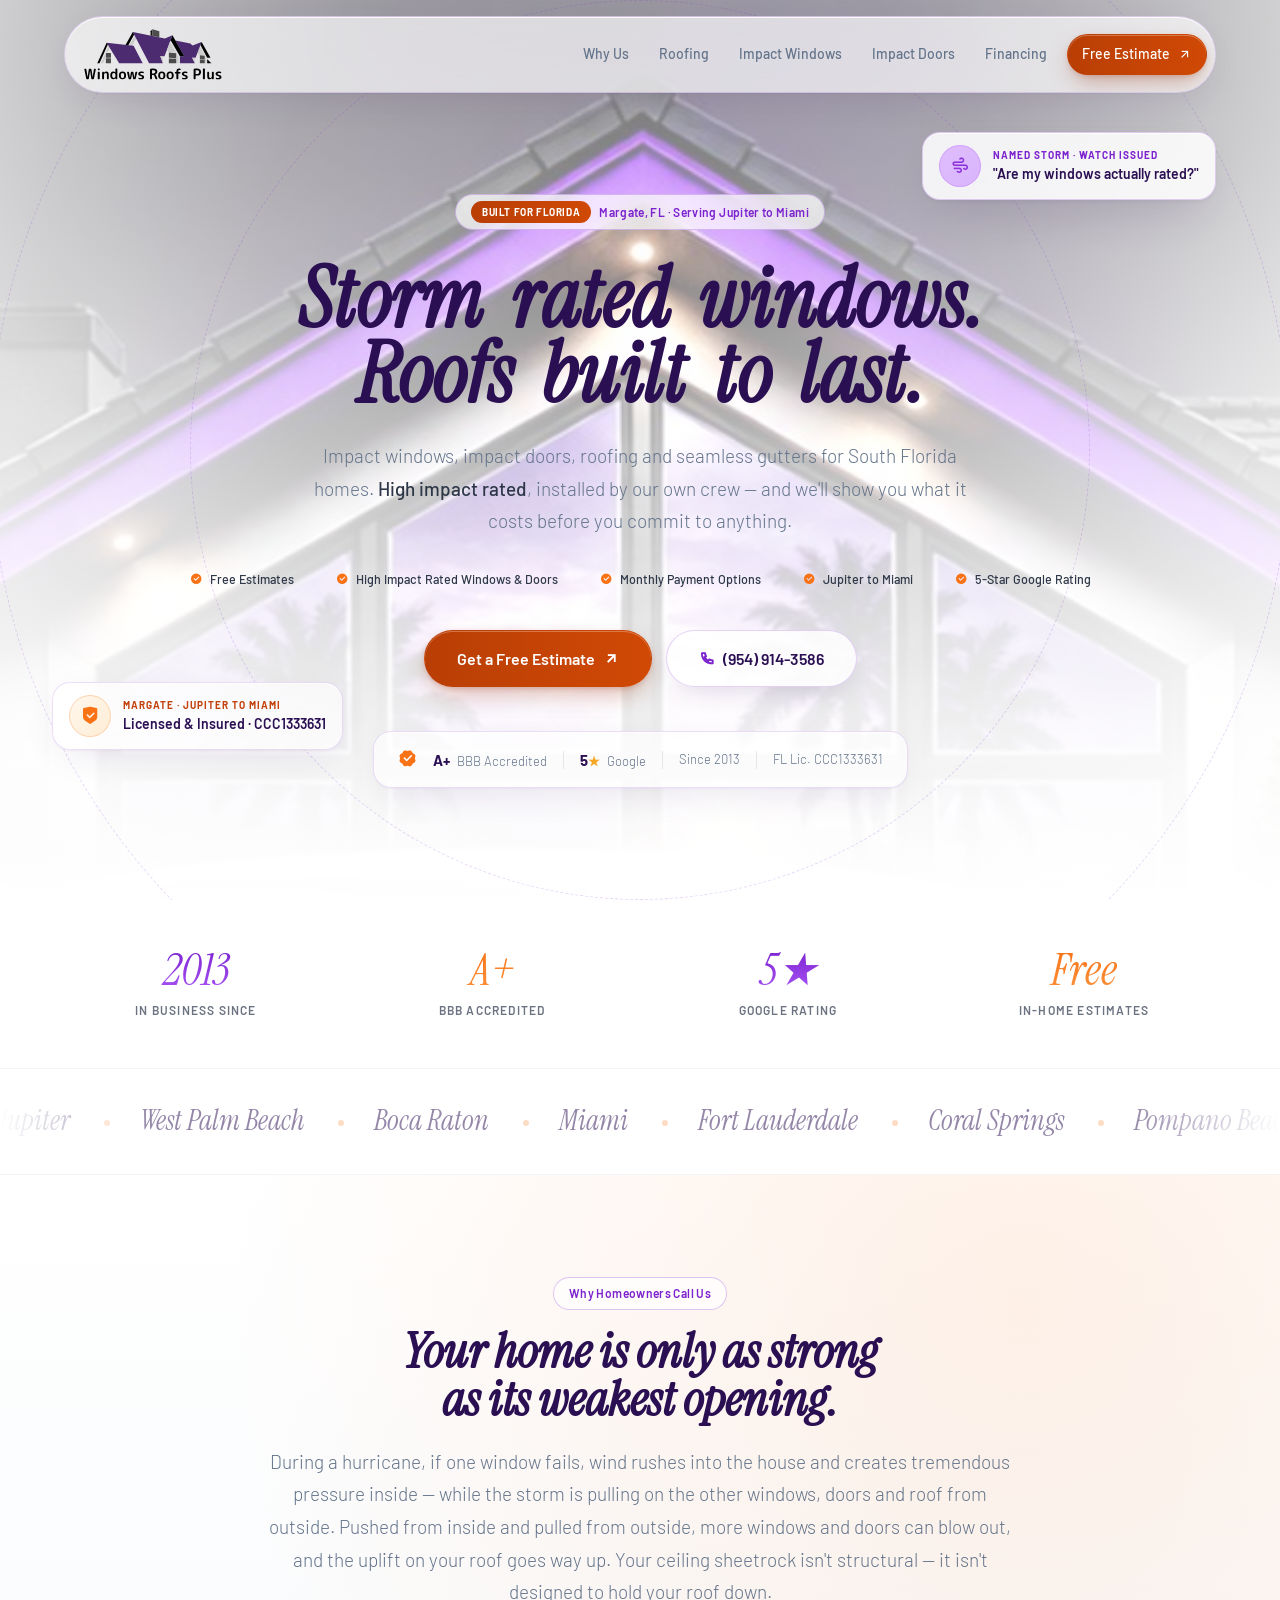
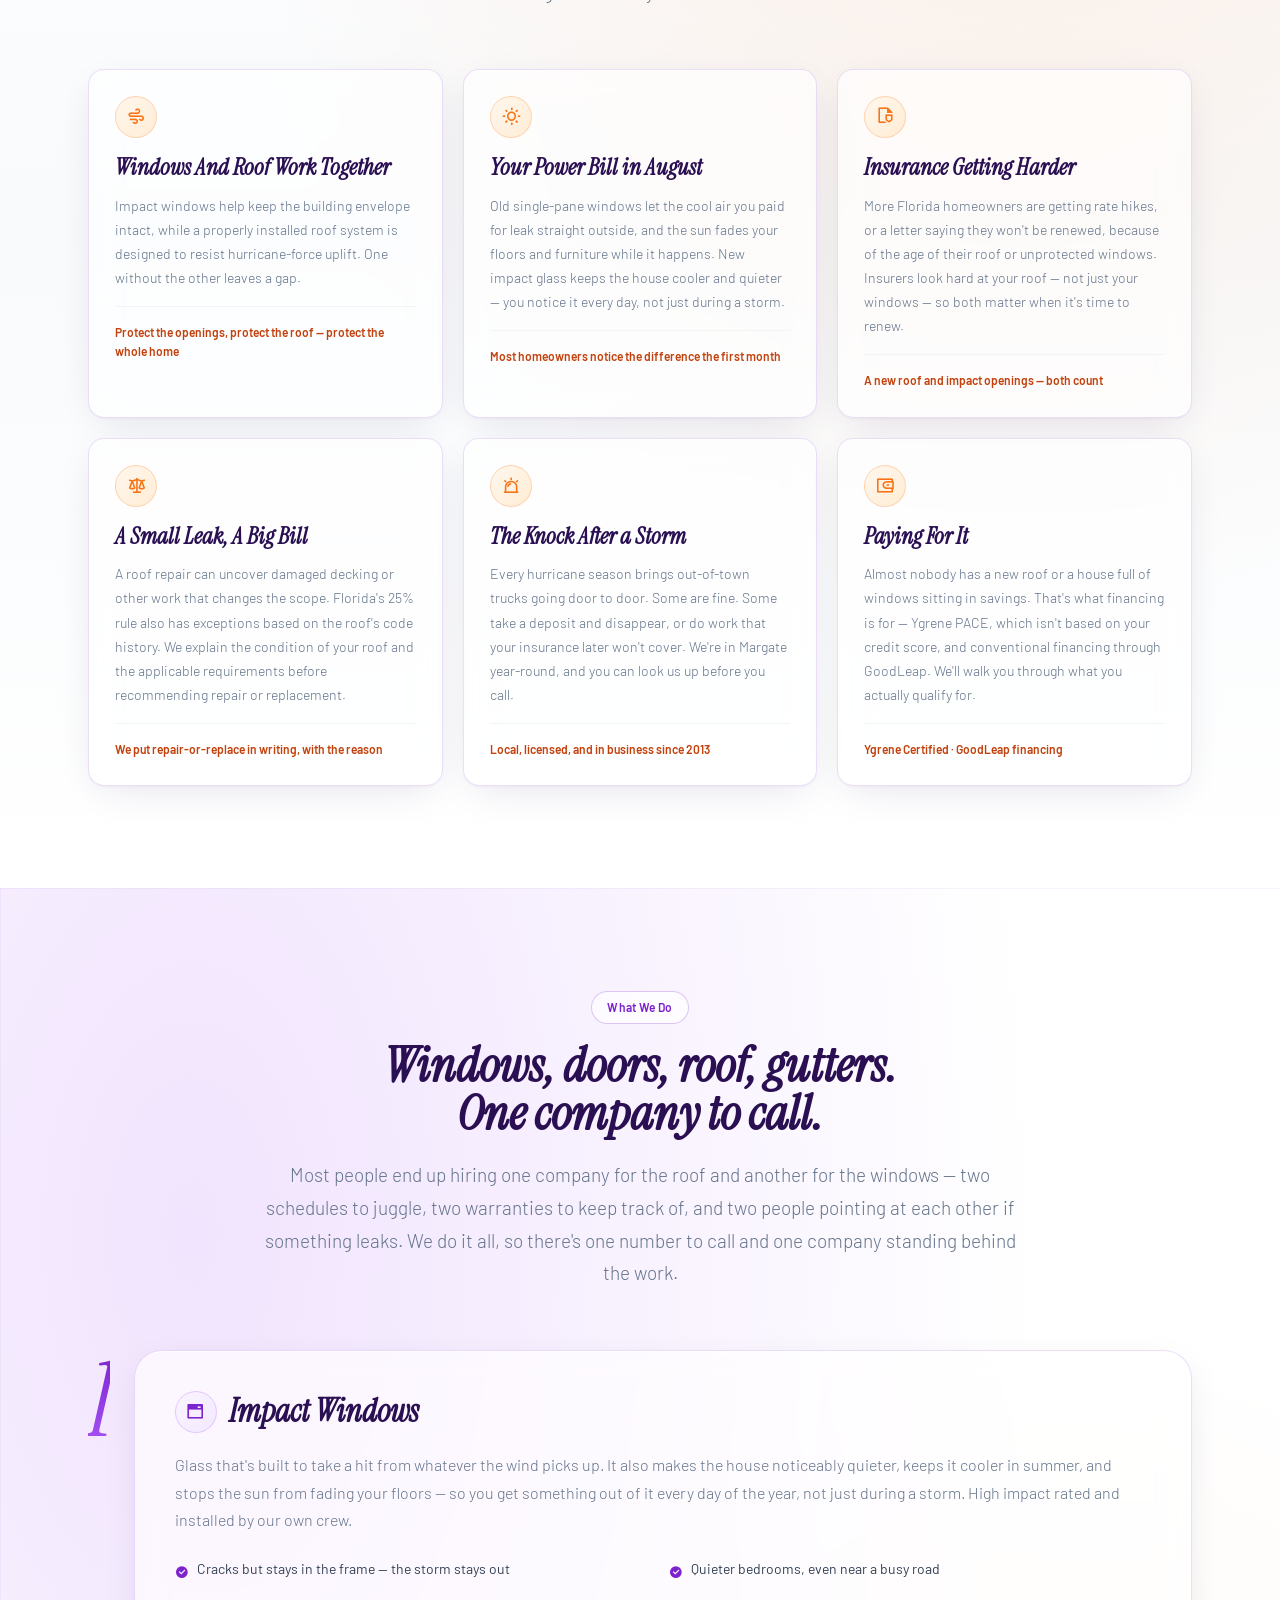
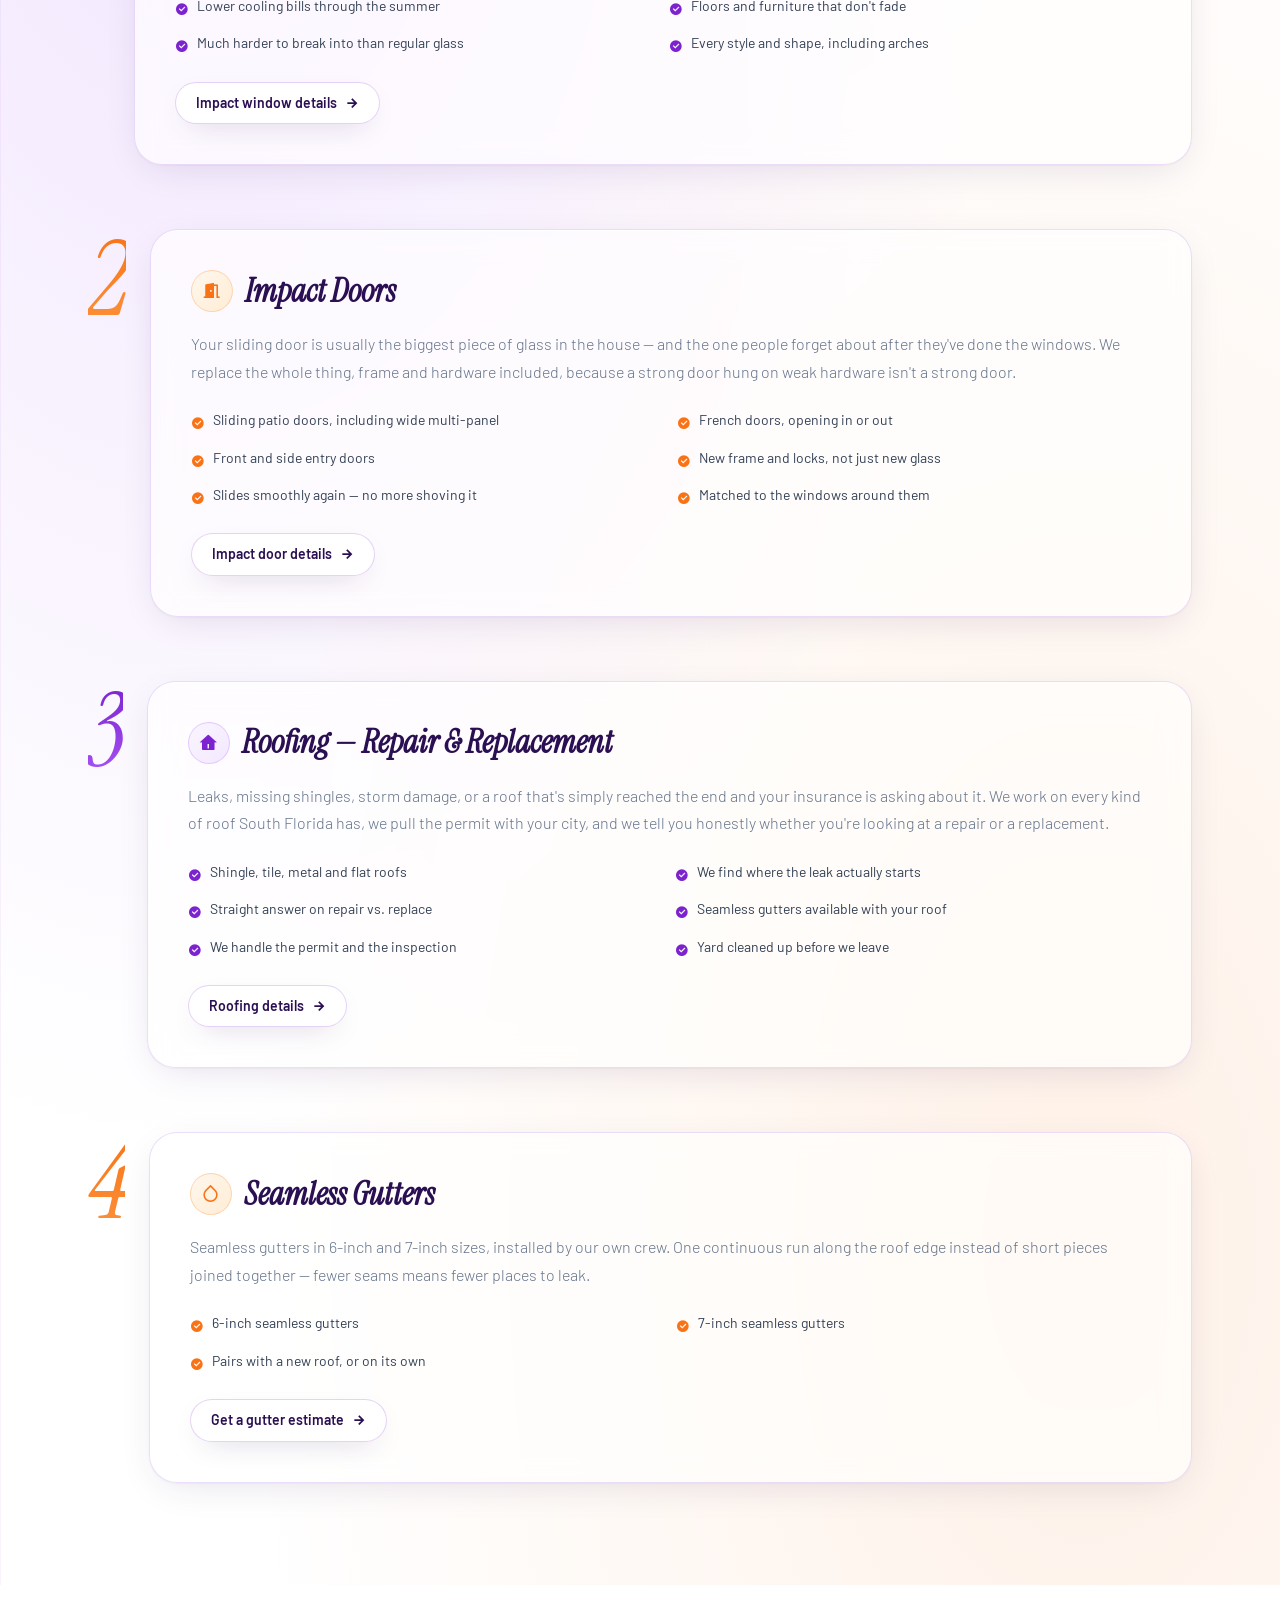
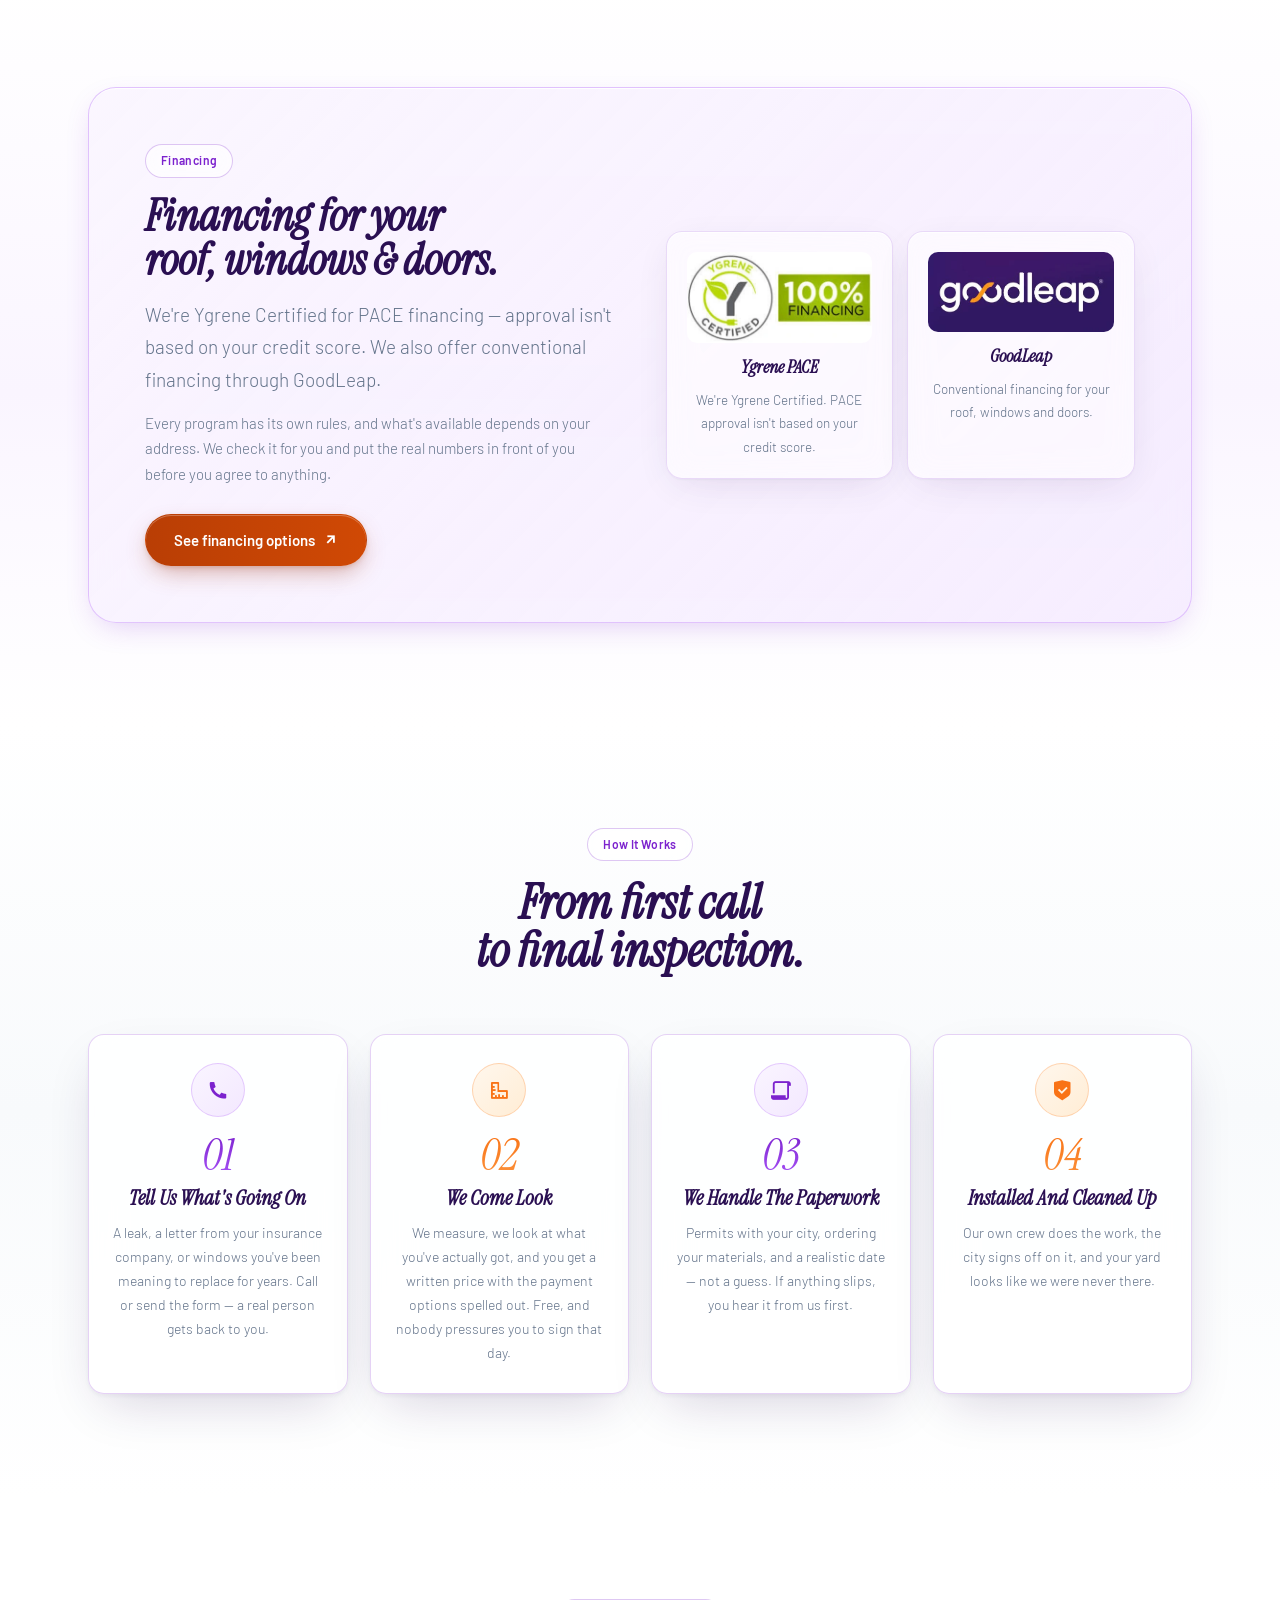
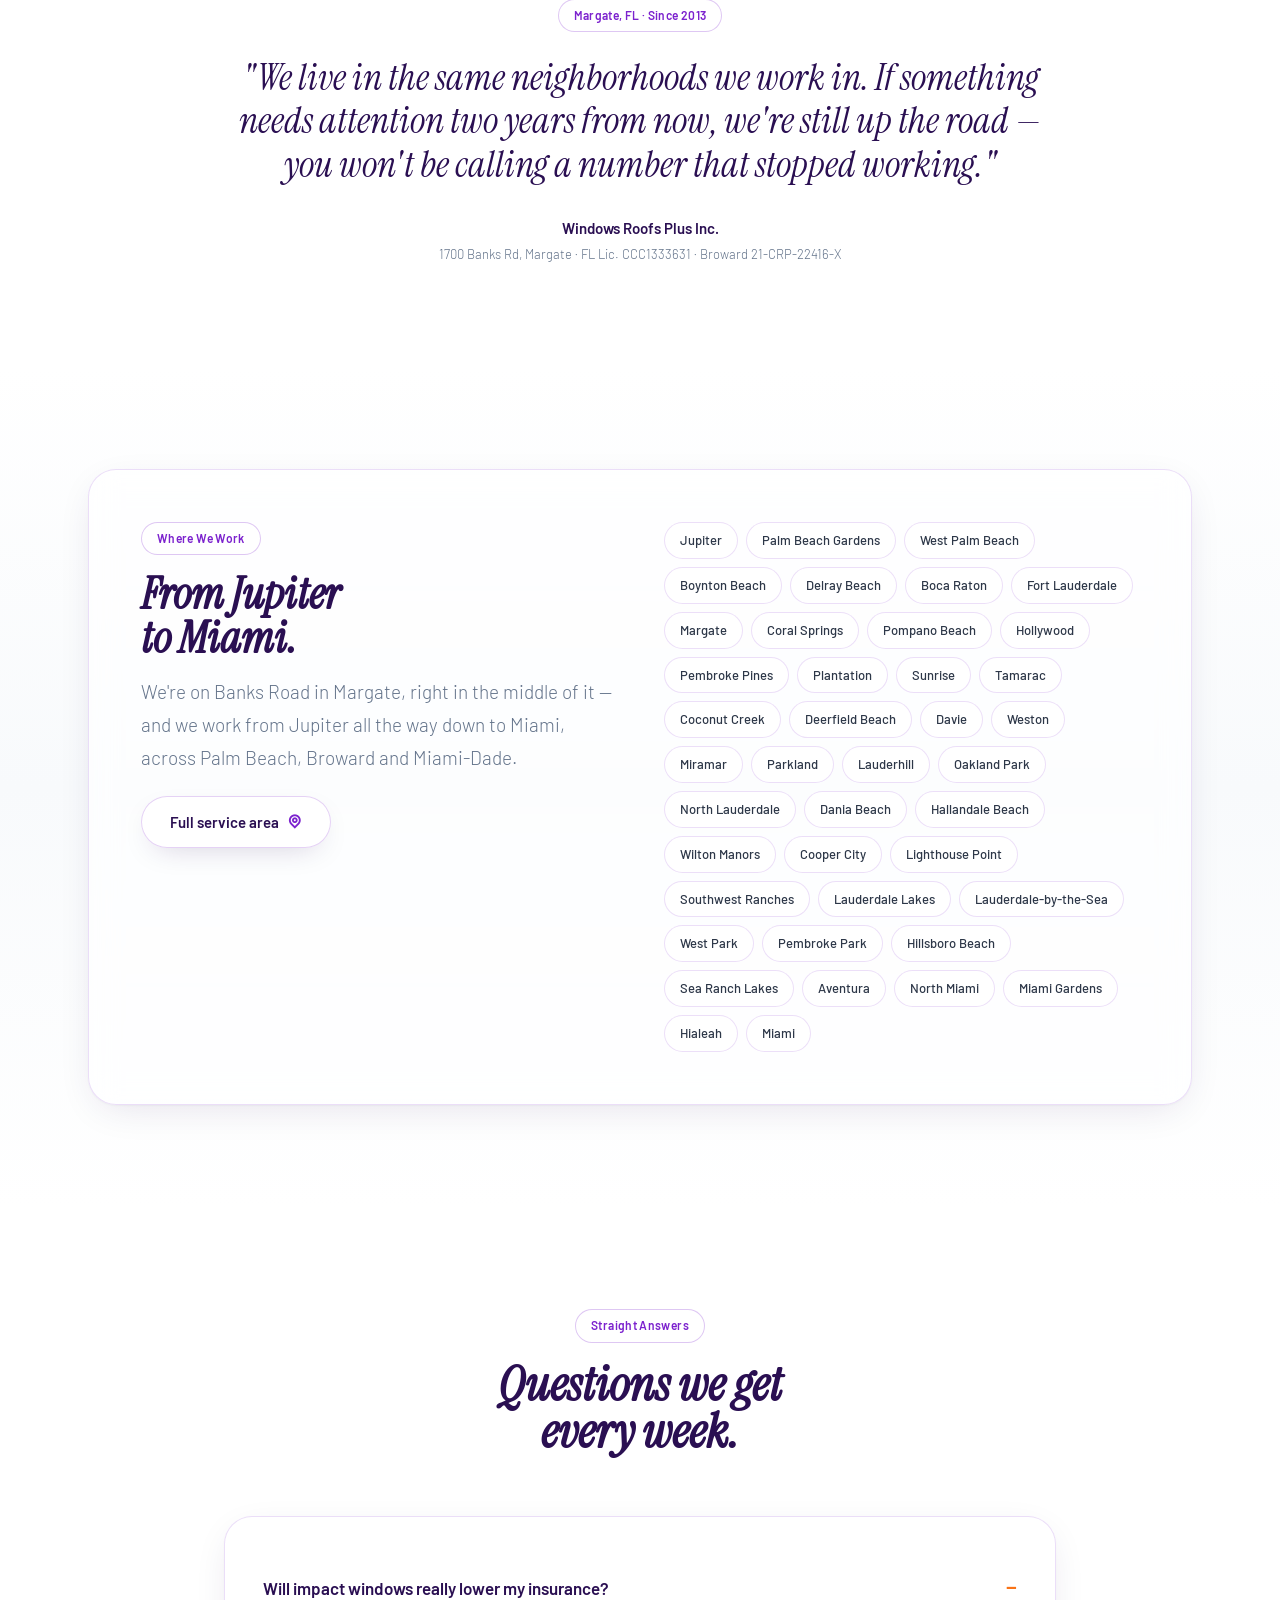
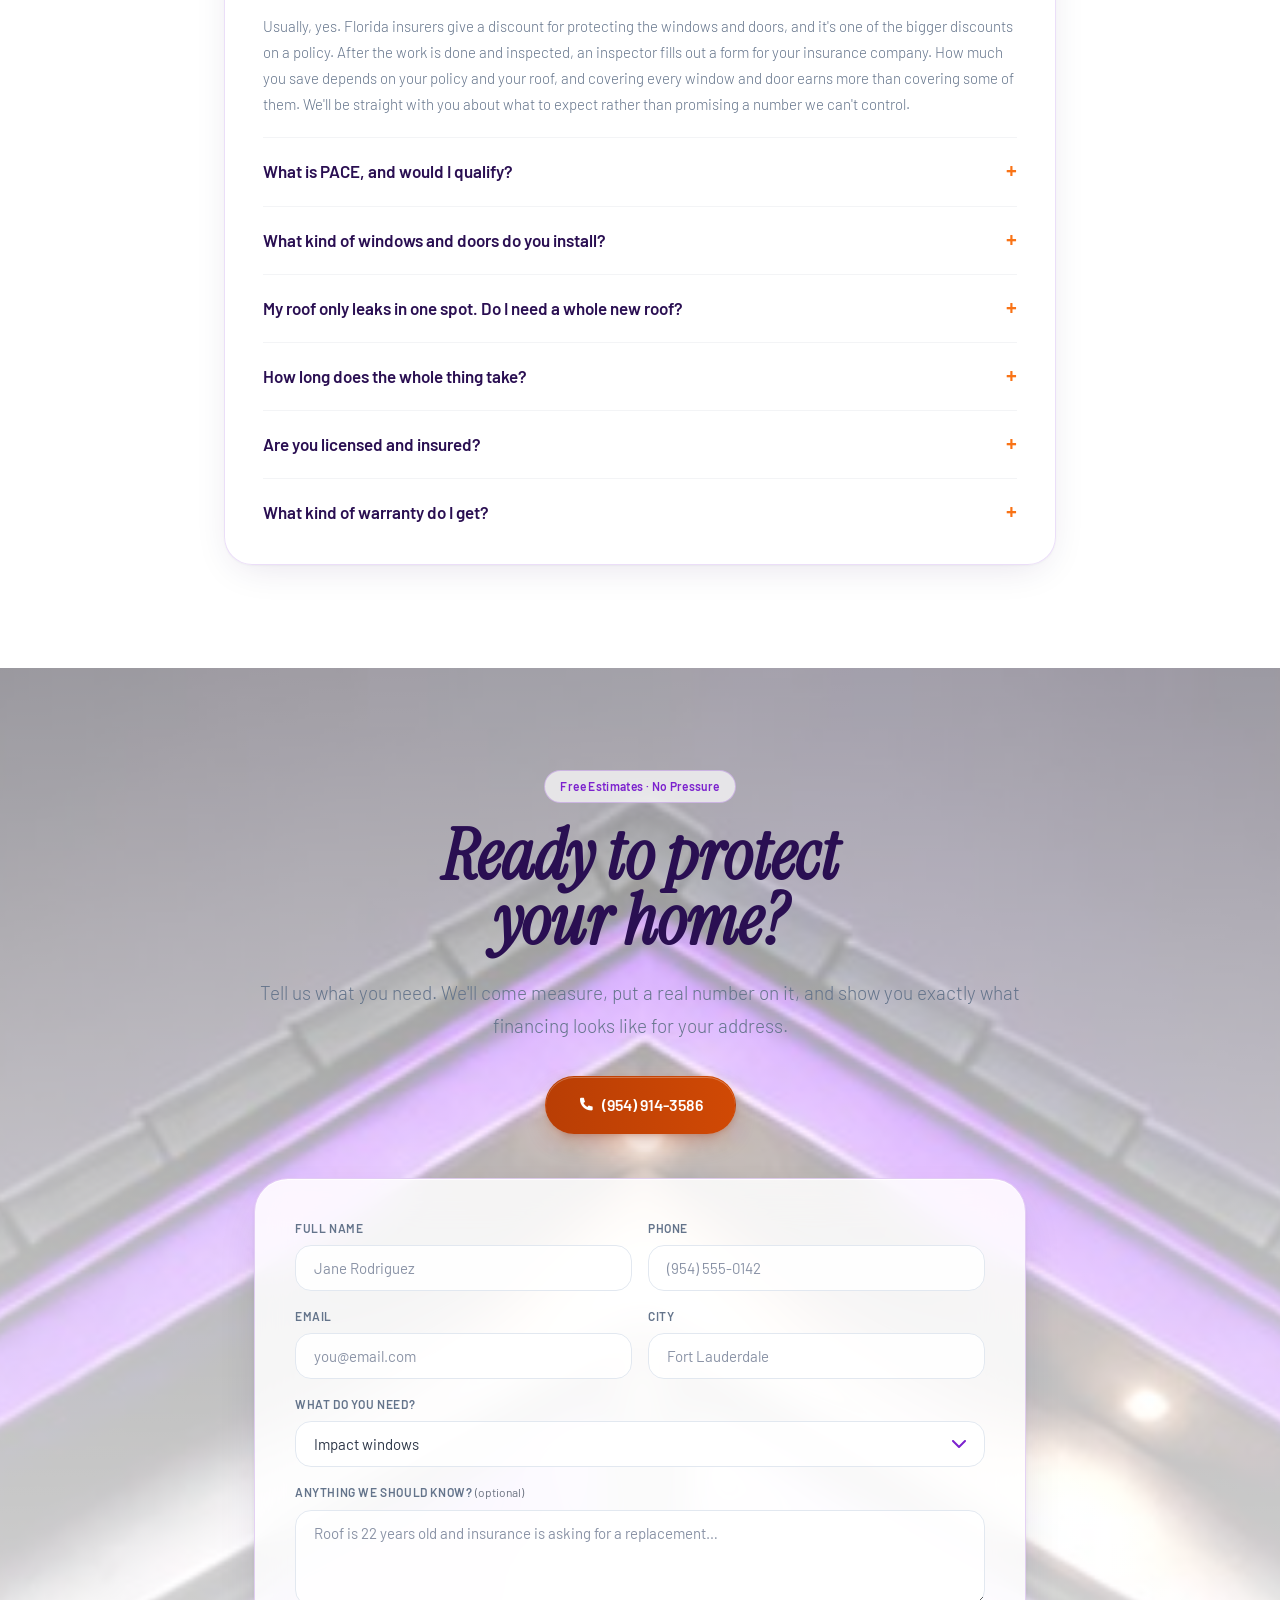
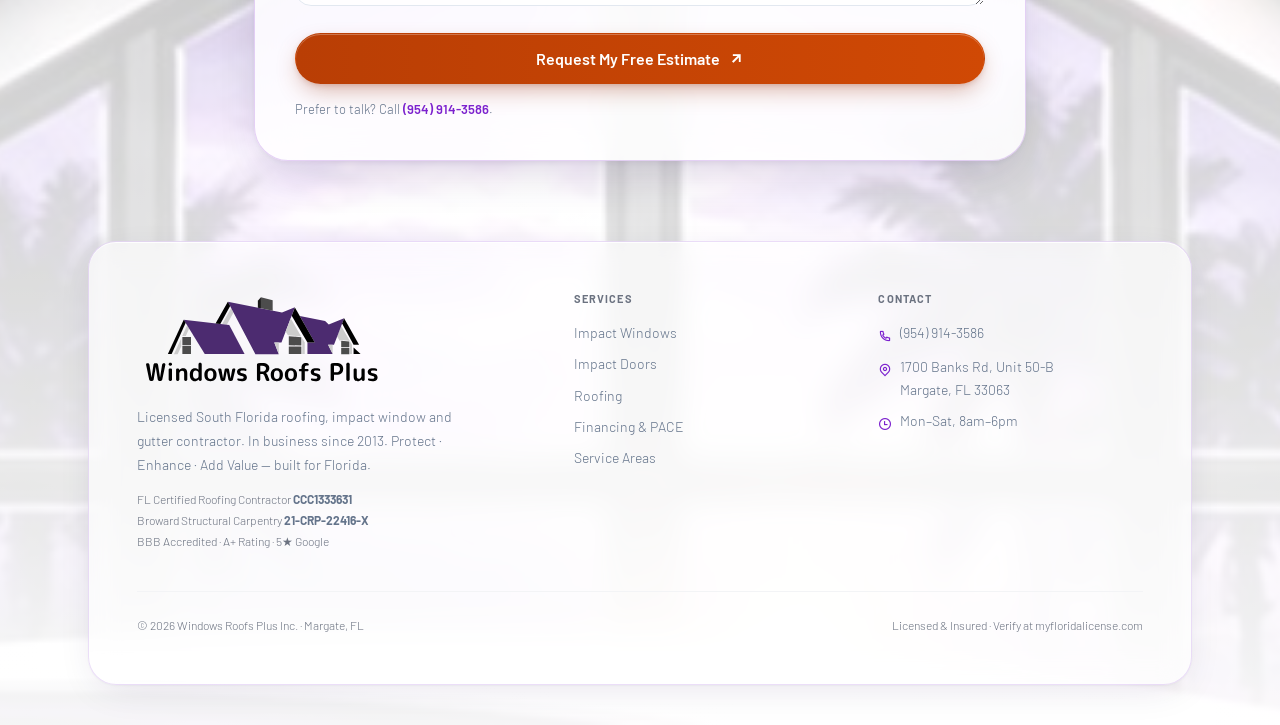
<file: index.html>
<!doctype html>
<html lang="en">
<head>
<meta charset="utf-8">
<meta name="viewport" content="width=device-width,initial-scale=1">
<title>Impact Windows, Doors &amp; Roofing | Margate &amp; Broward FL</title>
<meta name="description" content="Licensed Margate, FL contractor for hurricane impact windows, impact doors, roofing and seamless gutters from Jupiter to Miami. High impact rated windows and doors. Free estimates: (954) 914-3586.">
<meta name="robots" content="index,follow,max-image-preview:large,max-snippet:-1">
<link rel="canonical" href="https://windowsroofsplus.com/">
<meta name="geo.region" content="US-FL">
<meta name="geo.placename" content="Margate, Broward County, Florida">
<meta name="keywords" content="impact windows Broward County, impact doors Fort Lauderdale, roofing contractor Margate FL, hurricane windows South Florida, tile roof replacement Broward, PACE financing roof Florida">

<meta property="og:type" content="website">
<meta property="og:title" content="Windows Roofs Plus Inc. | Roofing · Impact Windows · Impact Doors">
<meta property="og:description" content="Built for Florida. Hurricane-rated impact windows and doors plus full-service roofing from Jupiter to Miami. Free estimates, financing available.">
<meta property="og:url" content="https://windowsroofsplus.com/">
<meta property="og:image" content="https://windowsroofsplus.com/assets/brand/wrp-social-share.jpg">
<meta property="og:image:width" content="1200">
<meta property="og:image:height" content="630">
<meta name="twitter:card" content="summary_large_image">
<meta name="twitter:image" content="https://windowsroofsplus.com/assets/brand/wrp-social-share.jpg">

<link rel="icon" href="/assets/brand/wrp-icon.png" type="image/png">
<link rel="apple-touch-icon" href="/assets/brand/apple-touch-icon.png">

<link rel="preload" href="/assets/fonts/InstrumentSerif-italic-latin.woff2" as="font" type="font/woff2" crossorigin>
<link rel="preload" href="/assets/fonts/Barlow-400-latin.woff2" as="font" type="font/woff2" crossorigin>
<link rel="stylesheet" href="/assets/fonts/fonts.css">
<link rel="stylesheet" href="/assets/fonts/remixicon-subset.css">
<link rel="stylesheet" href="/_ds/fdme-design-system-78336979-7a54-41e8-b9f6-e66e8cb27e16/colors_and_type.css">
<link rel="stylesheet" href="/_ds/fdme-design-system-78336979-7a54-41e8-b9f6-e66e8cb27e16/shared/fdme.css">
<link rel="stylesheet" href="/assets/css/wrp.css">

<script type="application/ld+json">
{"@context":"https://schema.org","@type":["RoofingContractor","HomeAndConstructionBusiness"],
"name":"Windows Roofs Plus Inc.","alternateName":"WRP",
"url":"https://windowsroofsplus.com","telephone":"+19549143586",
"image":"https://windowsroofsplus.com/assets/brand/wrp-social-share.jpg",
"logo":"https://windowsroofsplus.com/assets/brand/wrp-logo-polished.svg",
"slogan":"Protect · Enhance · Add Value — Built for Florida",
"address":{"@type":"PostalAddress","streetAddress":"1700 Banks Rd, Unit 50-B","addressLocality":"Margate","addressRegion":"FL","postalCode":"33063","addressCountry":"US"},
"geo":{"@type":"GeoCoordinates","latitude":"26.2445","longitude":"-80.2064"},
"priceRange":"$$",
"areaServed":[{"@type":"AdministrativeArea","name":"Broward County, Florida"},{"@type":"AdministrativeArea","name":"Miami-Dade County, Florida"},{"@type":"AdministrativeArea","name":"Palm Beach County, Florida"}],
"hasCredential":["Florida Certified Roofing Contractor CCC1333631","Broward County Structural Carpentry Specialty Contractor 21-CRP-22416-X"],"foundingDate":"2013",
"makesOffer":[
 {"@type":"Offer","itemOffered":{"@type":"Service","name":"Roof Replacement &amp; Repair"}},
 {"@type":"Offer","itemOffered":{"@type":"Service","name":"Impact Window Installation"}},
 {"@type":"Offer","itemOffered":{"@type":"Service","name":"Impact Door Installation"}}],
"openingHoursSpecification":{"@type":"OpeningHoursSpecification","dayOfWeek":["Monday","Tuesday","Wednesday","Thursday","Friday","Saturday"],"opens":"08:00","closes":"18:00"}}
</script>
<script type="application/ld+json">
{"@context": "https://schema.org", "@type": "FAQPage", "mainEntity": [{"@type": "Question", "name": "Will impact windows really lower my insurance?", "acceptedAnswer": {"@type": "Answer", "text": "Usually, yes. Florida insurers give a discount for protecting the windows and doors, and it's one of the bigger discounts on a policy. After the work is done and inspected, an inspector fills out a form for your insurance company. How much you save depends on your policy and your roof, and covering every window and door earns more than covering some of them. We'll be straight with you about what to expect rather than promising a number we can't control."}}, {"@type": "Question", "name": "What is PACE, and would I qualify?", "acceptedAnswer": {"@type": "Answer", "text": "PACE is a program that pays for a roof, windows or doors, and you pay it back through your property tax bill instead of a regular loan. We're Ygrene Certified, and PACE approval isn't based on your credit score. It isn't offered everywhere and each program has its own rules, so we check your address first and walk you through it."}}, {"@type": "Question", "name": "What kind of windows and doors do you install?", "acceptedAnswer": {"@type": "Answer", "text": "High impact rated windows and doors, in every style and shape your house has. We work with more than one manufacturer, so we can pick the right product for your house and your budget instead of forcing one brand on every job."}}, {"@type": "Question", "name": "My roof only leaks in one spot. Do I need a whole new roof?", "acceptedAnswer": {"@type": "Answer", "text": "Maybe not. The right scope depends on the damage, the roof's condition and its code history. Florida's 25% rule has an exception for roofing systems or sections that comply with the 2007 Florida Building Code or a later edition. We check which requirements apply to your roof before recommending repairs or replacement. We'll show you what we find, put repair-or-replace in writing with the reason, and let you decide before anything is torn off."}}, {"@type": "Question", "name": "How long does the whole thing take?", "acceptedAnswer": {"@type": "Answer", "text": "The waiting is mostly on the window and door order, not at your house. Once everything is measured, permitted and built, most homes are done in one to three days depending on how many windows there are and whether there's stucco work around them. We give you a real date up front and tell you right away if it moves."}}, {"@type": "Question", "name": "Are you licensed and insured?", "acceptedAnswer": {"@type": "Answer", "text": "Yes — and you shouldn't take our word for it. Windows Roofs Plus Inc. holds Florida Certified Roofing Contractor license CCC1333631 and Broward County Structural Carpentry Specialty Contractor license 21-CRP-22416-X, carries liability and workers' comp, and is BBB Accredited with an A+ rating. You can look the license up yourself at myfloridalicense.com, and you should do that with any contractor who knocks on your door."}}, {"@type": "Question", "name": "What kind of warranty do I get?", "acceptedAnswer": {"@type": "Answer", "text": "The windows, doors and roofing materials all come with the manufacturer's warranty. Our own workmanship warranty is written into your contract in plain language — ask us for it, read it, and ask anyone else you're getting a quote from for theirs too. If a contractor won't put a warranty in writing, that tells you something."}}]}
</script>
</head>
<body>
<a class="skip-link" href="#main">Skip to content</a>

<!-- ─── NAVBAR ─────────────────────────────────────────────────── -->
<div class="nav-wrap">
  <nav class="nav glass">
    <a href="/" class="nav-logo" aria-label="Windows Roofs Plus Inc. home">
      <img src="/assets/brand/wrp-logo-polished.svg" alt="Windows Roofs Plus Inc. — Roofing, Impact Windows, Impact Doors" width="828" height="328">
    </a>
    <div class="nav-links">
      <a href="#pain">Why Us</a>
      <a href="/services/roofing.html">Roofing</a>
      <a href="/services/impact-windows.html">Impact Windows</a>
      <a href="/services/impact-doors.html">Impact Doors</a>
      <a href="/financing.html">Financing</a>
      <a href="#estimate" class="fdme-cta btn btn-sm" style="margin-left:4px">Free Estimate <i class="ri-arrow-right-up-line"></i></a>
    </div>
    <button class="nav-toggle" id="navToggle" aria-label="Open menu" aria-expanded="false"><i class="ri-menu-line"></i></button>
  </nav>
  <div class="mobile-menu glass-strong" id="mobileMenu">
    <a href="/services/roofing.html">Roofing</a>
    <a href="/services/impact-windows.html">Impact Windows</a>
    <a href="/services/impact-doors.html">Impact Doors</a>
    <a href="/financing.html">Financing</a>
    <a href="/service-areas.html">Service Areas</a>
    <a href="tel:+19549143586" style="color:var(--violet-500)"><i class="ri-phone-fill"></i> (954) 914-3586</a>
  </div>
</div>

<!-- ─── HERO ──────────────────────────────────────────────────── -->
<section class="hero" id="home">
  <div class="hero-media video-light-tint">
    <img class="ken-burns" src="/assets/brand/hero-bg.jpg" alt="" width="2000" height="438" fetchpriority="high">
  </div>

  <div class="orbit-wrap">
    <div class="orbit float-y" style="width:900px;height:900px"></div>
    <div class="orbit" style="width:1300px;height:1300px"></div>
    <div class="orbit" style="width:1700px;height:1700px"></div>
  </div>

  <div class="hero-float hero-float-a glass-strong blur-in" style="animation-delay:1.4s">
    <div style="position:relative">
      <div class="icon-pill"><i class="ri-windy-line"></i></div>
      <span class="pulse-ring" style="position:absolute;inset:0;border-radius:9999px;background:rgba(168,85,247,.35)"></span>
    </div>
    <div>
      <div class="float-label" style="color:var(--violet-500)">Named storm · Watch issued</div>
      <div class="float-text">"Are my windows actually rated?"</div>
    </div>
  </div>

  <div class="hero-float hero-float-b glass blur-in" style="animation-delay:1.6s">
    <div class="icon-pill-orange"><i class="ri-shield-check-fill"></i></div>
    <div>
      <div class="float-label" style="color:var(--orange-600)">Margate · Jupiter to Miami</div>
      <div class="float-text">Licensed &amp; Insured · CCC1333631</div>
    </div>
  </div>

  <div class="container hero-inner">
    <div class="eyebrow blur-in" style="animation-delay:.1s">
      <span style="background:linear-gradient(90deg,var(--cta-from),var(--cta-to));color:#fff;border-radius:9999px;padding:3px 11px;font-size:10px;font-weight:700;letter-spacing:.06em">BUILT FOR FLORIDA</span>
      Margate, FL · Serving Jupiter to Miami
    </div>

    <h1 class="h-display" style="font-size:clamp(3rem,6.5vw,5.5rem);line-height:.9;margin-top:32px">
      <span class="blur-word" style="animation-delay:.2s">Storm&nbsp;</span>
      <span class="blur-word" style="animation-delay:.35s">rated&nbsp;</span>
      <span class="blur-word" style="animation-delay:.5s">windows.</span><br>
      <span class="blur-word" style="animation-delay:.7s">Roofs&nbsp;</span>
      <span class="blur-word" style="animation-delay:.85s">built&nbsp;</span>
      <span class="blur-word" style="animation-delay:1.0s">to&nbsp;</span>
      <span class="blur-word" style="animation-delay:1.15s">last.</span>
    </h1>

    <p class="lead blur-in" style="animation-delay:1.3s;max-width:660px;margin:28px auto 0">
      Impact windows, impact doors, roofing and seamless gutters for South Florida homes. <strong>High impact rated</strong>,
      installed by our own crew — and we'll show you what it costs before you commit to anything.
    </p>

    <div class="hero-badges blur-in" style="animation-delay:1.45s">
      <span class="badge"><i class="ri-checkbox-circle-fill"></i>Free Estimates</span>
      <span class="badge"><i class="ri-checkbox-circle-fill"></i>High Impact Rated Windows &amp; Doors</span>
      <span class="badge"><i class="ri-checkbox-circle-fill"></i>Monthly Payment Options</span>
      <span class="badge"><i class="ri-checkbox-circle-fill"></i>Jupiter to Miami</span>
      <span class="badge"><i class="ri-checkbox-circle-fill"></i>5-Star Google Rating</span>
    </div>

    <div class="hero-cta blur-in" style="animation-delay:1.6s">
      <a href="#estimate" class="fdme-cta btn btn-lg">Get a Free Estimate <i class="ri-arrow-right-up-line"></i></a>
      <a href="tel:+19549143586" class="btn btn-ghost btn-lg"><i class="ri-phone-line" style="color:var(--violet-500)"></i>(954) 914-3586</a>
    </div>

    <div class="blur-in" style="animation-delay:1.8s">
      <div class="trust-strip glass">
        <div class="stars"><i class="ri-verified-badge-fill" style="font-size:19px"></i></div>
        <div>
          <span style="font-weight:700;color:var(--plum-900);font-size:15px">A+</span>
          <span style="color:var(--fg-3);font-size:13px;font-weight:300;margin-left:4px">BBB Accredited</span>
        </div>
        <div class="trust-div"></div>
        <div>
          <span style="font-weight:700;color:var(--plum-900);font-size:15px">5<span style="color:#F5A623;font-size:13px">★</span></span>
          <span style="color:var(--fg-3);font-size:13px;font-weight:300;margin-left:4px">Google</span>
        </div>
        <div class="trust-div"></div>
        <span class="trust-src" style="font-size:13px;font-weight:300;color:var(--fg-3)">Since 2013</span>
        <div class="trust-div"></div>
        <span class="trust-src" style="font-size:13px;font-weight:300;color:var(--fg-3)">FL Lic. CCC1333631</span>
      </div>
    </div>
  </div>
</section>

<!-- ─── TRUST BAR ─────────────────────────────────────────────── -->
<main id="main">
<section class="trust-bar">
  <div class="stats">
    <div class="stat reveal">
      <div class="h-display stat-value num">2013</div>
      <div class="stat-label">In Business Since</div>
    </div>
    <div class="stat reveal">
      <div class="h-display stat-value-orange num">A+</div>
      <div class="stat-label">BBB Accredited</div>
    </div>
    <div class="stat reveal">
      <div class="h-display stat-value num">5★</div>
      <div class="stat-label">Google Rating</div>
    </div>
    <div class="stat reveal">
      <div class="h-display stat-value-orange num">Free</div>
      <div class="stat-label">In-Home Estimates</div>
    </div>
  </div>
</section>


<!-- ─── SERVICE-AREA MARQUEE ──────────────────────────────────── -->
<section class="marquee-band" aria-hidden="true">
  <div class="marquee-wrap">
    <div class="marquee-track"><span>Jupiter</span><span>West Palm Beach</span><span>Boca Raton</span><span>Miami</span><span>Fort Lauderdale</span><span>Coral Springs</span><span>Pompano Beach</span><span>Hollywood</span><span>Pembroke Pines</span><span>Plantation</span><span>Sunrise</span><span>Tamarac</span><span>Coconut Creek</span><span>Deerfield Beach</span><span>Davie</span><span>Weston</span><span>Miramar</span><span>Parkland</span><span>Margate</span><span>Jupiter</span><span>West Palm Beach</span><span>Boca Raton</span><span>Miami</span><span>Fort Lauderdale</span><span>Coral Springs</span><span>Pompano Beach</span><span>Hollywood</span><span>Pembroke Pines</span><span>Plantation</span><span>Sunrise</span><span>Tamarac</span><span>Coconut Creek</span><span>Deerfield Beach</span><span>Davie</span><span>Weston</span><span>Miramar</span><span>Parkland</span><span>Margate</span></div>
  </div>
</section>

<!-- ─── PAIN ──────────────────────────────────────────────────── -->
<section class="sec sec-alt" id="pain">
  <div class="glow-b"></div>
  <div class="container" style="position:relative;z-index:10">
    <div class="sec-head">
      <div class="eyebrow reveal" style="color:var(--orange-600);border-color:rgba(249,115,22,.3)">Why Homeowners Call Us</div>
      <h2 class="h-display reveal">Your home is only as strong<br>as its weakest opening.</h2>
      <p class="lead reveal" style="margin-top:22px">
        During a hurricane, if one window fails, wind rushes into the house and creates tremendous pressure inside — while the storm is pulling on the other windows, doors and roof from outside. Pushed from inside and pulled from outside, more windows and doors can blow out, and the uplift on your roof goes way up. Your ceiling sheetrock isn't structural — it isn't designed to hold your roof down.
      </p>
    </div>

    <div class="grid-3">
      <div class="glass card pain-card hover-lift reveal">
        <div class="icon-pill-orange"><i class="ri-windy-line"></i></div>
        <h4 class="h-display">Windows And Roof Work Together</h4>
        <p>Impact windows help keep the building envelope intact, while a properly installed roof system is designed to resist hurricane-force uplift. One without the other leaves a gap.</p>
        <div class="pain-note">Protect the openings, protect the roof — protect the whole home</div>
      </div>
      <div class="glass card pain-card hover-lift reveal">
        <div class="icon-pill-orange"><i class="ri-sun-line"></i></div>
        <h4 class="h-display">Your Power Bill in August</h4>
        <p>Old single-pane windows let the cool air you paid for leak straight outside, and the sun fades your floors and furniture while it happens. New impact glass keeps the house cooler and quieter — you notice it every day, not just during a storm.</p>
        <div class="pain-note">Most homeowners notice the difference the first month</div>
      </div>
      <div class="glass card pain-card hover-lift reveal">
        <div class="icon-pill-orange"><i class="ri-file-shield-2-line"></i></div>
        <h4 class="h-display">Insurance Getting Harder</h4>
        <p>More Florida homeowners are getting rate hikes, or a letter saying they won't be renewed, because of the age of their roof or unprotected windows. Insurers look hard at your roof — not just your windows — so both matter when it's time to renew.</p>
        <div class="pain-note">A new roof and impact openings — both count</div>
      </div>
      <div class="glass card pain-card hover-lift reveal">
        <div class="icon-pill-orange"><i class="ri-scales-3-line"></i></div>
        <h4 class="h-display">A Small Leak, A Big Bill</h4>
        <p>A roof repair can uncover damaged decking or other work that changes the scope. Florida's 25% rule also has exceptions based on the roof's code history. We explain the condition of your roof and the applicable requirements before recommending repair or replacement.</p>
        <div class="pain-note">We put repair-or-replace in writing, with the reason</div>
      </div>
      <div class="glass card pain-card hover-lift reveal">
        <div class="icon-pill-orange"><i class="ri-alarm-warning-line"></i></div>
        <h4 class="h-display">The Knock After a Storm</h4>
        <p>Every hurricane season brings out-of-town trucks going door to door. Some are fine. Some take a deposit and disappear, or do work that your insurance later won't cover. We're in Margate year-round, and you can look us up before you call.</p>
        <div class="pain-note">Local, licensed, and in business since 2013</div>
      </div>
      <div class="glass card pain-card hover-lift reveal">
        <div class="icon-pill-orange"><i class="ri-wallet-3-line"></i></div>
        <h4 class="h-display">Paying For It</h4>
        <p>Almost nobody has a new roof or a house full of windows sitting in savings. That's what financing is for — Ygrene PACE, which isn't based on your credit score, and conventional financing through GoodLeap. We'll walk you through what you actually qualify for.</p>
        <div class="pain-note">Ygrene Certified · GoodLeap financing</div>
      </div>
    </div>
  </div>
</section>

<!-- ─── SERVICES ──────────────────────────────────────────────── -->
<section class="sec grid-bg" id="services" style="background:#fff">
  <div class="glow-a"></div>
  <div class="container" style="position:relative;z-index:10">
    <div class="sec-head">
      <div class="eyebrow reveal">What We Do</div>
      <h2 class="h-display reveal">Windows, doors, roof, gutters.<br>One company to call.</h2>
      <p class="lead reveal" style="margin-top:22px">Most people end up hiring one company for the roof and another for the windows — two schedules to juggle, two warranties to keep track of, and two people pointing at each other if something leaks. We do it all, so there's one number to call and one company standing behind the work.</p>
    </div>

    <div class="svc reveal">
      <div class="svc-num stat-value">1</div>
      <div class="glass round-2xl svc-body">
        <div style="display:flex;align-items:center;gap:12px;margin-bottom:18px;flex-wrap:wrap">
          <div class="icon-pill"><i class="ri-window-2-fill"></i></div>
          <h3 class="h-display">Impact Windows</h3>
        </div>
        <p style="font-size:16px">Glass that's built to take a hit from whatever the wind picks up. It also makes the house noticeably quieter, keeps it cooler in summer, and stops the sun from fading your floors — so you get something out of it every day of the year, not just during a storm. High impact rated and installed by our own crew.</p>
        <ul class="check-list">
          <li><i class="ri-checkbox-circle-fill"></i>Cracks but stays in the frame — the storm stays out</li>
          <li><i class="ri-checkbox-circle-fill"></i>Quieter bedrooms, even near a busy road</li>
          <li><i class="ri-checkbox-circle-fill"></i>Lower cooling bills through the summer</li>
          <li><i class="ri-checkbox-circle-fill"></i>Floors and furniture that don't fade</li>
          <li><i class="ri-checkbox-circle-fill"></i>Much harder to break into than regular glass</li>
          <li><i class="ri-checkbox-circle-fill"></i>Every style and shape, including arches</li>
        </ul>
        <a href="/services/impact-windows.html" class="btn btn-ghost btn-sm" style="margin-top:24px">Impact window details <i class="ri-arrow-right-line"></i></a>
      </div>
    </div>

    <div class="svc reveal">
      <div class="svc-num stat-value-orange">2</div>
      <div class="glass round-2xl svc-body">
        <div style="display:flex;align-items:center;gap:12px;margin-bottom:18px;flex-wrap:wrap">
          <div class="icon-pill-orange"><i class="ri-door-open-fill"></i></div>
          <h3 class="h-display">Impact Doors</h3>
        </div>
        <p style="font-size:16px">Your sliding door is usually the biggest piece of glass in the house — and the one people forget about after they've done the windows. We replace the whole thing, frame and hardware included, because a strong door hung on weak hardware isn't a strong door.</p>
        <ul class="check-list orange">
          <li><i class="ri-checkbox-circle-fill"></i>Sliding patio doors, including wide multi-panel</li>
          <li><i class="ri-checkbox-circle-fill"></i>French doors, opening in or out</li>
          <li><i class="ri-checkbox-circle-fill"></i>Front and side entry doors</li>
          <li><i class="ri-checkbox-circle-fill"></i>New frame and locks, not just new glass</li>
          <li><i class="ri-checkbox-circle-fill"></i>Slides smoothly again — no more shoving it</li>
          <li><i class="ri-checkbox-circle-fill"></i>Matched to the windows around them</li>
        </ul>
        <a href="/services/impact-doors.html" class="btn btn-ghost btn-sm" style="margin-top:24px">Impact door details <i class="ri-arrow-right-line"></i></a>
      </div>
    </div>

    <div class="svc reveal">
      <div class="svc-num stat-value">3</div>
      <div class="glass round-2xl svc-body">
        <div style="display:flex;align-items:center;gap:12px;margin-bottom:18px;flex-wrap:wrap">
          <div class="icon-pill"><i class="ri-home-4-fill"></i></div>
          <h3 class="h-display">Roofing — Repair &amp; Replacement</h3>
        </div>
        <p style="font-size:16px">Leaks, missing shingles, storm damage, or a roof that's simply reached the end and your insurance is asking about it. We work on every kind of roof South Florida has, we pull the permit with your city, and we tell you honestly whether you're looking at a repair or a replacement.</p>
        <ul class="check-list">
          <li><i class="ri-checkbox-circle-fill"></i>Shingle, tile, metal and flat roofs</li>
          <li><i class="ri-checkbox-circle-fill"></i>We find where the leak actually starts</li>
          <li><i class="ri-checkbox-circle-fill"></i>Straight answer on repair vs. replace</li>
          <li><i class="ri-checkbox-circle-fill"></i>Seamless gutters available with your roof</li>
          <li><i class="ri-checkbox-circle-fill"></i>We handle the permit and the inspection</li>
          <li><i class="ri-checkbox-circle-fill"></i>Yard cleaned up before we leave</li>
        </ul>
        <a href="/services/roofing.html" class="btn btn-ghost btn-sm" style="margin-top:24px">Roofing details <i class="ri-arrow-right-line"></i></a>
      </div>
    </div>

    <div class="svc reveal">
      <div class="svc-num stat-value-orange">4</div>
      <div class="glass round-2xl svc-body">
        <div style="display:flex;align-items:center;gap:12px;margin-bottom:18px;flex-wrap:wrap">
          <div class="icon-pill-orange"><i class="ri-drop-line"></i></div>
          <h3 class="h-display">Seamless Gutters</h3>
        </div>
        <p style="font-size:16px">Seamless gutters in 6-inch and 7-inch sizes, installed by our own crew. One continuous run along the roof edge instead of short pieces joined together — fewer seams means fewer places to leak.</p>
        <ul class="check-list orange">
          <li><i class="ri-checkbox-circle-fill"></i>6-inch seamless gutters</li>
          <li><i class="ri-checkbox-circle-fill"></i>7-inch seamless gutters</li>
          <li><i class="ri-checkbox-circle-fill"></i>Pairs with a new roof, or on its own</li>
        </ul>
        <a href="#estimate" class="btn btn-ghost btn-sm" style="margin-top:24px">Get a gutter estimate <i class="ri-arrow-right-line"></i></a>
      </div>
    </div>
  </div>
</section>

<!-- ─── FINANCING ─────────────────────────────────────────────── -->
<section class="sec" id="financing" style="background:linear-gradient(180deg,#fff 0%,#FAF5FF 55%,#fff 100%)">
  <div class="container">
    <div class="glass-violet round-2xl reveal" style="padding:clamp(28px,4.5vw,56px)">
      <div class="grid-2" style="align-items:center;gap:clamp(28px,4vw,52px)">
        <div>
          <div class="eyebrow">Financing</div>
          <h2 class="h-display" style="font-size:clamp(2rem,3.4vw,3rem);line-height:1;margin:18px 0 16px">Financing for your<br>roof, windows &amp; doors.</h2>
          <p class="lead">We're Ygrene Certified for PACE financing — approval isn't based on your credit score. We also offer conventional financing through GoodLeap.</p>
          <p style="margin-top:14px;font-size:15px">Every program has its own rules, and what's available depends on your address. We check it for you and put the real numbers in front of you before you agree to anything.</p>
          <a href="/financing.html" class="fdme-cta btn" style="margin-top:26px">See financing options <i class="ri-arrow-right-up-line"></i></a>
        </div>
        <div class="grid-2" style="gap:14px">
          <div class="glass card" style="padding:20px;text-align:center"><img src="/assets/brand/partner-ygrene.webp" alt="Ygrene Certified — 100% Financing" width="386" height="188" loading="lazy" style="width:100%;max-width:220px;margin:0 auto 10px;border-radius:10px"><h4 class="h-display" style="font-size:1.15rem;margin:8px 0 6px">Ygrene PACE</h4><p style="font-size:13.5px">We're Ygrene Certified. PACE approval isn't based on your credit score.</p></div>
          <div class="glass card" style="padding:20px;text-align:center"><img src="/assets/brand/partner-goodleap.webp" alt="GoodLeap" width="515" height="220" loading="lazy" style="width:100%;max-width:220px;margin:0 auto 10px;border-radius:10px"><h4 class="h-display" style="font-size:1.15rem;margin:8px 0 6px">GoodLeap</h4><p style="font-size:13.5px">Conventional financing for your roof, windows and doors.</p></div>
        </div>
      </div>
    </div>
  </div>
</section>

<!-- ─── PROCESS ───────────────────────────────────────────────── -->
<section class="sec sec-alt" id="process">
  <div class="container">
    <div class="sec-head">
      <div class="eyebrow reveal">How It Works</div>
      <h2 class="h-display reveal">From first call<br>to final inspection.</h2>
    </div>
    <div class="grid-4">
      <div class="glass-strong step hover-lift reveal">
        <div class="step-ico" style="background:linear-gradient(135deg,#FAF5FF,#F3E8FF);border:1px solid rgba(168,85,247,.25)"><i class="ri-phone-fill" style="color:var(--violet-500)"></i></div>
        <div class="h-display stat-value step-n">01</div>
        <h4 class="h-display">Tell Us What's Going On</h4>
        <p>A leak, a letter from your insurance company, or windows you've been meaning to replace for years. Call or send the form — a real person gets back to you.</p>
      </div>
      <div class="glass-strong step hover-lift reveal">
        <div class="step-ico" style="background:linear-gradient(135deg,#FFF7ED,#FFEDD5);border:1px solid rgba(249,115,22,.25)"><i class="ri-ruler-2-line" style="color:var(--orange-500)"></i></div>
        <div class="h-display stat-value-orange step-n">02</div>
        <h4 class="h-display">We Come Look</h4>
        <p>We measure, we look at what you've actually got, and you get a written price with the payment options spelled out. Free, and nobody pressures you to sign that day.</p>
      </div>
      <div class="glass-strong step hover-lift reveal">
        <div class="step-ico" style="background:linear-gradient(135deg,#FAF5FF,#F3E8FF);border:1px solid rgba(168,85,247,.25)"><i class="ri-file-paper-2-line" style="color:var(--violet-500)"></i></div>
        <div class="h-display stat-value step-n">03</div>
        <h4 class="h-display">We Handle The Paperwork</h4>
        <p>Permits with your city, ordering your materials, and a realistic date — not a guess. If anything slips, you hear it from us first.</p>
      </div>
      <div class="glass-strong step hover-lift reveal">
        <div class="step-ico" style="background:linear-gradient(135deg,#FFF7ED,#FFEDD5);border:1px solid rgba(249,115,22,.25)"><i class="ri-shield-check-fill" style="color:var(--orange-500)"></i></div>
        <div class="h-display stat-value-orange step-n">04</div>
        <h4 class="h-display">Installed And Cleaned Up</h4>
        <p>Our own crew does the work, the city signs off on it, and your yard looks like we were never there.</p>
      </div>
    </div>
  </div>
</section>

<!-- ─── STATEMENT ─────────────────────────────────────────────── -->
<section class="sec" style="background:#fff">
  <div class="container" style="max-width:860px;text-align:center">
    <div class="eyebrow reveal">Margate, FL · Since 2013</div>
    <blockquote class="h-display quote reveal" style="margin-top:24px">
      "We live in the same neighborhoods we work in. If something needs attention two years
      from now, we're still up the road — you won't be calling a number that stopped working."
    </blockquote>
    <div class="reveal" style="margin-top:30px">
      <div style="font-weight:600;color:var(--plum-900);font-size:15px">Windows Roofs Plus Inc.</div>
      <div style="font-weight:300;color:var(--fg-3);font-size:13px;margin-top:4px">1700 Banks Rd, Margate · FL Lic. CCC1333631 · Broward 21-CRP-22416-X</div>
    </div>
  </div>
</section>

<!-- ─── SERVICE AREAS ─────────────────────────────────────────── -->
<section class="sec sec-alt" id="areas">
  <div class="container">
    <div class="glass round-2xl reveal" style="padding:clamp(28px,4.5vw,52px)">
      <div class="grid-2" style="gap:clamp(26px,4vw,48px);align-items:start">
        <div>
          <div class="eyebrow">Where We Work</div>
          <h2 class="h-display" style="font-size:clamp(2rem,3.4vw,3rem);line-height:1;margin:18px 0 16px">From Jupiter<br>to Miami.</h2>
          <p class="lead">We're on Banks Road in Margate, right in the middle of it — and we work from Jupiter all the way down to Miami, across Palm Beach, Broward and Miami-Dade.</p>
          <a href="/service-areas.html" class="btn btn-ghost" style="margin-top:22px">Full service area <i class="ri-map-pin-line" style="color:var(--violet-500)"></i></a>
        </div>
        <div class="chips">
          <span class="chip">Jupiter</span><span class="chip">Palm Beach Gardens</span><span class="chip">West Palm Beach</span>
          <span class="chip">Boynton Beach</span><span class="chip">Delray Beach</span><span class="chip">Boca Raton</span>
          <span class="chip">Fort Lauderdale</span><span class="chip">Margate</span><span class="chip">Coral Springs</span>
          <span class="chip">Pompano Beach</span><span class="chip">Hollywood</span><span class="chip">Pembroke Pines</span>
          <span class="chip">Plantation</span><span class="chip">Sunrise</span><span class="chip">Tamarac</span>
          <span class="chip">Coconut Creek</span><span class="chip">Deerfield Beach</span><span class="chip">Davie</span>
          <span class="chip">Weston</span><span class="chip">Miramar</span><span class="chip">Parkland</span>
          <span class="chip">Lauderhill</span><span class="chip">Oakland Park</span><span class="chip">North Lauderdale</span>
          <span class="chip">Dania Beach</span><span class="chip">Hallandale Beach</span><span class="chip">Wilton Manors</span>
          <span class="chip">Cooper City</span><span class="chip">Lighthouse Point</span><span class="chip">Southwest Ranches</span>
          <span class="chip">Lauderdale Lakes</span><span class="chip">Lauderdale-by-the-Sea</span><span class="chip">West Park</span>
          <span class="chip">Pembroke Park</span><span class="chip">Hillsboro Beach</span><span class="chip">Sea Ranch Lakes</span>
          <span class="chip">Aventura</span><span class="chip">North Miami</span><span class="chip">Miami Gardens</span>
          <span class="chip">Hialeah</span><span class="chip">Miami</span>
        </div>
      </div>
    </div>
  </div>
</section>

<!-- ─── FAQ ───────────────────────────────────────────────────── -->
<section class="sec" id="faq" style="background:#fff">
  <div class="container" style="max-width:880px">
    <div class="sec-head">
      <div class="eyebrow reveal">Straight Answers</div>
      <h2 class="h-display reveal">Questions we get<br>every week.</h2>
    </div>
    <div class="faq glass round-2xl reveal" style="padding:clamp(22px,3vw,38px)">
      <details open>
        <summary>Will impact windows really lower my insurance?</summary>
        <p>Usually, yes. Florida insurers give a discount for protecting the windows and doors, and it's one of the bigger discounts on a policy. After the work is done and inspected, an inspector fills out a form for your insurance company. How much you save depends on your policy and your roof, and covering every window and door earns more than covering some of them. We'll be straight with you about what to expect rather than promising a number we can't control.</p>
      </details>
      <details>
        <summary>What is PACE, and would I qualify?</summary>
        <p>PACE is a program that pays for a roof, windows or doors, and you pay it back through your property tax bill instead of a regular loan. We're Ygrene Certified, and PACE approval isn't based on your credit score. It isn't offered everywhere and each program has its own rules, so we check your address first and walk you through it.</p>
      </details>
      <details>
        <summary>What kind of windows and doors do you install?</summary>
        <p>High impact rated windows and doors, in every style and shape your house has. We work with more than one manufacturer, so we can pick the right product for your house and your budget instead of forcing one brand on every job.</p>
      </details>
      <details>
        <summary>My roof only leaks in one spot. Do I need a whole new roof?</summary>
        <p>Maybe not. The right scope depends on the damage, the roof's condition and its code history. Florida's 25% rule has an exception for roofing systems or sections that comply with the 2007 Florida Building Code or a later edition. We check which requirements apply to your roof before recommending repairs or replacement. We'll show you what we find, put repair-or-replace in writing with the reason, and let you decide before anything is torn off.</p>
      </details>
      <details>
        <summary>How long does the whole thing take?</summary>
        <p>The waiting is mostly on the window and door order, not at your house. Once everything is measured, permitted and built, most homes are done in one to three days depending on how many windows there are and whether there's stucco work around them. We give you a real date up front and tell you right away if it moves.</p>
      </details>
      <details>
        <summary>Are you licensed and insured?</summary>
        <p>Yes — and you shouldn't take our word for it. Windows Roofs Plus Inc. holds Florida Certified Roofing Contractor license CCC1333631 and Broward County Structural Carpentry Specialty Contractor license 21-CRP-22416-X, carries liability and workers' comp, and is BBB Accredited with an A+ rating. You can look the license up yourself at myfloridalicense.com, and you should do that with any contractor who knocks on your door.</p>
      </details>
      <details>
        <summary>What kind of warranty do I get?</summary>
        <p>The windows, doors and roofing materials all come with the manufacturer's warranty. Our own workmanship warranty is written into your contract in plain language — ask us for it, read it, and ask anyone else you're getting a quote from for theirs too. If a contractor won't put a warranty in writing, that tells you something.</p>
      </details>
    </div>
  </div>
</section>

<!-- ─── CTA / CONTACT + FOOTER ────────────────────────────────── -->
<section id="estimate" style="position:relative;overflow:hidden">
  <div class="hero-media video-light-tint-soft" style="position:absolute">
    <img class="ken-burns" src="/assets/brand/hero-bg.jpg" alt="" width="2000" height="438" loading="lazy">
  </div>

  <div class="container" style="position:relative;z-index:10;max-width:820px;padding-top:clamp(64px,8vw,110px);padding-bottom:48px;text-align:center">
    <div class="eyebrow reveal">Free Estimates · No Pressure</div>
    <h2 class="h-display reveal" style="font-size:clamp(2.5rem,5.5vw,4.5rem);line-height:.92;margin-top:20px">
      Ready to protect<br>your home?
    </h2>
    <p class="lead reveal" style="margin-top:24px">
      Tell us what you need. We'll come measure, put a real number on it, and show you exactly what financing looks like for your address.
    </p>
    <div class="hero-cta reveal">
      <a href="tel:+19549143586" class="fdme-cta btn btn-lg"><i class="ri-phone-fill"></i>(954) 914-3586</a>
    </div>

    <form class="glass-strong round-2xl reveal" id="estimateForm" style="margin-top:44px;padding:clamp(24px,4vw,40px);text-align:left" novalidate>
      <div class="form-grid">
        <label class="fld">Full name<input name="name" required autocomplete="name" placeholder="Jane Rodriguez"></label>
        <label class="fld">Phone<input name="phone" type="tel" required autocomplete="tel" placeholder="(954) 555-0142"></label>
        <label class="fld">Email<input name="email" type="email" autocomplete="email" placeholder="you@email.com"></label>
        <label class="fld">City<input name="city" autocomplete="address-level2" placeholder="Fort Lauderdale"></label>
        <label class="fld span-2">What do you need?
          <select name="service" required>
            <option value="Impact windows">Impact windows</option>
            <option value="Impact doors">Impact doors</option>
            <option value="Impact windows + doors">Impact windows + doors</option>
            <option value="Roof replacement">Roof replacement</option>
            <option value="Roof repair / leak">Roof repair / leak</option>
            <option value="Roof + impact package">Roof + impact package</option>
            <option value="Commercial project">Commercial project</option>
            <option value="Not sure yet">Not sure yet — need advice</option>
          </select>
        </label>
        <label class="fld span-2">Anything we should know? <span style="text-transform:none;letter-spacing:0;font-weight:400;color:var(--fg-4)">(optional)</span>
          <textarea name="details" rows="3" placeholder="Roof is 22 years old and insurance is asking for a replacement…"></textarea>
        </label>
      </div>
      <input type="hidden" name="page_url">
      <input type="text" name="_gotcha" tabindex="-1" autocomplete="off" style="position:absolute;left:-9999px" aria-hidden="true">
      <button type="submit" class="fdme-cta btn btn-lg" style="width:100%;margin-top:22px">Request My Free Estimate <i class="ri-arrow-right-up-line"></i></button>
      <p class="form-note" id="formStatus" role="status" aria-live="polite">Prefer to talk? Call <a href="tel:+19549143586" style="color:var(--violet-500);font-weight:600">(954) 914-3586</a>.</p>
    </form>
  </div>

  <footer class="footer">
    <div class="glass round-2xl footer-inner">
      <div class="footer-grid">
        <div>
          <div class="footer-logo"><img src="/assets/brand/wrp-logo-polished.svg" alt="Windows Roofs Plus Inc." width="828" height="328" loading="lazy"></div>
          <p style="font-size:14px;max-width:320px">Licensed South Florida roofing, impact window and gutter contractor. In business since 2013. Protect · Enhance · Add Value — built for Florida.</p>
          <p style="font-size:12px;color:var(--fg-4);margin-top:12px">FL Certified Roofing Contractor <strong style="color:var(--fg-3)">CCC1333631</strong><br>Broward Structural Carpentry <strong style="color:var(--fg-3)">21-CRP-22416-X</strong><br>BBB Accredited · A+ Rating · 5★ Google</p>
        </div>
        <div>
          <h4>Services</h4>
          <ul>
            <li><a href="/services/impact-windows.html">Impact Windows</a></li>
            <li><a href="/services/impact-doors.html">Impact Doors</a></li>
            <li><a href="/services/roofing.html">Roofing</a></li>
            <li><a href="/financing.html">Financing &amp; PACE</a></li>
            <li><a href="/service-areas.html">Service Areas</a></li>
          </ul>
        </div>
        <div>
          <h4>Contact</h4>
          <ul>
            <li><i class="ri-phone-line"></i><a href="tel:+19549143586">(954) 914-3586</a></li>
            <li><i class="ri-map-pin-line"></i>1700 Banks Rd, Unit 50-B<br>Margate, FL 33063</li>
            <li><i class="ri-time-line"></i>Mon–Sat, 8am–6pm</li>
          </ul>
        </div>
      </div>
      <div class="footer-bottom">
        <span>© <span id="yr">2026</span> Windows Roofs Plus Inc. · Margate, FL</span>
        <span>Licensed &amp; Insured · Verify at myfloridalicense.com</span>
      </div>
    </div>
  </footer>
</section>

</main>

<a href="tel:+19549143586" class="fdme-cta btn float-call"><i class="ri-phone-fill"></i> Call Now · (954) 914-3586</a>

<script src="/assets/js/wrp.js" defer></script>
</body>
</html>
</file>
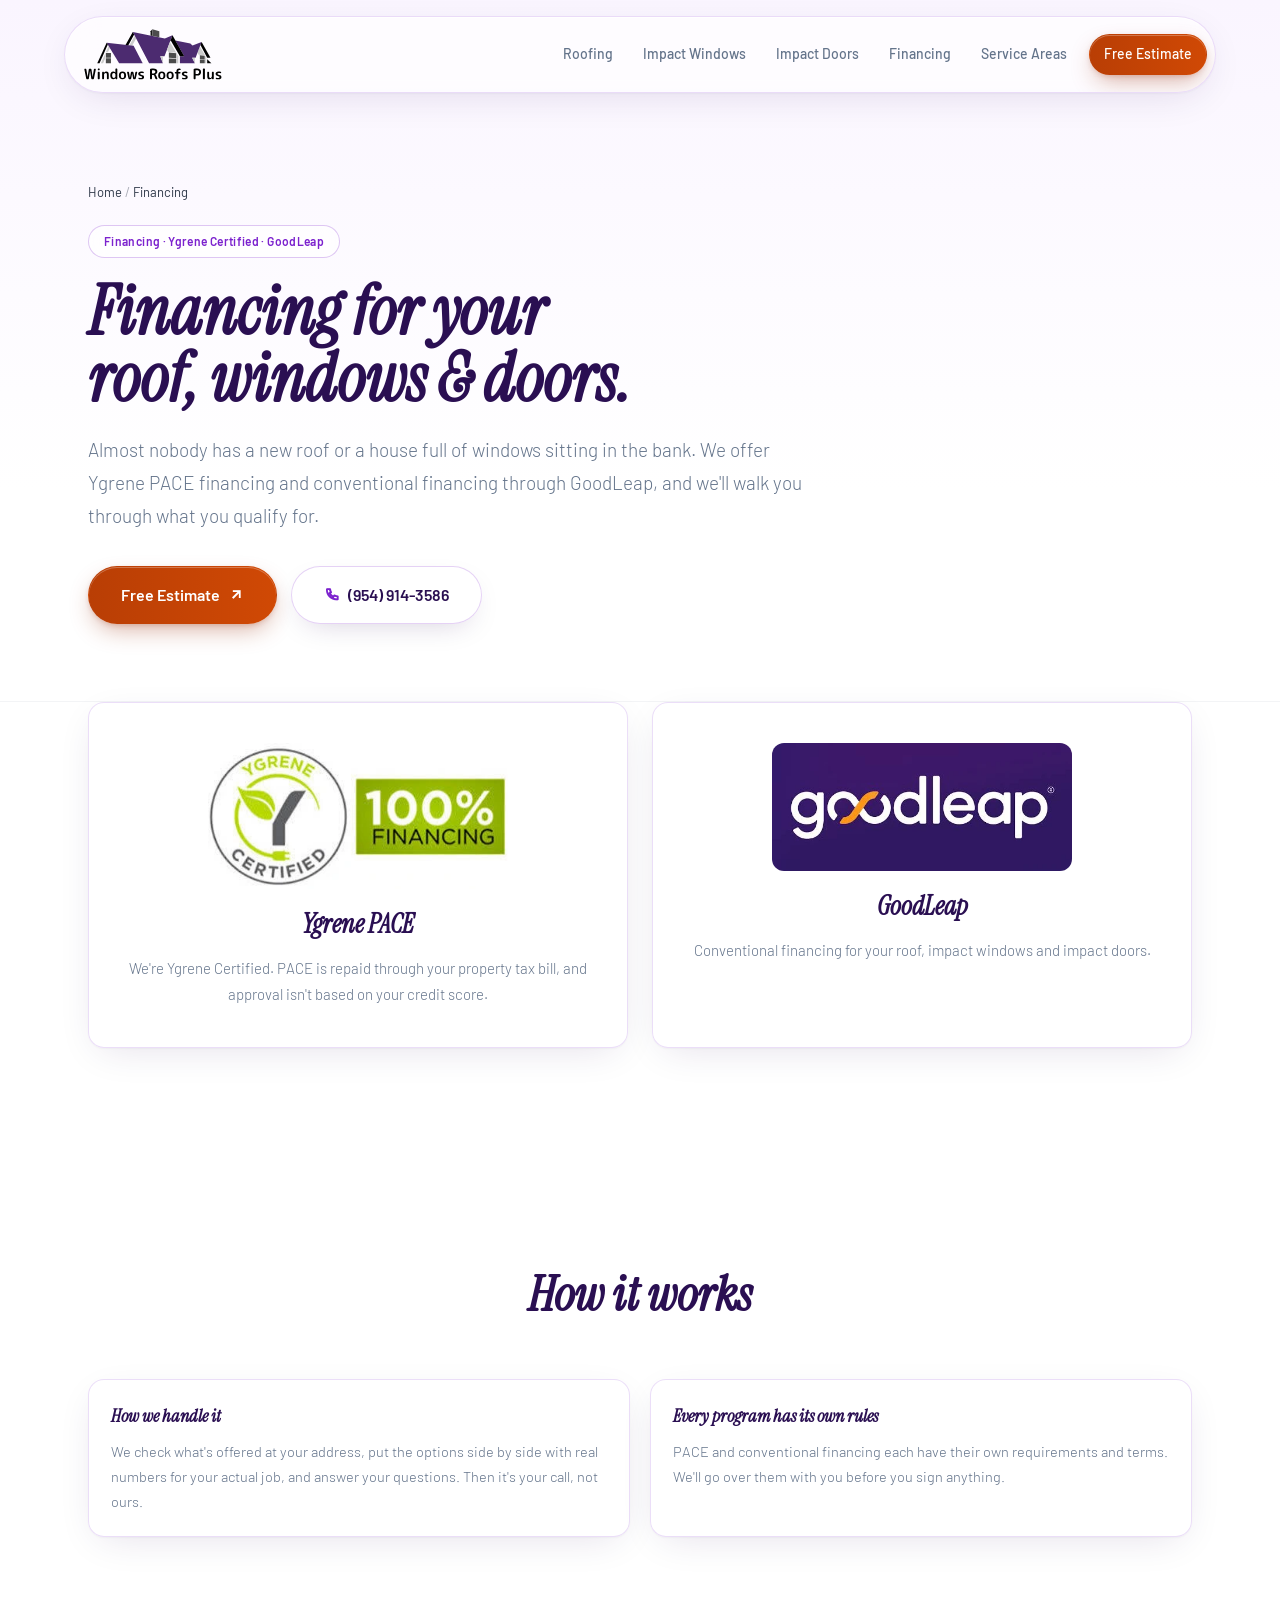
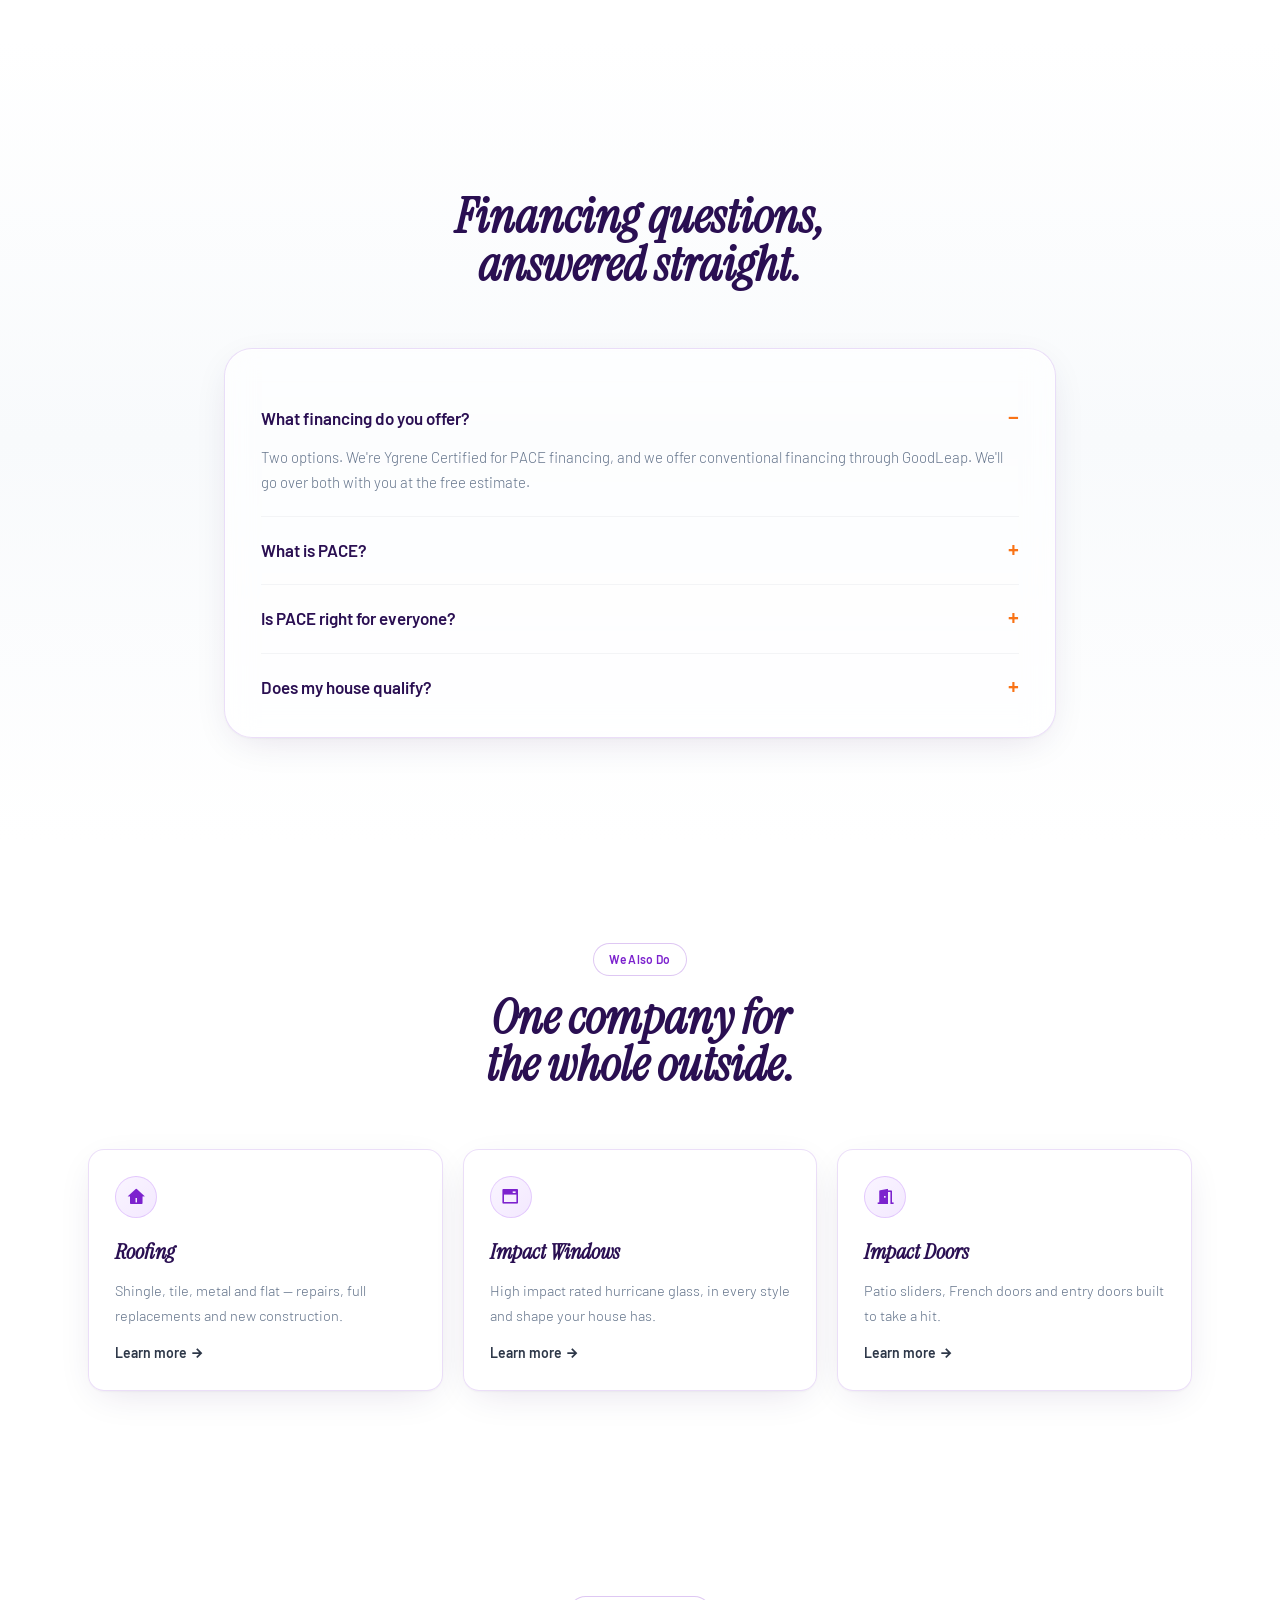
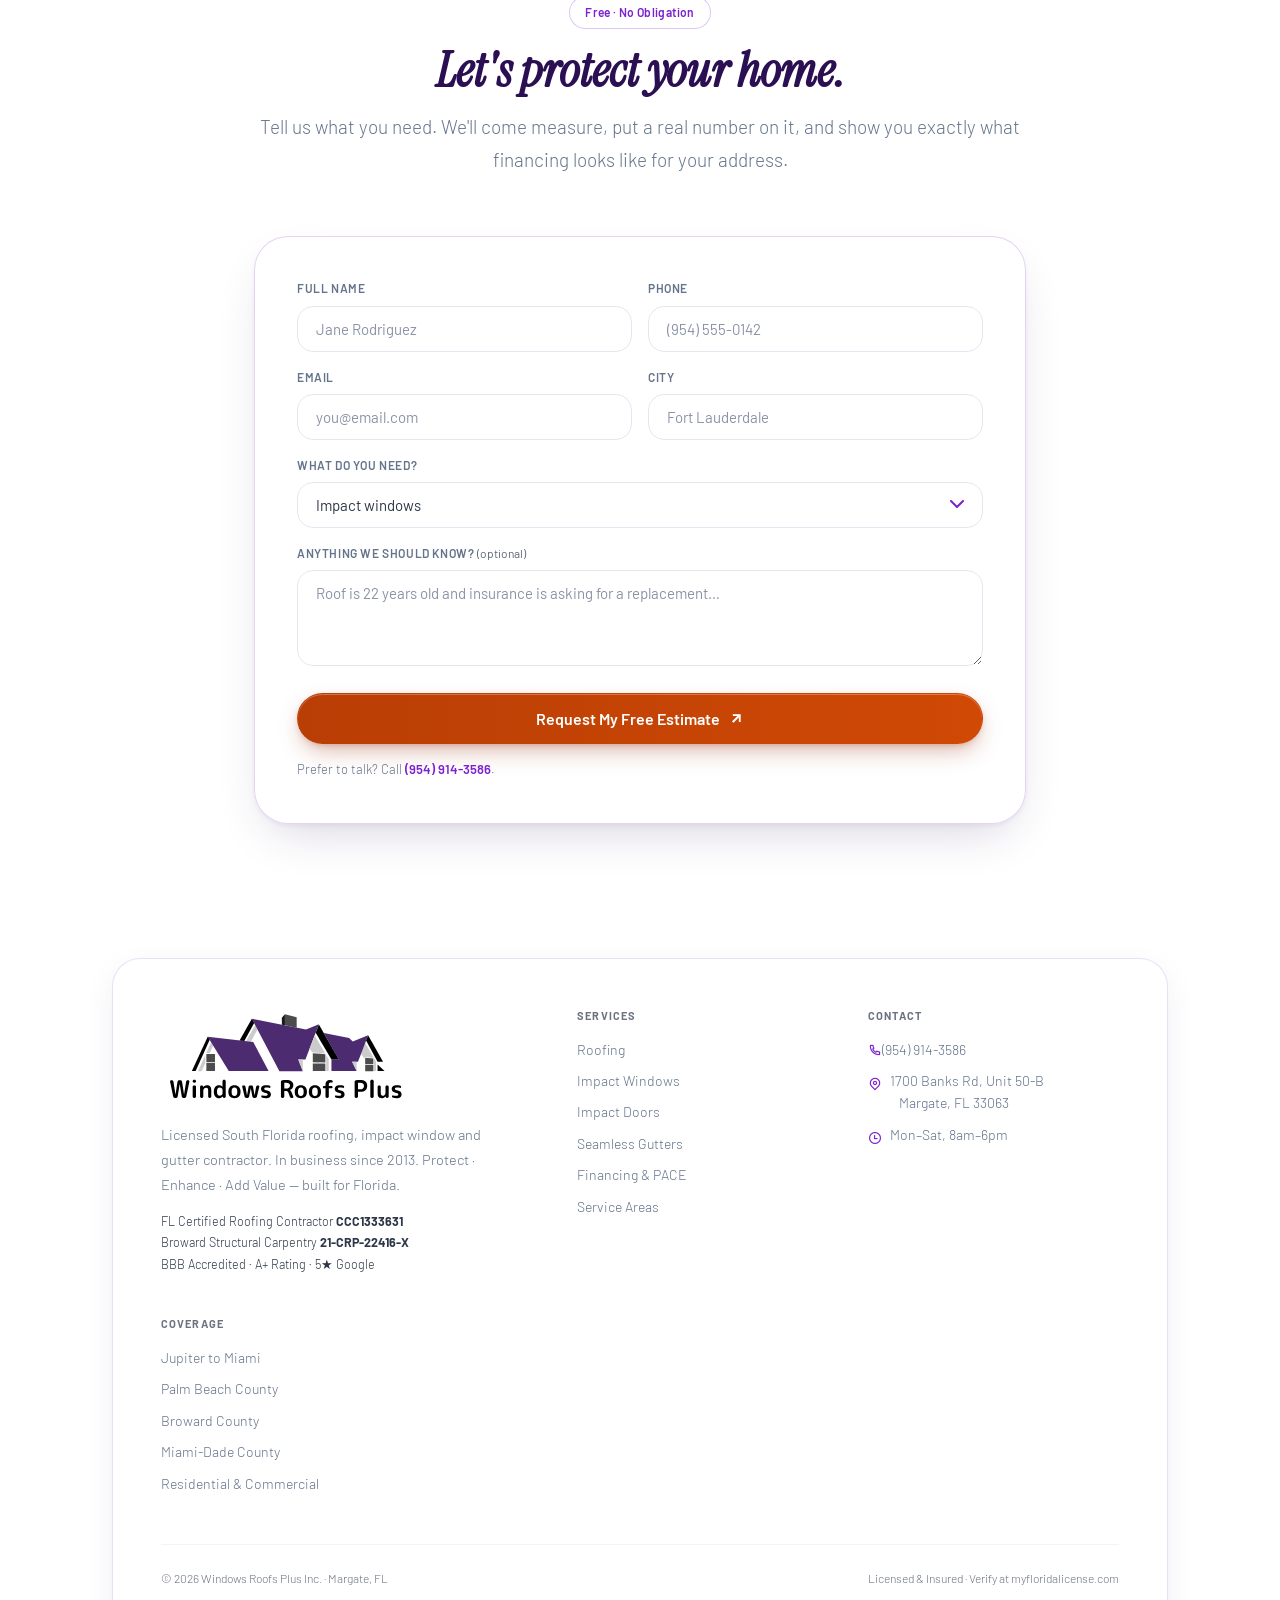
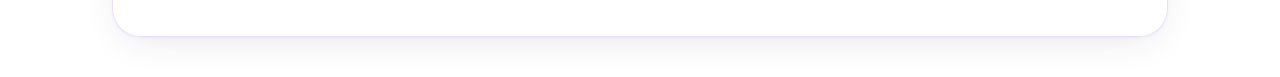
<file: financing.html>
<!doctype html>
<html lang="en">
<head>
<meta charset="utf-8">
<meta name="viewport" content="width=device-width,initial-scale=1">
<title>Roof &amp; Impact Window Financing FL | Ygrene PACE &amp; GoodLeap</title>
<meta name="description" content="Financing for a new roof, impact windows or doors in South Florida — Ygrene Certified PACE, not based on credit score, and conventional financing through GoodLeap. Call (954) 914-3586.">
<meta name="robots" content="index,follow,max-image-preview:large,max-snippet:-1">
<link rel="canonical" href="https://windowsroofsplus.com/financing.html">
<meta name="geo.region" content="US-FL">
<meta name="geo.placename" content="Margate, Broward County, Florida">
<meta name="keywords" content="PACE financing Florida roof, Ygrene PACE roofing, GoodLeap roof financing, impact window financing South Florida, PACE roofing Broward County">
<meta property="og:type" content="website">
<meta property="og:title" content="Financing For Your Roof, Windows Or Doors | Windows Roofs Plus Inc.">
<meta property="og:description" content="Financing for a new roof, impact windows or doors in South Florida — Ygrene Certified PACE, not based on credit score, and conventional financing through GoodLeap. Call (954) 914-3586.">
<meta property="og:url" content="https://windowsroofsplus.com/financing.html">
<meta property="og:image" content="https://windowsroofsplus.com/assets/brand/wrp-social-share.jpg">
<meta property="og:image:width" content="1200">
<meta property="og:image:height" content="630">
<meta name="twitter:card" content="summary_large_image">
<meta name="twitter:image" content="https://windowsroofsplus.com/assets/brand/wrp-social-share.jpg">
<link rel="icon" href="/assets/brand/wrp-icon.png" type="image/png">
<link rel="apple-touch-icon" href="/assets/brand/apple-touch-icon.png">
<link rel="preload" href="/assets/fonts/InstrumentSerif-italic-latin.woff2" as="font" type="font/woff2" crossorigin>
<link rel="preload" href="/assets/fonts/Barlow-400-latin.woff2" as="font" type="font/woff2" crossorigin>
<link rel="stylesheet" href="/assets/fonts/fonts.css">
<link rel="stylesheet" href="/assets/fonts/remixicon-subset.css">
<link rel="stylesheet" href="/_ds/fdme-design-system-78336979-7a54-41e8-b9f6-e66e8cb27e16/colors_and_type.css">
<link rel="stylesheet" href="/_ds/fdme-design-system-78336979-7a54-41e8-b9f6-e66e8cb27e16/shared/fdme.css">
<link rel="stylesheet" href="/assets/css/wrp.css">
<script type="application/ld+json">{"@context":"https://schema.org","@type":["RoofingContractor","HomeAndConstructionBusiness"],"name":"Windows Roofs Plus Inc.","alternateName":"WRP","url":"https://windowsroofsplus.com/financing.html","telephone":"+19549143586","logo":"https://windowsroofsplus.com/assets/brand/wrp-logo-polished.svg","address":{"@type":"PostalAddress","streetAddress":"1700 Banks Rd, Unit 50-B","addressLocality":"Margate","addressRegion":"FL","postalCode":"33063","addressCountry":"US"},"priceRange":"$$","hasCredential":["Florida Certified Roofing Contractor CCC1333631","Broward County Structural Carpentry Specialty Contractor 21-CRP-22416-X"],"foundingDate":"2013","areaServed":[{"@type":"AdministrativeArea","name":"Broward County, Florida"},{"@type":"AdministrativeArea","name":"Miami-Dade County, Florida"},{"@type":"AdministrativeArea","name":"Palm Beach County, Florida"}]}</script>
<script type="application/ld+json">{"@context":"https://schema.org","@type":"FAQPage","mainEntity":[{"@type":"Question","name":"What financing do you offer?","acceptedAnswer":{"@type":"Answer","text":"Two options. We're Ygrene Certified for PACE financing, and we offer conventional financing through GoodLeap. We'll go over both with you at the free estimate."}},{"@type":"Question","name":"What is PACE?","acceptedAnswer":{"@type":"Answer","text":"PACE is a program that pays for improvements like a roof, impact windows or impact doors, and you pay it back through your property tax bill instead of a regular loan. PACE approval isn't based on your credit score."}},{"@type":"Question","name":"Is PACE right for everyone?","acceptedAnswer":{"@type":"Answer","text":"No. PACE attaches to the property and shows up on your tax bill, and every program has its own rules. We'll put the options side by side for your actual job so you can decide with the real numbers in front of you."}},{"@type":"Question","name":"Does my house qualify?","acceptedAnswer":{"@type":"Answer","text":"PACE isn't offered in every city, so it comes down to your exact address. We check it for you when we come out to do the free estimate, before you've committed to anything."}}]}</script>
</head>
<body>
<a class="skip-link" href="#main">Skip to content</a>

<div class="nav-wrap">
  <nav class="nav glass">
    <a href="/" class="nav-logo" aria-label="Windows Roofs Plus Inc. home">
      <img src="/assets/brand/wrp-logo-polished.svg" alt="Windows Roofs Plus Inc. — Roofing, Impact Windows, Impact Doors" width="828" height="328">
    </a>
    <div class="nav-links">
      <a href="/services/roofing.html">Roofing</a>
      <a href="/services/impact-windows.html">Impact Windows</a>
      <a href="/services/impact-doors.html">Impact Doors</a>
      <a href="/financing.html">Financing</a>
      <a href="/service-areas.html">Service Areas</a>
      <a href="#estimate" class="fdme-cta btn btn-sm" style="margin-left:6px">Free Estimate</a>
    </div>
    <button class="nav-toggle" id="navToggle" aria-label="Open menu" aria-expanded="false"><i class="ri-menu-line"></i></button>
  </nav>
  <div class="mobile-menu glass-strong" id="mobileMenu">
    <a href="/services/roofing.html">Roofing</a>
    <a href="/services/impact-windows.html">Impact Windows</a>
    <a href="/services/impact-doors.html">Impact Doors</a>
    <a href="/financing.html">Financing</a>
    <a href="/service-areas.html">Service Areas</a>
    <a href="tel:+19549143586" style="color:var(--violet-500)"><i class="ri-phone-fill"></i> (954) 914-3586</a>
  </div>
</div>

<header class="page-hero">
  <div class="container">
    <nav aria-label="Breadcrumb" style="font-size:13px;margin-bottom:22px"><a href="/" style="color:var(--muted)">Home</a> <span style='opacity:.4'>/</span> <span style="color:var(--ink-2)">Financing</span></nav>
    <span class="eyebrow blur-in">Financing · Ygrene Certified · GoodLeap</span>
    <h1 class="h-display blur-in" style="animation-delay:.12s;margin-top:20px">
      Financing for your<br><span class="violet-text">roof, windows &amp; doors.</span>
    </h1>
    <p class="lead blur-in" style="animation-delay:.26s;max-width:720px;margin-top:22px">Almost nobody has a new roof or a house full of windows sitting in the bank. We offer Ygrene PACE financing and conventional financing through GoodLeap, and we'll walk you through what you qualify for.</p>
    <div class="hero-cta blur-in" style="animation-delay:.38s">
      <a href="#estimate" class="fdme-cta btn btn-lg">Free Estimate <i class="ri-arrow-right-up-line"></i></a>
      <a href="tel:+19549143586" class="btn btn-ghost btn-lg"><i class="ri-phone-line" style="color:var(--violet-500)"></i>(954) 914-3586</a>
    </div>
  </div>
</header>
<main id="main">

<section class="sec" style="padding-top:0"><div class="container">
  <div class="grid-2" style="gap:24px">
    <div class="glass card reveal" style="padding:clamp(24px,3.5vw,40px);text-align:center">
      <img src="/assets/brand/partner-ygrene.webp" alt="Ygrene Certified — 100% Financing" width="386" height="188" loading="lazy" style="width:100%;max-width:300px;margin:0 auto 16px;border-radius:12px">
      <h3 class="h-display" style="font-size:1.6rem;margin-bottom:10px"><span class="chrome">Ygrene PACE</span></h3>
      <p style="font-size:15px">We're Ygrene Certified. PACE is repaid through your property tax bill, and approval isn't based on your credit score.</p>
    </div>
    <div class="glass card reveal" style="padding:clamp(24px,3.5vw,40px);text-align:center">
      <img src="/assets/brand/partner-goodleap.webp" alt="GoodLeap" width="515" height="220" loading="lazy" style="width:100%;max-width:300px;margin:0 auto 16px;border-radius:12px">
      <h3 class="h-display" style="font-size:1.6rem;margin-bottom:10px"><span class="chrome">GoodLeap</span></h3>
      <p style="font-size:15px">Conventional financing for your roof, impact windows and impact doors.</p>
    </div>
  </div>
</div></section>

<section class="sec"><div class="container">
    <div class="sec-head"><h2 class="h-display reveal"><span class="chrome">How it works</span></h2></div>
    <div class="grid-2"><div class="glass card reveal" style="padding:22px"><h4 class="h-display" style="font-size:1.15rem;margin-bottom:8px"><span class="chrome">How we handle it</span></h4><p style="font-size:14.5px">We check what's offered at your address, put the options side by side with real numbers for your actual job, and answer your questions. Then it's your call, not ours.</p></div><div class="glass card reveal" style="padding:22px"><h4 class="h-display" style="font-size:1.15rem;margin-bottom:8px"><span class="chrome">Every program has its own rules</span></h4><p style="font-size:14.5px">PACE and conventional financing each have their own requirements and terms. We'll go over them with you before you sign anything.</p></div></div></div></section>


<section class="sec sec-alt" id="faq">
  <div class="container" style="max-width:880px">
    <div class="sec-head">
      <span class="eyebrow reveal">Straight Answers</span>
      <h2 class="h-display reveal"><span class="chrome">Financing questions,<br>answered straight.</span></h2>
    </div>
    <div class="faq glass round-2xl reveal" style="padding:clamp(20px,3vw,36px)"><details open><summary>What financing do you offer?</summary><p>Two options. We're Ygrene Certified for PACE financing, and we offer conventional financing through GoodLeap. We'll go over both with you at the free estimate.</p></details><details><summary>What is PACE?</summary><p>PACE is a program that pays for improvements like a roof, impact windows or impact doors, and you pay it back through your property tax bill instead of a regular loan. PACE approval isn't based on your credit score.</p></details><details><summary>Is PACE right for everyone?</summary><p>No. PACE attaches to the property and shows up on your tax bill, and every program has its own rules. We'll put the options side by side for your actual job so you can decide with the real numbers in front of you.</p></details><details><summary>Does my house qualify?</summary><p>PACE isn't offered in every city, so it comes down to your exact address. We check it for you when we come out to do the free estimate, before you've committed to anything.</p></details></div>
  </div>
</section>

<section class="sec"><div class="container">
      <div class="sec-head"><span class="eyebrow reveal">We Also Do</span>
      <h2 class="h-display reveal"><span class="chrome">One company for<br>the whole outside.</span></h2></div>
      <div class="grid-3"><a href="/services/roofing.html" class="glass card hover-lift reveal" style="display:block">
        <div class="icon-pill"><i class="ri-home-4-fill"></i></div>
        <h3 class="h-display" style="margin:16px 0 8px;font-size:1.4rem"><span class="chrome">Roofing</span></h3>
        <p style="font-size:14.5px">Shingle, tile, metal and flat — repairs, full replacements and new construction.</p>
        <span style="color:var(--violet);font-weight:600;font-size:14px;display:inline-block;margin-top:14px">Learn more <i class="ri-arrow-right-line"></i></span>
      </a><a href="/services/impact-windows.html" class="glass card hover-lift reveal" style="display:block">
        <div class="icon-pill"><i class="ri-window-2-fill"></i></div>
        <h3 class="h-display" style="margin:16px 0 8px;font-size:1.4rem"><span class="chrome">Impact Windows</span></h3>
        <p style="font-size:14.5px">High impact rated hurricane glass, in every style and shape your house has.</p>
        <span style="color:var(--violet);font-weight:600;font-size:14px;display:inline-block;margin-top:14px">Learn more <i class="ri-arrow-right-line"></i></span>
      </a><a href="/services/impact-doors.html" class="glass card hover-lift reveal" style="display:block">
        <div class="icon-pill"><i class="ri-door-open-fill"></i></div>
        <h3 class="h-display" style="margin:16px 0 8px;font-size:1.4rem"><span class="chrome">Impact Doors</span></h3>
        <p style="font-size:14.5px">Patio sliders, French doors and entry doors built to take a hit.</p>
        <span style="color:var(--violet);font-weight:600;font-size:14px;display:inline-block;margin-top:14px">Learn more <i class="ri-arrow-right-line"></i></span>
      </a></div></div></section>

<section class="sec" id="estimate">
  <div class="container" style="max-width:820px">
    <div class="sec-head">
      <span class="eyebrow reveal">Free · No Obligation</span>
      <h2 class="h-display reveal"><span class="chrome">Let's protect</span> <span class="violet-text">your home.</span></h2>
      <p class="lead reveal">Tell us what you need. We'll come measure, put a real number on it, and show you exactly what financing looks like for your address.</p>
    </div>
    <form class="glass-strong round-2xl reveal" id="estimateForm" style="padding:clamp(24px,4vw,42px)" novalidate>
      <div class="form-grid">
        <label class="fld">Full name<input name="name" required autocomplete="name" placeholder="Jane Rodriguez"></label>
        <label class="fld">Phone<input name="phone" type="tel" required autocomplete="tel" placeholder="(954) 555-0142"></label>
        <label class="fld">Email<input name="email" type="email" autocomplete="email" placeholder="you@email.com"></label>
        <label class="fld">City<input name="city" autocomplete="address-level2" placeholder="Fort Lauderdale"></label>
        <label class="fld span-2">What do you need?
          <select name="service" required>
            <option value="Impact windows">Impact windows</option>
            <option value="Impact doors">Impact doors</option>
            <option value="Impact windows + doors">Impact windows + doors</option>
            <option value="Roof replacement">Roof replacement</option>
            <option value="Roof repair / leak">Roof repair / leak</option>
            <option value="Roof + impact package">Roof + impact package</option>
            <option value="Commercial project">Commercial project</option>
            <option value="Not sure yet">Not sure yet — need advice</option>
          </select>
        </label>
        <label class="fld span-2">Anything we should know? <span style="text-transform:none;letter-spacing:0;font-weight:400;color:#5F657A">(optional)</span>
          <textarea name="details" rows="3" placeholder="Roof is 22 years old and insurance is asking for a replacement…"></textarea>
        </label>
      </div>
      <input type="hidden" name="page_url">
      <input type="text" name="_gotcha" tabindex="-1" autocomplete="off" style="position:absolute;left:-9999px" aria-hidden="true">
      <button type="submit" class="fdme-cta btn btn-lg" style="width:100%;margin-top:22px">Request My Free Estimate <i class="ri-arrow-right-up-line"></i></button>
      <p class="form-note" id="formStatus" role="status" aria-live="polite">Prefer to talk? Call <a href="tel:+19549143586" style="color:var(--violet-500);font-weight:600">(954) 914-3586</a>.</p>
    </form>
  </div>
</section>


<footer class="footer">
  <div class="container">
    <div class="glass round-2xl footer-inner">
      <div class="footer-grid">
        <div>
          <div class="footer-logo"><img src="/assets/brand/wrp-logo-polished.svg" alt="Windows Roofs Plus Inc." width="828" height="328"></div>
          <p style="font-size:14.5px;font-weight:300;max-width:320px">Licensed South Florida roofing, impact window and gutter contractor. In business since 2013. Protect · Enhance · Add Value — built for Florida.</p>
          <p style="font-size:12.5px;color:var(--muted);margin-top:14px">FL Certified Roofing Contractor <strong style="color:var(--ink-2)">CCC1333631</strong><br>Broward Structural Carpentry <strong style="color:var(--ink-2)">21-CRP-22416-X</strong><br>BBB Accredited · A+ Rating · 5★ Google</p>
        </div>
        <div>
          <h4>Services</h4>
          <ul>
            <li><a href="/services/roofing.html">Roofing</a></li>
            <li><a href="/services/impact-windows.html">Impact Windows</a></li>
            <li><a href="/services/impact-doors.html">Impact Doors</a></li>
            <li><a href="/#services">Seamless Gutters</a></li>
            <li><a href="/financing.html">Financing &amp; PACE</a></li>
            <li><a href="/service-areas.html">Service Areas</a></li>
          </ul>
        </div>
        <div>
          <h4>Contact</h4>
          <ul>
            <li><a href="tel:+19549143586"><i class="ri-phone-line"></i>(954) 914-3586</a></li>
            <li><i class="ri-map-pin-line"></i> 1700 Banks Rd, Unit 50-B<br>&nbsp;&nbsp;&nbsp;Margate, FL 33063</li>
            <li><i class="ri-time-line"></i> Mon–Sat, 8am–6pm</li>
          </ul>
        </div>
        <div>
          <h4>Coverage</h4>
          <ul><li>Jupiter to Miami</li><li>Palm Beach County</li><li>Broward County</li><li>Miami-Dade County</li><li>Residential &amp; Commercial</li></ul>
        </div>
      </div>
      <div class="footer-bottom">
        <span>© <span id="yr">2026</span> Windows Roofs Plus Inc. · Margate, FL</span>
        <span>Licensed &amp; Insured · Verify at myfloridalicense.com</span>
      </div>
    </div>
  </div>
</footer>
</main>
<a href="tel:+19549143586" class="fdme-cta btn float-call"><i class="ri-phone-fill"></i> Call (954) 914-3586</a>
<script src="/assets/js/wrp.js" defer></script>
</body>
</html>
</file>
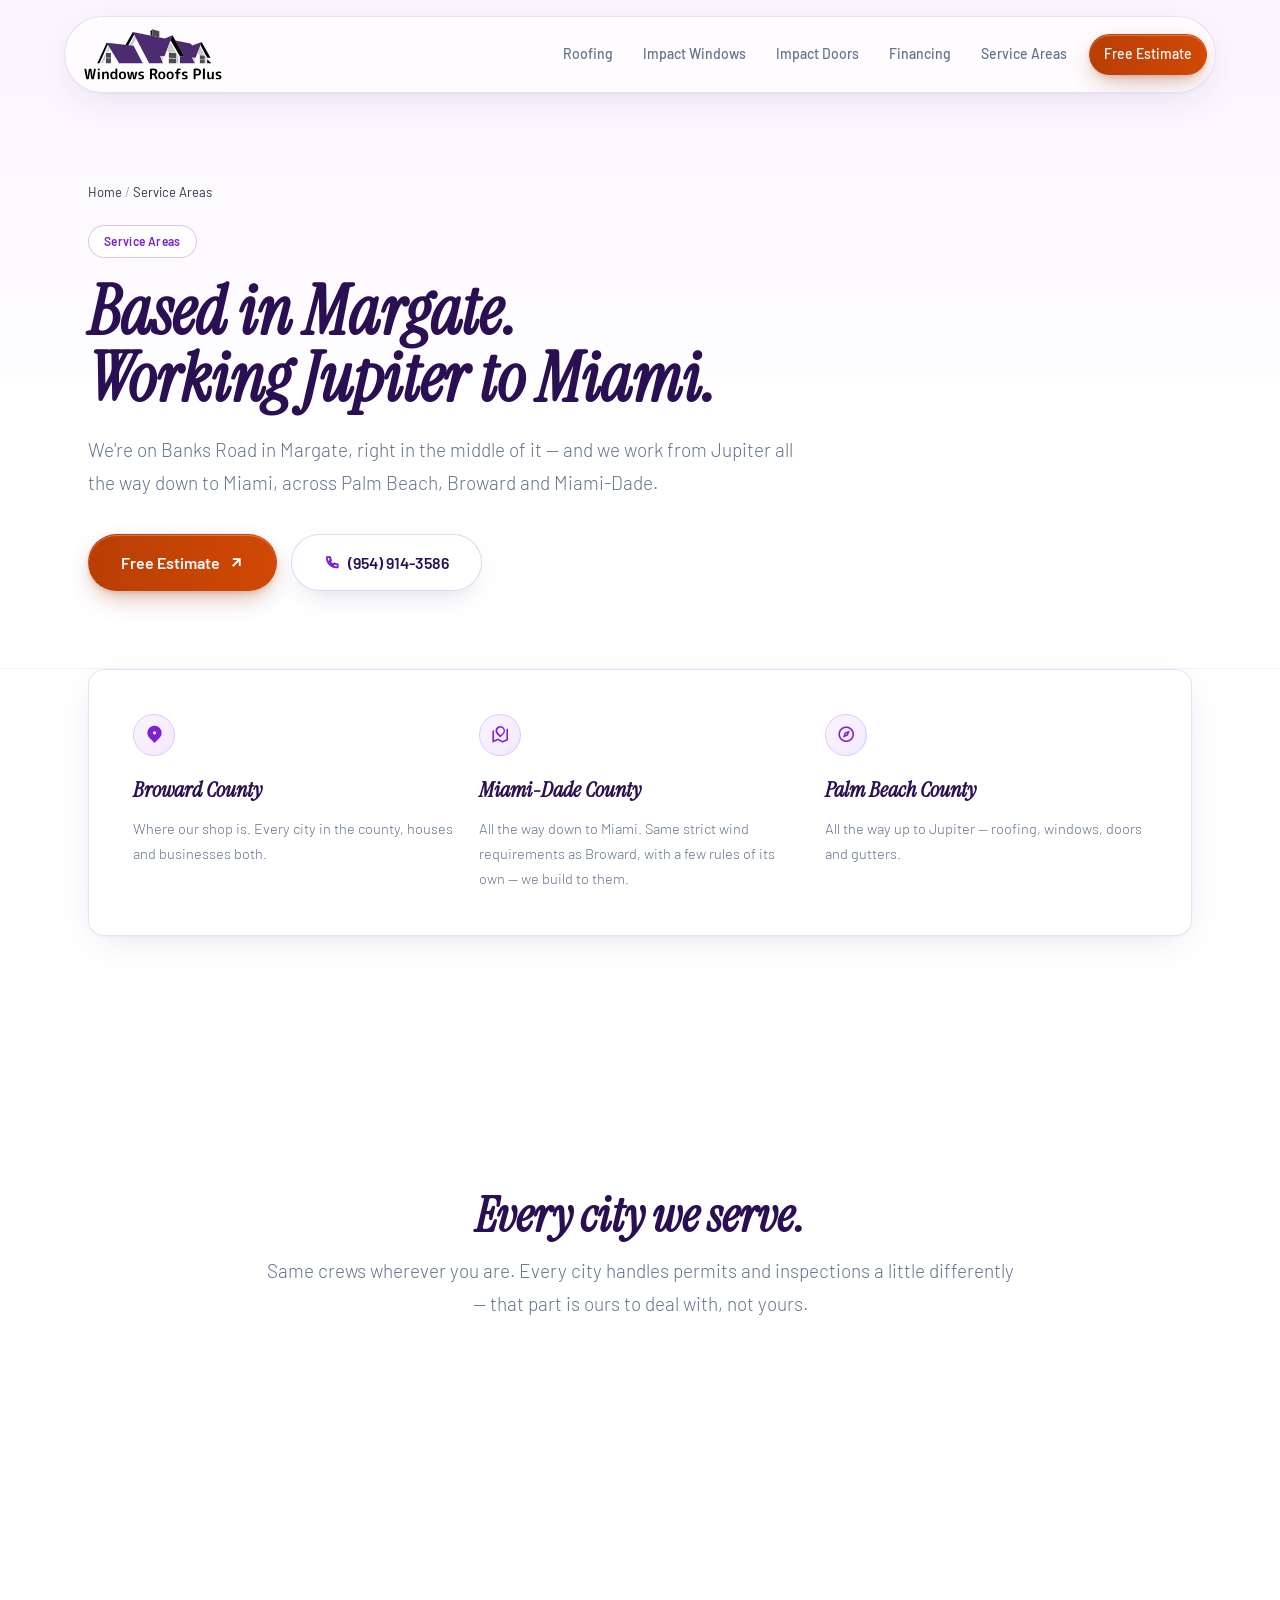
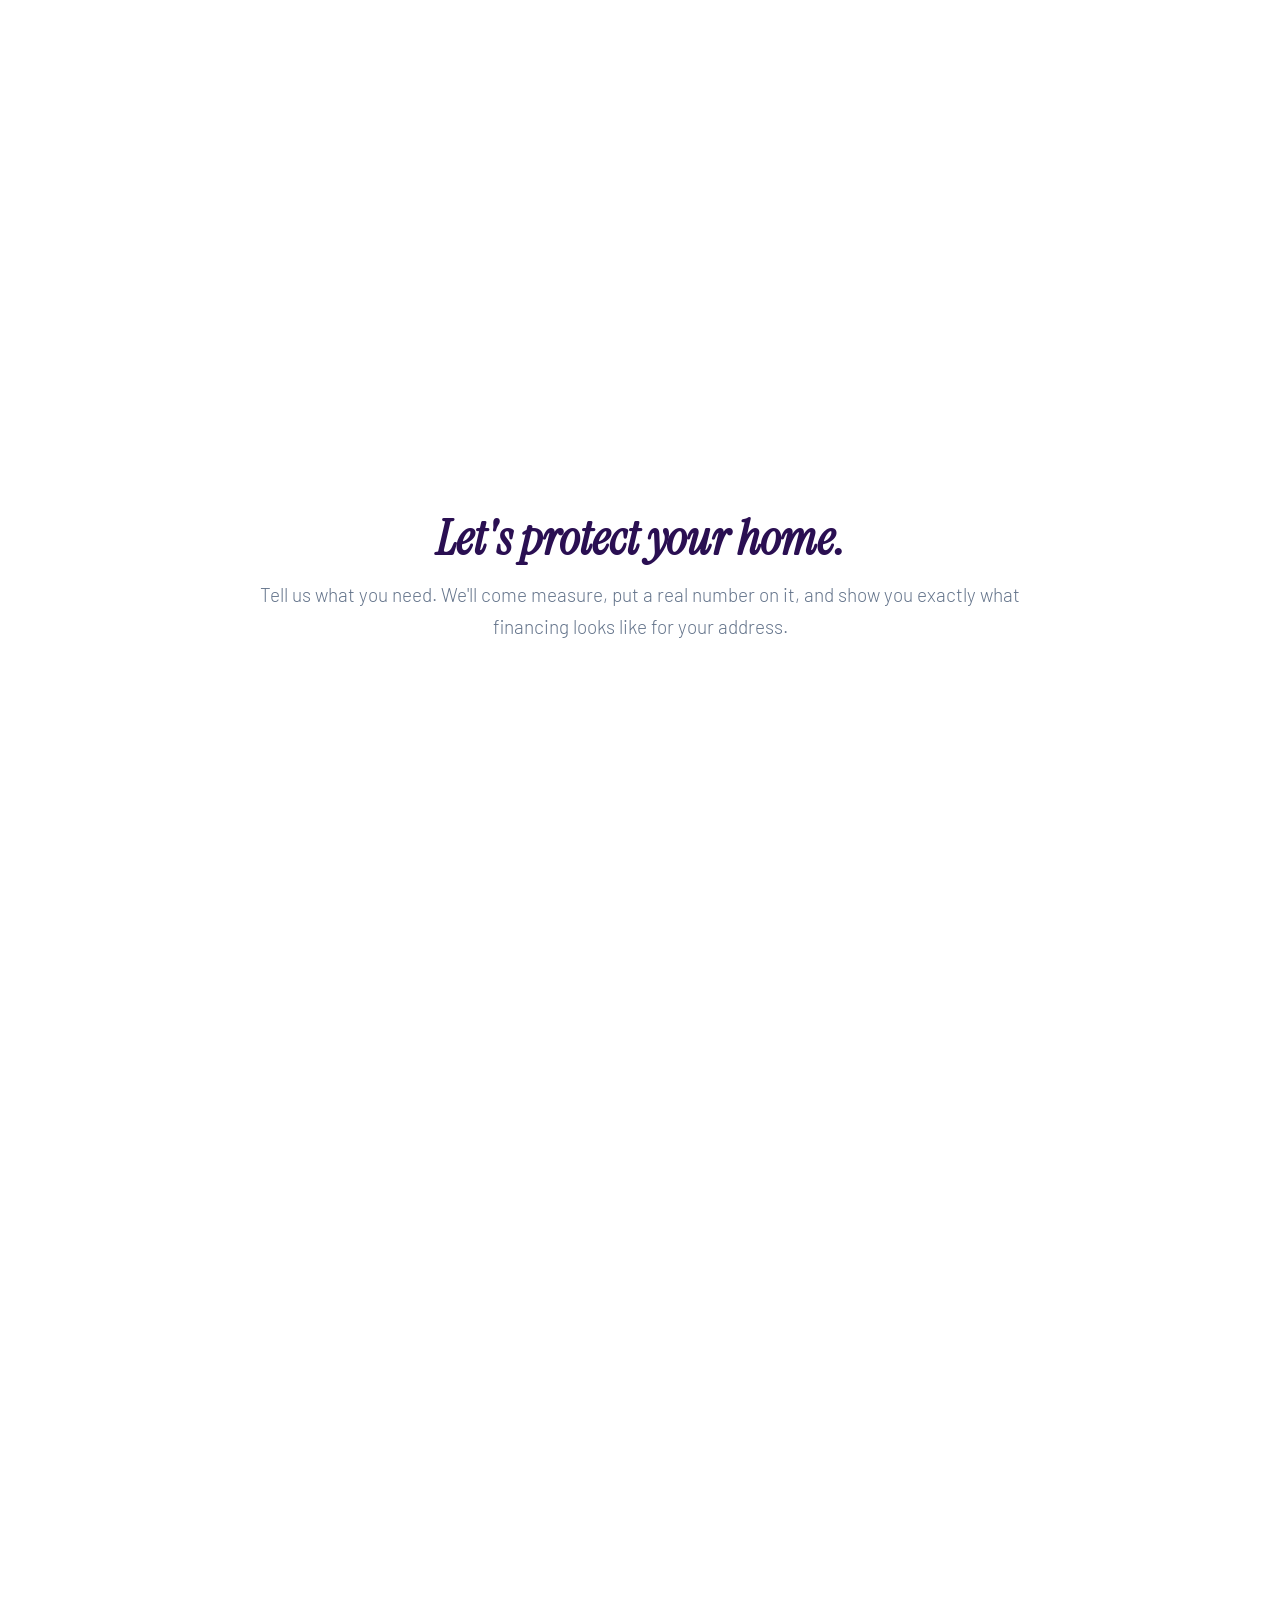
<file: service-areas.html>
<!doctype html>
<html lang="en">
<head>
<meta charset="utf-8">
<meta name="viewport" content="width=device-width,initial-scale=1">
<title>Service Areas | Jupiter to Miami — Palm Beach, Broward &amp; Miami-Dade</title>
<meta name="description" content="Windows Roofs Plus works from Jupiter to Miami — Palm Beach, Broward and Miami-Dade, including Fort Lauderdale, Coral Springs, Pompano Beach, Hollywood and more. (954) 914-3586.">
<meta name="robots" content="index,follow,max-image-preview:large,max-snippet:-1">
<link rel="canonical" href="https://windowsroofsplus.com/service-areas.html">
<meta name="geo.region" content="US-FL">
<meta name="geo.placename" content="Margate, Broward County, Florida">
<meta name="keywords" content="roofing contractor Broward County service area, impact windows Fort Lauderdale, impact windows Coral Springs, roofer Pompano Beach, impact doors Hollywood FL">
<meta property="og:type" content="website">
<meta property="og:title" content="Service Areas | Jupiter to Miami — Palm Beach, Broward &amp; Miami-Dade">
<meta property="og:description" content="Windows Roofs Plus works from Jupiter to Miami — Palm Beach, Broward and Miami-Dade, including Fort Lauderdale, Coral Springs, Pompano Beach, Hollywood and more. (954) 914-3586.">
<meta property="og:url" content="https://windowsroofsplus.com/service-areas.html">
<meta property="og:image" content="https://windowsroofsplus.com/assets/brand/wrp-social-share.jpg">
<meta property="og:image:width" content="1200">
<meta property="og:image:height" content="630">
<meta name="twitter:card" content="summary_large_image">
<meta name="twitter:image" content="https://windowsroofsplus.com/assets/brand/wrp-social-share.jpg">
<link rel="icon" href="/assets/brand/wrp-icon.png" type="image/png">
<link rel="apple-touch-icon" href="/assets/brand/apple-touch-icon.png">
<link rel="preload" href="/assets/fonts/InstrumentSerif-italic-latin.woff2" as="font" type="font/woff2" crossorigin>
<link rel="preload" href="/assets/fonts/Barlow-400-latin.woff2" as="font" type="font/woff2" crossorigin>
<link rel="stylesheet" href="/assets/fonts/fonts.css">
<link rel="stylesheet" href="/assets/fonts/remixicon-subset.css">
<link rel="stylesheet" href="/_ds/fdme-design-system-78336979-7a54-41e8-b9f6-e66e8cb27e16/colors_and_type.css">
<link rel="stylesheet" href="/_ds/fdme-design-system-78336979-7a54-41e8-b9f6-e66e8cb27e16/shared/fdme.css">
<link rel="stylesheet" href="/assets/css/wrp.css">
<script type="application/ld+json">{"@context":"https://schema.org","@type":["RoofingContractor","HomeAndConstructionBusiness"],"name":"Windows Roofs Plus Inc.","alternateName":"WRP","url":"https://windowsroofsplus.com/service-areas.html","telephone":"+19549143586","logo":"https://windowsroofsplus.com/assets/brand/wrp-logo-polished.svg","address":{"@type":"PostalAddress","streetAddress":"1700 Banks Rd, Unit 50-B","addressLocality":"Margate","addressRegion":"FL","postalCode":"33063","addressCountry":"US"},"priceRange":"$$","hasCredential":["Florida Certified Roofing Contractor CCC1333631","Broward County Structural Carpentry Specialty Contractor 21-CRP-22416-X"],"foundingDate":"2013","areaServed":[{"@type":"City","name":"Fort Lauderdale, FL"},{"@type":"City","name":"Margate, FL"},{"@type":"City","name":"Coral Springs, FL"},{"@type":"City","name":"Pompano Beach, FL"},{"@type":"City","name":"Hollywood, FL"},{"@type":"City","name":"Pembroke Pines, FL"},{"@type":"City","name":"Plantation, FL"},{"@type":"City","name":"Sunrise, FL"},{"@type":"City","name":"Tamarac, FL"},{"@type":"City","name":"Coconut Creek, FL"},{"@type":"City","name":"Deerfield Beach, FL"},{"@type":"City","name":"Davie, FL"},{"@type":"City","name":"Weston, FL"},{"@type":"City","name":"Miramar, FL"},{"@type":"City","name":"Parkland, FL"},{"@type":"City","name":"Lauderhill, FL"},{"@type":"City","name":"Oakland Park, FL"},{"@type":"City","name":"North Lauderdale, FL"},{"@type":"City","name":"Dania Beach, FL"},{"@type":"City","name":"Hallandale Beach, FL"},{"@type":"City","name":"Wilton Manors, FL"},{"@type":"City","name":"Cooper City, FL"},{"@type":"City","name":"Lighthouse Point, FL"},{"@type":"City","name":"Southwest Ranches, FL"},{"@type":"City","name":"Lauderdale Lakes, FL"},{"@type":"City","name":"Lauderdale-by-the-Sea, FL"},{"@type":"City","name":"West Park, FL"},{"@type":"City","name":"Pembroke Park, FL"},{"@type":"City","name":"Hillsboro Beach, FL"},{"@type":"City","name":"Sea Ranch Lakes, FL"}]}</script>
</head>
<body>
<a class="skip-link" href="#main">Skip to content</a>

<div class="nav-wrap">
  <nav class="nav glass">
    <a href="/" class="nav-logo" aria-label="Windows Roofs Plus Inc. home">
      <img src="/assets/brand/wrp-logo-polished.svg" alt="Windows Roofs Plus Inc. — Roofing, Impact Windows, Impact Doors" width="828" height="328">
    </a>
    <div class="nav-links">
      <a href="/services/roofing.html">Roofing</a>
      <a href="/services/impact-windows.html">Impact Windows</a>
      <a href="/services/impact-doors.html">Impact Doors</a>
      <a href="/financing.html">Financing</a>
      <a href="/service-areas.html">Service Areas</a>
      <a href="#estimate" class="fdme-cta btn btn-sm" style="margin-left:6px">Free Estimate</a>
    </div>
    <button class="nav-toggle" id="navToggle" aria-label="Open menu" aria-expanded="false"><i class="ri-menu-line"></i></button>
  </nav>
  <div class="mobile-menu glass-strong" id="mobileMenu">
    <a href="/services/roofing.html">Roofing</a>
    <a href="/services/impact-windows.html">Impact Windows</a>
    <a href="/services/impact-doors.html">Impact Doors</a>
    <a href="/financing.html">Financing</a>
    <a href="/service-areas.html">Service Areas</a>
    <a href="tel:+19549143586" style="color:var(--violet-500)"><i class="ri-phone-fill"></i> (954) 914-3586</a>
  </div>
</div>

<header class="page-hero">
  <div class="container">
    <nav aria-label="Breadcrumb" style="font-size:13px;margin-bottom:22px"><a href="/" style="color:var(--muted)">Home</a> <span style='opacity:.4'>/</span> <span style="color:var(--ink-2)">Service Areas</span></nav>
    <span class="eyebrow blur-in">Service Areas</span>
    <h1 class="h-display blur-in" style="animation-delay:.12s;margin-top:20px">
      Based in Margate.<br><span class="violet-text">Working Jupiter to Miami.</span>
    </h1>
    <p class="lead blur-in" style="animation-delay:.26s;max-width:720px;margin-top:22px">We're on Banks Road in Margate, right in the middle of it — and we work from Jupiter all the way down to Miami, across Palm Beach, Broward and Miami-Dade.</p>
    <div class="hero-cta blur-in" style="animation-delay:.38s">
      <a href="#estimate" class="fdme-cta btn btn-lg">Free Estimate <i class="ri-arrow-right-up-line"></i></a>
      <a href="tel:+19549143586" class="btn btn-ghost btn-lg"><i class="ri-phone-line" style="color:var(--violet-500)"></i>(954) 914-3586</a>
    </div>
  </div>
</header>
<main id="main">

<section class="sec" style="padding-top:0"><div class="container">
  <div class="glass reveal" style="padding:clamp(24px,4vw,44px)">
    <div class="grid-3" style="gap:24px">
      <div><div class="icon-pill"><i class="ri-map-pin-2-fill"></i></div>
        <h3 class="h-display" style="margin:16px 0 8px;font-size:1.4rem"><span class="chrome">Broward County</span></h3>
        <p style="font-size:14.5px">Where our shop is. Every city in the county, houses and businesses both.</p></div>
      <div><div class="icon-pill chrome-pill"><i class="ri-road-map-line"></i></div>
        <h3 class="h-display" style="margin:16px 0 8px;font-size:1.4rem"><span class="chrome">Miami-Dade County</span></h3>
        <p style="font-size:14.5px">All the way down to Miami. Same strict wind requirements as Broward, with a few rules of its own — we build to them.</p></div>
      <div><div class="icon-pill"><i class="ri-compass-3-line"></i></div>
        <h3 class="h-display" style="margin:16px 0 8px;font-size:1.4rem"><span class="chrome">Palm Beach County</span></h3>
        <p style="font-size:14.5px">All the way up to Jupiter — roofing, windows, doors and gutters.</p></div>
    </div>
  </div>
</div></section>

<section class="sec"><div class="container">
  <div class="sec-head">
    <span class="eyebrow reveal">Broward Municipalities</span>
    <h2 class="h-display reveal"><span class="chrome">Every city we serve.</span></h2>
    <p class="lead reveal">Same crews wherever you are. Every city handles permits and inspections a little differently — that part is ours to deal with, not yours.</p>
  </div>
  <div class="grid-4"><div class="glass card reveal" style="padding:20px">
        <h3 class="h-display" style="font-size:1.25rem;margin-bottom:12px"><span class="chrome">Fort Lauderdale, FL</span></h3>
        <ul style="display:flex;flex-direction:column;gap:7px">
          <li><a href="/services/roofing.html" style="font-size:14px;color:var(--ink-2)"><i class="ri-arrow-right-s-line" style="color:var(--violet-2)"></i> Roofing</a></li>
          <li><a href="/services/impact-windows.html" style="font-size:14px;color:var(--ink-2)"><i class="ri-arrow-right-s-line" style="color:var(--violet-2)"></i> Impact Windows</a></li>
          <li><a href="/services/impact-doors.html" style="font-size:14px;color:var(--ink-2)"><i class="ri-arrow-right-s-line" style="color:var(--violet-2)"></i> Impact Doors</a></li>
        </ul>
      </div><div class="glass card reveal" style="padding:20px">
        <h3 class="h-display" style="font-size:1.25rem;margin-bottom:12px"><span class="chrome">Margate, FL</span></h3>
        <ul style="display:flex;flex-direction:column;gap:7px">
          <li><a href="/services/roofing.html" style="font-size:14px;color:var(--ink-2)"><i class="ri-arrow-right-s-line" style="color:var(--violet-2)"></i> Roofing</a></li>
          <li><a href="/services/impact-windows.html" style="font-size:14px;color:var(--ink-2)"><i class="ri-arrow-right-s-line" style="color:var(--violet-2)"></i> Impact Windows</a></li>
          <li><a href="/services/impact-doors.html" style="font-size:14px;color:var(--ink-2)"><i class="ri-arrow-right-s-line" style="color:var(--violet-2)"></i> Impact Doors</a></li>
        </ul>
      </div><div class="glass card reveal" style="padding:20px">
        <h3 class="h-display" style="font-size:1.25rem;margin-bottom:12px"><span class="chrome">Coral Springs, FL</span></h3>
        <ul style="display:flex;flex-direction:column;gap:7px">
          <li><a href="/services/roofing.html" style="font-size:14px;color:var(--ink-2)"><i class="ri-arrow-right-s-line" style="color:var(--violet-2)"></i> Roofing</a></li>
          <li><a href="/services/impact-windows.html" style="font-size:14px;color:var(--ink-2)"><i class="ri-arrow-right-s-line" style="color:var(--violet-2)"></i> Impact Windows</a></li>
          <li><a href="/services/impact-doors.html" style="font-size:14px;color:var(--ink-2)"><i class="ri-arrow-right-s-line" style="color:var(--violet-2)"></i> Impact Doors</a></li>
        </ul>
      </div><div class="glass card reveal" style="padding:20px">
        <h3 class="h-display" style="font-size:1.25rem;margin-bottom:12px"><span class="chrome">Pompano Beach, FL</span></h3>
        <ul style="display:flex;flex-direction:column;gap:7px">
          <li><a href="/services/roofing.html" style="font-size:14px;color:var(--ink-2)"><i class="ri-arrow-right-s-line" style="color:var(--violet-2)"></i> Roofing</a></li>
          <li><a href="/services/impact-windows.html" style="font-size:14px;color:var(--ink-2)"><i class="ri-arrow-right-s-line" style="color:var(--violet-2)"></i> Impact Windows</a></li>
          <li><a href="/services/impact-doors.html" style="font-size:14px;color:var(--ink-2)"><i class="ri-arrow-right-s-line" style="color:var(--violet-2)"></i> Impact Doors</a></li>
        </ul>
      </div><div class="glass card reveal" style="padding:20px">
        <h3 class="h-display" style="font-size:1.25rem;margin-bottom:12px"><span class="chrome">Hollywood, FL</span></h3>
        <ul style="display:flex;flex-direction:column;gap:7px">
          <li><a href="/services/roofing.html" style="font-size:14px;color:var(--ink-2)"><i class="ri-arrow-right-s-line" style="color:var(--violet-2)"></i> Roofing</a></li>
          <li><a href="/services/impact-windows.html" style="font-size:14px;color:var(--ink-2)"><i class="ri-arrow-right-s-line" style="color:var(--violet-2)"></i> Impact Windows</a></li>
          <li><a href="/services/impact-doors.html" style="font-size:14px;color:var(--ink-2)"><i class="ri-arrow-right-s-line" style="color:var(--violet-2)"></i> Impact Doors</a></li>
        </ul>
      </div><div class="glass card reveal" style="padding:20px">
        <h3 class="h-display" style="font-size:1.25rem;margin-bottom:12px"><span class="chrome">Pembroke Pines, FL</span></h3>
        <ul style="display:flex;flex-direction:column;gap:7px">
          <li><a href="/services/roofing.html" style="font-size:14px;color:var(--ink-2)"><i class="ri-arrow-right-s-line" style="color:var(--violet-2)"></i> Roofing</a></li>
          <li><a href="/services/impact-windows.html" style="font-size:14px;color:var(--ink-2)"><i class="ri-arrow-right-s-line" style="color:var(--violet-2)"></i> Impact Windows</a></li>
          <li><a href="/services/impact-doors.html" style="font-size:14px;color:var(--ink-2)"><i class="ri-arrow-right-s-line" style="color:var(--violet-2)"></i> Impact Doors</a></li>
        </ul>
      </div><div class="glass card reveal" style="padding:20px">
        <h3 class="h-display" style="font-size:1.25rem;margin-bottom:12px"><span class="chrome">Plantation, FL</span></h3>
        <ul style="display:flex;flex-direction:column;gap:7px">
          <li><a href="/services/roofing.html" style="font-size:14px;color:var(--ink-2)"><i class="ri-arrow-right-s-line" style="color:var(--violet-2)"></i> Roofing</a></li>
          <li><a href="/services/impact-windows.html" style="font-size:14px;color:var(--ink-2)"><i class="ri-arrow-right-s-line" style="color:var(--violet-2)"></i> Impact Windows</a></li>
          <li><a href="/services/impact-doors.html" style="font-size:14px;color:var(--ink-2)"><i class="ri-arrow-right-s-line" style="color:var(--violet-2)"></i> Impact Doors</a></li>
        </ul>
      </div><div class="glass card reveal" style="padding:20px">
        <h3 class="h-display" style="font-size:1.25rem;margin-bottom:12px"><span class="chrome">Sunrise, FL</span></h3>
        <ul style="display:flex;flex-direction:column;gap:7px">
          <li><a href="/services/roofing.html" style="font-size:14px;color:var(--ink-2)"><i class="ri-arrow-right-s-line" style="color:var(--violet-2)"></i> Roofing</a></li>
          <li><a href="/services/impact-windows.html" style="font-size:14px;color:var(--ink-2)"><i class="ri-arrow-right-s-line" style="color:var(--violet-2)"></i> Impact Windows</a></li>
          <li><a href="/services/impact-doors.html" style="font-size:14px;color:var(--ink-2)"><i class="ri-arrow-right-s-line" style="color:var(--violet-2)"></i> Impact Doors</a></li>
        </ul>
      </div><div class="glass card reveal" style="padding:20px">
        <h3 class="h-display" style="font-size:1.25rem;margin-bottom:12px"><span class="chrome">Tamarac, FL</span></h3>
        <ul style="display:flex;flex-direction:column;gap:7px">
          <li><a href="/services/roofing.html" style="font-size:14px;color:var(--ink-2)"><i class="ri-arrow-right-s-line" style="color:var(--violet-2)"></i> Roofing</a></li>
          <li><a href="/services/impact-windows.html" style="font-size:14px;color:var(--ink-2)"><i class="ri-arrow-right-s-line" style="color:var(--violet-2)"></i> Impact Windows</a></li>
          <li><a href="/services/impact-doors.html" style="font-size:14px;color:var(--ink-2)"><i class="ri-arrow-right-s-line" style="color:var(--violet-2)"></i> Impact Doors</a></li>
        </ul>
      </div><div class="glass card reveal" style="padding:20px">
        <h3 class="h-display" style="font-size:1.25rem;margin-bottom:12px"><span class="chrome">Coconut Creek, FL</span></h3>
        <ul style="display:flex;flex-direction:column;gap:7px">
          <li><a href="/services/roofing.html" style="font-size:14px;color:var(--ink-2)"><i class="ri-arrow-right-s-line" style="color:var(--violet-2)"></i> Roofing</a></li>
          <li><a href="/services/impact-windows.html" style="font-size:14px;color:var(--ink-2)"><i class="ri-arrow-right-s-line" style="color:var(--violet-2)"></i> Impact Windows</a></li>
          <li><a href="/services/impact-doors.html" style="font-size:14px;color:var(--ink-2)"><i class="ri-arrow-right-s-line" style="color:var(--violet-2)"></i> Impact Doors</a></li>
        </ul>
      </div><div class="glass card reveal" style="padding:20px">
        <h3 class="h-display" style="font-size:1.25rem;margin-bottom:12px"><span class="chrome">Deerfield Beach, FL</span></h3>
        <ul style="display:flex;flex-direction:column;gap:7px">
          <li><a href="/services/roofing.html" style="font-size:14px;color:var(--ink-2)"><i class="ri-arrow-right-s-line" style="color:var(--violet-2)"></i> Roofing</a></li>
          <li><a href="/services/impact-windows.html" style="font-size:14px;color:var(--ink-2)"><i class="ri-arrow-right-s-line" style="color:var(--violet-2)"></i> Impact Windows</a></li>
          <li><a href="/services/impact-doors.html" style="font-size:14px;color:var(--ink-2)"><i class="ri-arrow-right-s-line" style="color:var(--violet-2)"></i> Impact Doors</a></li>
        </ul>
      </div><div class="glass card reveal" style="padding:20px">
        <h3 class="h-display" style="font-size:1.25rem;margin-bottom:12px"><span class="chrome">Davie, FL</span></h3>
        <ul style="display:flex;flex-direction:column;gap:7px">
          <li><a href="/services/roofing.html" style="font-size:14px;color:var(--ink-2)"><i class="ri-arrow-right-s-line" style="color:var(--violet-2)"></i> Roofing</a></li>
          <li><a href="/services/impact-windows.html" style="font-size:14px;color:var(--ink-2)"><i class="ri-arrow-right-s-line" style="color:var(--violet-2)"></i> Impact Windows</a></li>
          <li><a href="/services/impact-doors.html" style="font-size:14px;color:var(--ink-2)"><i class="ri-arrow-right-s-line" style="color:var(--violet-2)"></i> Impact Doors</a></li>
        </ul>
      </div><div class="glass card reveal" style="padding:20px">
        <h3 class="h-display" style="font-size:1.25rem;margin-bottom:12px"><span class="chrome">Weston, FL</span></h3>
        <ul style="display:flex;flex-direction:column;gap:7px">
          <li><a href="/services/roofing.html" style="font-size:14px;color:var(--ink-2)"><i class="ri-arrow-right-s-line" style="color:var(--violet-2)"></i> Roofing</a></li>
          <li><a href="/services/impact-windows.html" style="font-size:14px;color:var(--ink-2)"><i class="ri-arrow-right-s-line" style="color:var(--violet-2)"></i> Impact Windows</a></li>
          <li><a href="/services/impact-doors.html" style="font-size:14px;color:var(--ink-2)"><i class="ri-arrow-right-s-line" style="color:var(--violet-2)"></i> Impact Doors</a></li>
        </ul>
      </div><div class="glass card reveal" style="padding:20px">
        <h3 class="h-display" style="font-size:1.25rem;margin-bottom:12px"><span class="chrome">Miramar, FL</span></h3>
        <ul style="display:flex;flex-direction:column;gap:7px">
          <li><a href="/services/roofing.html" style="font-size:14px;color:var(--ink-2)"><i class="ri-arrow-right-s-line" style="color:var(--violet-2)"></i> Roofing</a></li>
          <li><a href="/services/impact-windows.html" style="font-size:14px;color:var(--ink-2)"><i class="ri-arrow-right-s-line" style="color:var(--violet-2)"></i> Impact Windows</a></li>
          <li><a href="/services/impact-doors.html" style="font-size:14px;color:var(--ink-2)"><i class="ri-arrow-right-s-line" style="color:var(--violet-2)"></i> Impact Doors</a></li>
        </ul>
      </div><div class="glass card reveal" style="padding:20px">
        <h3 class="h-display" style="font-size:1.25rem;margin-bottom:12px"><span class="chrome">Parkland, FL</span></h3>
        <ul style="display:flex;flex-direction:column;gap:7px">
          <li><a href="/services/roofing.html" style="font-size:14px;color:var(--ink-2)"><i class="ri-arrow-right-s-line" style="color:var(--violet-2)"></i> Roofing</a></li>
          <li><a href="/services/impact-windows.html" style="font-size:14px;color:var(--ink-2)"><i class="ri-arrow-right-s-line" style="color:var(--violet-2)"></i> Impact Windows</a></li>
          <li><a href="/services/impact-doors.html" style="font-size:14px;color:var(--ink-2)"><i class="ri-arrow-right-s-line" style="color:var(--violet-2)"></i> Impact Doors</a></li>
        </ul>
      </div><div class="glass card reveal" style="padding:20px">
        <h3 class="h-display" style="font-size:1.25rem;margin-bottom:12px"><span class="chrome">Lauderhill, FL</span></h3>
        <ul style="display:flex;flex-direction:column;gap:7px">
          <li><a href="/services/roofing.html" style="font-size:14px;color:var(--ink-2)"><i class="ri-arrow-right-s-line" style="color:var(--violet-2)"></i> Roofing</a></li>
          <li><a href="/services/impact-windows.html" style="font-size:14px;color:var(--ink-2)"><i class="ri-arrow-right-s-line" style="color:var(--violet-2)"></i> Impact Windows</a></li>
          <li><a href="/services/impact-doors.html" style="font-size:14px;color:var(--ink-2)"><i class="ri-arrow-right-s-line" style="color:var(--violet-2)"></i> Impact Doors</a></li>
        </ul>
      </div><div class="glass card reveal" style="padding:20px">
        <h3 class="h-display" style="font-size:1.25rem;margin-bottom:12px"><span class="chrome">Oakland Park, FL</span></h3>
        <ul style="display:flex;flex-direction:column;gap:7px">
          <li><a href="/services/roofing.html" style="font-size:14px;color:var(--ink-2)"><i class="ri-arrow-right-s-line" style="color:var(--violet-2)"></i> Roofing</a></li>
          <li><a href="/services/impact-windows.html" style="font-size:14px;color:var(--ink-2)"><i class="ri-arrow-right-s-line" style="color:var(--violet-2)"></i> Impact Windows</a></li>
          <li><a href="/services/impact-doors.html" style="font-size:14px;color:var(--ink-2)"><i class="ri-arrow-right-s-line" style="color:var(--violet-2)"></i> Impact Doors</a></li>
        </ul>
      </div><div class="glass card reveal" style="padding:20px">
        <h3 class="h-display" style="font-size:1.25rem;margin-bottom:12px"><span class="chrome">North Lauderdale, FL</span></h3>
        <ul style="display:flex;flex-direction:column;gap:7px">
          <li><a href="/services/roofing.html" style="font-size:14px;color:var(--ink-2)"><i class="ri-arrow-right-s-line" style="color:var(--violet-2)"></i> Roofing</a></li>
          <li><a href="/services/impact-windows.html" style="font-size:14px;color:var(--ink-2)"><i class="ri-arrow-right-s-line" style="color:var(--violet-2)"></i> Impact Windows</a></li>
          <li><a href="/services/impact-doors.html" style="font-size:14px;color:var(--ink-2)"><i class="ri-arrow-right-s-line" style="color:var(--violet-2)"></i> Impact Doors</a></li>
        </ul>
      </div><div class="glass card reveal" style="padding:20px">
        <h3 class="h-display" style="font-size:1.25rem;margin-bottom:12px"><span class="chrome">Dania Beach, FL</span></h3>
        <ul style="display:flex;flex-direction:column;gap:7px">
          <li><a href="/services/roofing.html" style="font-size:14px;color:var(--ink-2)"><i class="ri-arrow-right-s-line" style="color:var(--violet-2)"></i> Roofing</a></li>
          <li><a href="/services/impact-windows.html" style="font-size:14px;color:var(--ink-2)"><i class="ri-arrow-right-s-line" style="color:var(--violet-2)"></i> Impact Windows</a></li>
          <li><a href="/services/impact-doors.html" style="font-size:14px;color:var(--ink-2)"><i class="ri-arrow-right-s-line" style="color:var(--violet-2)"></i> Impact Doors</a></li>
        </ul>
      </div><div class="glass card reveal" style="padding:20px">
        <h3 class="h-display" style="font-size:1.25rem;margin-bottom:12px"><span class="chrome">Hallandale Beach, FL</span></h3>
        <ul style="display:flex;flex-direction:column;gap:7px">
          <li><a href="/services/roofing.html" style="font-size:14px;color:var(--ink-2)"><i class="ri-arrow-right-s-line" style="color:var(--violet-2)"></i> Roofing</a></li>
          <li><a href="/services/impact-windows.html" style="font-size:14px;color:var(--ink-2)"><i class="ri-arrow-right-s-line" style="color:var(--violet-2)"></i> Impact Windows</a></li>
          <li><a href="/services/impact-doors.html" style="font-size:14px;color:var(--ink-2)"><i class="ri-arrow-right-s-line" style="color:var(--violet-2)"></i> Impact Doors</a></li>
        </ul>
      </div><div class="glass card reveal" style="padding:20px">
        <h3 class="h-display" style="font-size:1.25rem;margin-bottom:12px"><span class="chrome">Wilton Manors, FL</span></h3>
        <ul style="display:flex;flex-direction:column;gap:7px">
          <li><a href="/services/roofing.html" style="font-size:14px;color:var(--ink-2)"><i class="ri-arrow-right-s-line" style="color:var(--violet-2)"></i> Roofing</a></li>
          <li><a href="/services/impact-windows.html" style="font-size:14px;color:var(--ink-2)"><i class="ri-arrow-right-s-line" style="color:var(--violet-2)"></i> Impact Windows</a></li>
          <li><a href="/services/impact-doors.html" style="font-size:14px;color:var(--ink-2)"><i class="ri-arrow-right-s-line" style="color:var(--violet-2)"></i> Impact Doors</a></li>
        </ul>
      </div><div class="glass card reveal" style="padding:20px">
        <h3 class="h-display" style="font-size:1.25rem;margin-bottom:12px"><span class="chrome">Cooper City, FL</span></h3>
        <ul style="display:flex;flex-direction:column;gap:7px">
          <li><a href="/services/roofing.html" style="font-size:14px;color:var(--ink-2)"><i class="ri-arrow-right-s-line" style="color:var(--violet-2)"></i> Roofing</a></li>
          <li><a href="/services/impact-windows.html" style="font-size:14px;color:var(--ink-2)"><i class="ri-arrow-right-s-line" style="color:var(--violet-2)"></i> Impact Windows</a></li>
          <li><a href="/services/impact-doors.html" style="font-size:14px;color:var(--ink-2)"><i class="ri-arrow-right-s-line" style="color:var(--violet-2)"></i> Impact Doors</a></li>
        </ul>
      </div><div class="glass card reveal" style="padding:20px">
        <h3 class="h-display" style="font-size:1.25rem;margin-bottom:12px"><span class="chrome">Lighthouse Point, FL</span></h3>
        <ul style="display:flex;flex-direction:column;gap:7px">
          <li><a href="/services/roofing.html" style="font-size:14px;color:var(--ink-2)"><i class="ri-arrow-right-s-line" style="color:var(--violet-2)"></i> Roofing</a></li>
          <li><a href="/services/impact-windows.html" style="font-size:14px;color:var(--ink-2)"><i class="ri-arrow-right-s-line" style="color:var(--violet-2)"></i> Impact Windows</a></li>
          <li><a href="/services/impact-doors.html" style="font-size:14px;color:var(--ink-2)"><i class="ri-arrow-right-s-line" style="color:var(--violet-2)"></i> Impact Doors</a></li>
        </ul>
      </div><div class="glass card reveal" style="padding:20px">
        <h3 class="h-display" style="font-size:1.25rem;margin-bottom:12px"><span class="chrome">Southwest Ranches, FL</span></h3>
        <ul style="display:flex;flex-direction:column;gap:7px">
          <li><a href="/services/roofing.html" style="font-size:14px;color:var(--ink-2)"><i class="ri-arrow-right-s-line" style="color:var(--violet-2)"></i> Roofing</a></li>
          <li><a href="/services/impact-windows.html" style="font-size:14px;color:var(--ink-2)"><i class="ri-arrow-right-s-line" style="color:var(--violet-2)"></i> Impact Windows</a></li>
          <li><a href="/services/impact-doors.html" style="font-size:14px;color:var(--ink-2)"><i class="ri-arrow-right-s-line" style="color:var(--violet-2)"></i> Impact Doors</a></li>
        </ul>
      </div><div class="glass card reveal" style="padding:20px">
        <h3 class="h-display" style="font-size:1.25rem;margin-bottom:12px"><span class="chrome">Lauderdale Lakes, FL</span></h3>
        <ul style="display:flex;flex-direction:column;gap:7px">
          <li><a href="/services/roofing.html" style="font-size:14px;color:var(--ink-2)"><i class="ri-arrow-right-s-line" style="color:var(--violet-2)"></i> Roofing</a></li>
          <li><a href="/services/impact-windows.html" style="font-size:14px;color:var(--ink-2)"><i class="ri-arrow-right-s-line" style="color:var(--violet-2)"></i> Impact Windows</a></li>
          <li><a href="/services/impact-doors.html" style="font-size:14px;color:var(--ink-2)"><i class="ri-arrow-right-s-line" style="color:var(--violet-2)"></i> Impact Doors</a></li>
        </ul>
      </div><div class="glass card reveal" style="padding:20px">
        <h3 class="h-display" style="font-size:1.25rem;margin-bottom:12px"><span class="chrome">Lauderdale-by-the-Sea, FL</span></h3>
        <ul style="display:flex;flex-direction:column;gap:7px">
          <li><a href="/services/roofing.html" style="font-size:14px;color:var(--ink-2)"><i class="ri-arrow-right-s-line" style="color:var(--violet-2)"></i> Roofing</a></li>
          <li><a href="/services/impact-windows.html" style="font-size:14px;color:var(--ink-2)"><i class="ri-arrow-right-s-line" style="color:var(--violet-2)"></i> Impact Windows</a></li>
          <li><a href="/services/impact-doors.html" style="font-size:14px;color:var(--ink-2)"><i class="ri-arrow-right-s-line" style="color:var(--violet-2)"></i> Impact Doors</a></li>
        </ul>
      </div><div class="glass card reveal" style="padding:20px">
        <h3 class="h-display" style="font-size:1.25rem;margin-bottom:12px"><span class="chrome">West Park, FL</span></h3>
        <ul style="display:flex;flex-direction:column;gap:7px">
          <li><a href="/services/roofing.html" style="font-size:14px;color:var(--ink-2)"><i class="ri-arrow-right-s-line" style="color:var(--violet-2)"></i> Roofing</a></li>
          <li><a href="/services/impact-windows.html" style="font-size:14px;color:var(--ink-2)"><i class="ri-arrow-right-s-line" style="color:var(--violet-2)"></i> Impact Windows</a></li>
          <li><a href="/services/impact-doors.html" style="font-size:14px;color:var(--ink-2)"><i class="ri-arrow-right-s-line" style="color:var(--violet-2)"></i> Impact Doors</a></li>
        </ul>
      </div><div class="glass card reveal" style="padding:20px">
        <h3 class="h-display" style="font-size:1.25rem;margin-bottom:12px"><span class="chrome">Pembroke Park, FL</span></h3>
        <ul style="display:flex;flex-direction:column;gap:7px">
          <li><a href="/services/roofing.html" style="font-size:14px;color:var(--ink-2)"><i class="ri-arrow-right-s-line" style="color:var(--violet-2)"></i> Roofing</a></li>
          <li><a href="/services/impact-windows.html" style="font-size:14px;color:var(--ink-2)"><i class="ri-arrow-right-s-line" style="color:var(--violet-2)"></i> Impact Windows</a></li>
          <li><a href="/services/impact-doors.html" style="font-size:14px;color:var(--ink-2)"><i class="ri-arrow-right-s-line" style="color:var(--violet-2)"></i> Impact Doors</a></li>
        </ul>
      </div><div class="glass card reveal" style="padding:20px">
        <h3 class="h-display" style="font-size:1.25rem;margin-bottom:12px"><span class="chrome">Hillsboro Beach, FL</span></h3>
        <ul style="display:flex;flex-direction:column;gap:7px">
          <li><a href="/services/roofing.html" style="font-size:14px;color:var(--ink-2)"><i class="ri-arrow-right-s-line" style="color:var(--violet-2)"></i> Roofing</a></li>
          <li><a href="/services/impact-windows.html" style="font-size:14px;color:var(--ink-2)"><i class="ri-arrow-right-s-line" style="color:var(--violet-2)"></i> Impact Windows</a></li>
          <li><a href="/services/impact-doors.html" style="font-size:14px;color:var(--ink-2)"><i class="ri-arrow-right-s-line" style="color:var(--violet-2)"></i> Impact Doors</a></li>
        </ul>
      </div><div class="glass card reveal" style="padding:20px">
        <h3 class="h-display" style="font-size:1.25rem;margin-bottom:12px"><span class="chrome">Sea Ranch Lakes, FL</span></h3>
        <ul style="display:flex;flex-direction:column;gap:7px">
          <li><a href="/services/roofing.html" style="font-size:14px;color:var(--ink-2)"><i class="ri-arrow-right-s-line" style="color:var(--violet-2)"></i> Roofing</a></li>
          <li><a href="/services/impact-windows.html" style="font-size:14px;color:var(--ink-2)"><i class="ri-arrow-right-s-line" style="color:var(--violet-2)"></i> Impact Windows</a></li>
          <li><a href="/services/impact-doors.html" style="font-size:14px;color:var(--ink-2)"><i class="ri-arrow-right-s-line" style="color:var(--violet-2)"></i> Impact Doors</a></li>
        </ul>
      </div></div>
</div></section>

<section class="sec"><div class="container" style="max-width:820px">
  <div class="glass-violet reveal" style="padding:clamp(28px,4.5vw,50px);text-align:center">
    <h2 class="h-display"><span class="chrome">Not sure if you're in range?</span></h2>
    <p class="lead" style="margin-top:16px">Just call and ask. If you're outside what we cover, we'll tell you straight instead of sending someone out to waste your afternoon.</p>
    <div class="hero-cta" style="margin-top:26px">
      <a href="tel:+19549143586" class="fdme-cta btn btn-lg"><i class="ri-phone-fill"></i> (954) 914-3586</a>
      <a href="#estimate" class="btn btn-ghost btn-lg">Request an estimate</a>
    </div>
  </div>
</div></section>


<section class="sec" id="estimate">
  <div class="container" style="max-width:820px">
    <div class="sec-head">
      <span class="eyebrow reveal">Free · No Obligation</span>
      <h2 class="h-display reveal"><span class="chrome">Let's protect</span> <span class="violet-text">your home.</span></h2>
      <p class="lead reveal">Tell us what you need. We'll come measure, put a real number on it, and show you exactly what financing looks like for your address.</p>
    </div>
    <form class="glass-strong round-2xl reveal" id="estimateForm" style="padding:clamp(24px,4vw,42px)" novalidate>
      <div class="form-grid">
        <label class="fld">Full name<input name="name" required autocomplete="name" placeholder="Jane Rodriguez"></label>
        <label class="fld">Phone<input name="phone" type="tel" required autocomplete="tel" placeholder="(954) 555-0142"></label>
        <label class="fld">Email<input name="email" type="email" autocomplete="email" placeholder="you@email.com"></label>
        <label class="fld">City<input name="city" autocomplete="address-level2" placeholder="Fort Lauderdale"></label>
        <label class="fld span-2">What do you need?
          <select name="service" required>
            <option value="Impact windows">Impact windows</option>
            <option value="Impact doors">Impact doors</option>
            <option value="Impact windows + doors">Impact windows + doors</option>
            <option value="Roof replacement">Roof replacement</option>
            <option value="Roof repair / leak">Roof repair / leak</option>
            <option value="Roof + impact package">Roof + impact package</option>
            <option value="Commercial project">Commercial project</option>
            <option value="Not sure yet">Not sure yet — need advice</option>
          </select>
        </label>
        <label class="fld span-2">Anything we should know? <span style="text-transform:none;letter-spacing:0;font-weight:400;color:#5F657A">(optional)</span>
          <textarea name="details" rows="3" placeholder="Roof is 22 years old and insurance is asking for a replacement…"></textarea>
        </label>
      </div>
      <input type="hidden" name="page_url">
      <input type="text" name="_gotcha" tabindex="-1" autocomplete="off" style="position:absolute;left:-9999px" aria-hidden="true">
      <button type="submit" class="fdme-cta btn btn-lg" style="width:100%;margin-top:22px">Request My Free Estimate <i class="ri-arrow-right-up-line"></i></button>
      <p class="form-note" id="formStatus" role="status" aria-live="polite">Prefer to talk? Call <a href="tel:+19549143586" style="color:var(--violet-500);font-weight:600">(954) 914-3586</a>.</p>
    </form>
  </div>
</section>


<footer class="footer">
  <div class="container">
    <div class="glass round-2xl footer-inner">
      <div class="footer-grid">
        <div>
          <div class="footer-logo"><img src="/assets/brand/wrp-logo-polished.svg" alt="Windows Roofs Plus Inc." width="828" height="328"></div>
          <p style="font-size:14.5px;font-weight:300;max-width:320px">Licensed South Florida roofing, impact window and gutter contractor. In business since 2013. Protect · Enhance · Add Value — built for Florida.</p>
          <p style="font-size:12.5px;color:var(--muted);margin-top:14px">FL Certified Roofing Contractor <strong style="color:var(--ink-2)">CCC1333631</strong><br>Broward Structural Carpentry <strong style="color:var(--ink-2)">21-CRP-22416-X</strong><br>BBB Accredited · A+ Rating · 5★ Google</p>
        </div>
        <div>
          <h4>Services</h4>
          <ul>
            <li><a href="/services/roofing.html">Roofing</a></li>
            <li><a href="/services/impact-windows.html">Impact Windows</a></li>
            <li><a href="/services/impact-doors.html">Impact Doors</a></li>
            <li><a href="/#services">Seamless Gutters</a></li>
            <li><a href="/financing.html">Financing &amp; PACE</a></li>
            <li><a href="/service-areas.html">Service Areas</a></li>
          </ul>
        </div>
        <div>
          <h4>Contact</h4>
          <ul>
            <li><a href="tel:+19549143586"><i class="ri-phone-line"></i>(954) 914-3586</a></li>
            <li><i class="ri-map-pin-line"></i> 1700 Banks Rd, Unit 50-B<br>&nbsp;&nbsp;&nbsp;Margate, FL 33063</li>
            <li><i class="ri-time-line"></i> Mon–Sat, 8am–6pm</li>
          </ul>
        </div>
        <div>
          <h4>Coverage</h4>
          <ul><li>Jupiter to Miami</li><li>Palm Beach County</li><li>Broward County</li><li>Miami-Dade County</li><li>Residential &amp; Commercial</li></ul>
        </div>
      </div>
      <div class="footer-bottom">
        <span>© <span id="yr">2026</span> Windows Roofs Plus Inc. · Margate, FL</span>
        <span>Licensed &amp; Insured · Verify at myfloridalicense.com</span>
      </div>
    </div>
  </div>
</footer>
</main>
<a href="tel:+19549143586" class="fdme-cta btn float-call"><i class="ri-phone-fill"></i> Call (954) 914-3586</a>
<script src="/assets/js/wrp.js" defer></script>
</body>
</html>
</file>
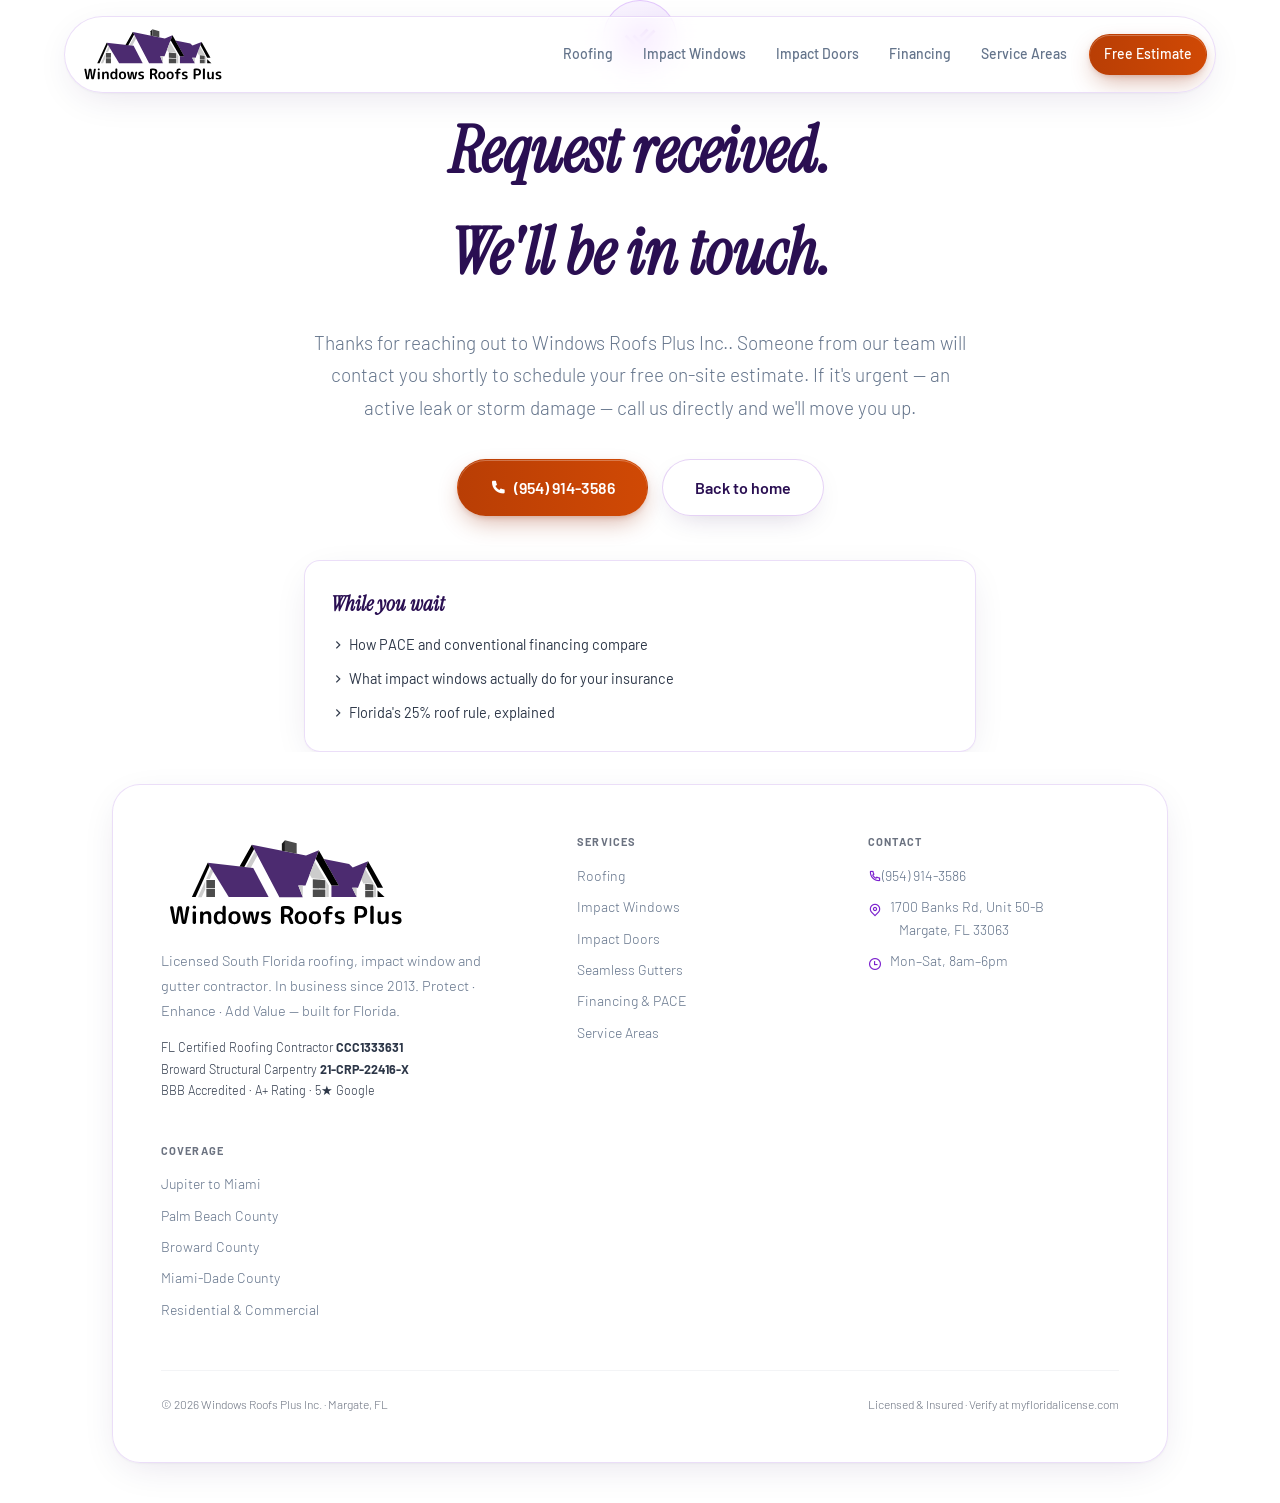
<file: thank-you.html>
<!doctype html>
<html lang="en">
<head>
<meta charset="utf-8">
<meta name="viewport" content="width=device-width,initial-scale=1">
<title>Request Received | Windows Roofs Plus Inc.</title>
<meta name="description" content="Your estimate request has been received. Windows Roofs Plus will be in touch shortly.">
<meta name="robots" content="noindex,follow">
<link rel="canonical" href="https://windowsroofsplus.com/thank-you.html">
<meta name="geo.region" content="US-FL">
<meta name="geo.placename" content="Margate, Broward County, Florida">

<meta property="og:type" content="website">
<meta property="og:title" content="Request Received | Windows Roofs Plus Inc.">
<meta property="og:description" content="Your estimate request has been received. Windows Roofs Plus will be in touch shortly.">
<meta property="og:url" content="https://windowsroofsplus.com/thank-you.html">
<meta property="og:image" content="https://windowsroofsplus.com/assets/brand/wrp-social-share.jpg">
<meta property="og:image:width" content="1200">
<meta property="og:image:height" content="630">
<meta name="twitter:card" content="summary_large_image">
<meta name="twitter:image" content="https://windowsroofsplus.com/assets/brand/wrp-social-share.jpg">
<link rel="icon" href="/assets/brand/wrp-icon.png" type="image/png">
<link rel="apple-touch-icon" href="/assets/brand/apple-touch-icon.png">
<link rel="preload" href="/assets/fonts/InstrumentSerif-italic-latin.woff2" as="font" type="font/woff2" crossorigin>
<link rel="preload" href="/assets/fonts/Barlow-400-latin.woff2" as="font" type="font/woff2" crossorigin>
<link rel="stylesheet" href="/assets/fonts/fonts.css">
<link rel="stylesheet" href="/assets/fonts/remixicon-subset.css">
<link rel="stylesheet" href="/_ds/fdme-design-system-78336979-7a54-41e8-b9f6-e66e8cb27e16/colors_and_type.css">
<link rel="stylesheet" href="/_ds/fdme-design-system-78336979-7a54-41e8-b9f6-e66e8cb27e16/shared/fdme.css">
<link rel="stylesheet" href="/assets/css/wrp.css">

</head>
<body>
<a class="skip-link" href="#main">Skip to content</a>

<div class="nav-wrap">
  <nav class="nav glass">
    <a href="/" class="nav-logo" aria-label="Windows Roofs Plus Inc. home">
      <img src="/assets/brand/wrp-logo-polished.svg" alt="Windows Roofs Plus Inc. — Roofing, Impact Windows, Impact Doors" width="828" height="328">
    </a>
    <div class="nav-links">
      <a href="/services/roofing.html">Roofing</a>
      <a href="/services/impact-windows.html">Impact Windows</a>
      <a href="/services/impact-doors.html">Impact Doors</a>
      <a href="/financing.html">Financing</a>
      <a href="/service-areas.html">Service Areas</a>
      <a href="#estimate" class="fdme-cta btn btn-sm" style="margin-left:6px">Free Estimate</a>
    </div>
    <button class="nav-toggle" id="navToggle" aria-label="Open menu" aria-expanded="false"><i class="ri-menu-line"></i></button>
  </nav>
  <div class="mobile-menu glass-strong" id="mobileMenu">
    <a href="/services/roofing.html">Roofing</a>
    <a href="/services/impact-windows.html">Impact Windows</a>
    <a href="/services/impact-doors.html">Impact Doors</a>
    <a href="/financing.html">Financing</a>
    <a href="/service-areas.html">Service Areas</a>
    <a href="tel:+19549143586" style="color:var(--violet-500)"><i class="ri-phone-fill"></i> (954) 914-3586</a>
  </div>
</div>

<section class="hero" style="min-height:70vh;display:flex;align-items:center">
  <div class="container" style="max-width:720px;text-align:center">
    <div class="icon-pill blur-in" style="width:74px;height:74px;flex:0 0 74px;font-size:34px;margin:0 auto 26px">
      <i class="ri-check-double-line"></i>
    </div>
    <h1 class="h-display blur-in" style="animation-delay:.12s;font-size:clamp(2.3rem,5.4vw,4rem)">
      <span class="chrome">Request received.</span><br><span class="violet-text">We'll be in touch.</span>
    </h1>
    <p class="lead blur-in" style="animation-delay:.26s;margin-top:22px">
      Thanks for reaching out to Windows Roofs Plus Inc.. Someone from our team will contact you shortly to schedule your free
      on-site estimate. If it's urgent — an active leak or storm damage — call us directly and we'll move you up.
    </p>
    <div class="hero-cta blur-in" style="animation-delay:.38s">
      <a href="tel:+19549143586" class="fdme-cta btn btn-lg"><i class="ri-phone-fill"></i> (954) 914-3586</a>
      <a href="/" class="btn btn-ghost btn-lg">Back to home</a>
    </div>
    <div class="glass reveal" style="padding:26px;margin-top:44px;text-align:left">
      <h3 class="h-display" style="font-size:1.3rem;margin-bottom:12px"><span class="chrome">While you wait</span></h3>
      <ul style="display:flex;flex-direction:column;gap:10px">
        <li style="font-size:14.5px"><a href="/financing.html" style="color:var(--ink-2)"><i class="ri-arrow-right-s-line" style="color:var(--violet-2)"></i> How PACE and conventional financing compare</a></li>
        <li style="font-size:14.5px"><a href="/services/impact-windows.html" style="color:var(--ink-2)"><i class="ri-arrow-right-s-line" style="color:var(--violet-2)"></i> What impact windows actually do for your insurance</a></li>
        <li style="font-size:14.5px"><a href="/services/roofing.html" style="color:var(--ink-2)"><i class="ri-arrow-right-s-line" style="color:var(--violet-2)"></i> Florida's 25% roof rule, explained</a></li>
      </ul>
    </div>
  </div>
</section>

<footer class="footer">
  <div class="container">
    <div class="glass round-2xl footer-inner">
      <div class="footer-grid">
        <div>
          <div class="footer-logo"><img src="/assets/brand/wrp-logo-polished.svg" alt="Windows Roofs Plus Inc." width="828" height="328"></div>
          <p style="font-size:14.5px;font-weight:300;max-width:320px">Licensed South Florida roofing, impact window and gutter contractor. In business since 2013. Protect · Enhance · Add Value — built for Florida.</p>
          <p style="font-size:12.5px;color:var(--muted);margin-top:14px">FL Certified Roofing Contractor <strong style="color:var(--ink-2)">CCC1333631</strong><br>Broward Structural Carpentry <strong style="color:var(--ink-2)">21-CRP-22416-X</strong><br>BBB Accredited · A+ Rating · 5★ Google</p>
        </div>
        <div>
          <h4>Services</h4>
          <ul>
            <li><a href="/services/roofing.html">Roofing</a></li>
            <li><a href="/services/impact-windows.html">Impact Windows</a></li>
            <li><a href="/services/impact-doors.html">Impact Doors</a></li>
            <li><a href="/#services">Seamless Gutters</a></li>
            <li><a href="/financing.html">Financing &amp; PACE</a></li>
            <li><a href="/service-areas.html">Service Areas</a></li>
          </ul>
        </div>
        <div>
          <h4>Contact</h4>
          <ul>
            <li><a href="tel:+19549143586"><i class="ri-phone-line"></i>(954) 914-3586</a></li>
            <li><i class="ri-map-pin-line"></i> 1700 Banks Rd, Unit 50-B<br>&nbsp;&nbsp;&nbsp;Margate, FL 33063</li>
            <li><i class="ri-time-line"></i> Mon–Sat, 8am–6pm</li>
          </ul>
        </div>
        <div>
          <h4>Coverage</h4>
          <ul><li>Jupiter to Miami</li><li>Palm Beach County</li><li>Broward County</li><li>Miami-Dade County</li><li>Residential &amp; Commercial</li></ul>
        </div>
      </div>
      <div class="footer-bottom">
        <span>© <span id="yr">2026</span> Windows Roofs Plus Inc. · Margate, FL</span>
        <span>Licensed &amp; Insured · Verify at myfloridalicense.com</span>
      </div>
    </div>
  </div>
</footer>
</main>
<a href="tel:+19549143586" class="fdme-cta btn float-call"><i class="ri-phone-fill"></i> Call (954) 914-3586</a>
<script src="/assets/js/wrp.js" defer></script>
</body>
</html>
</file>
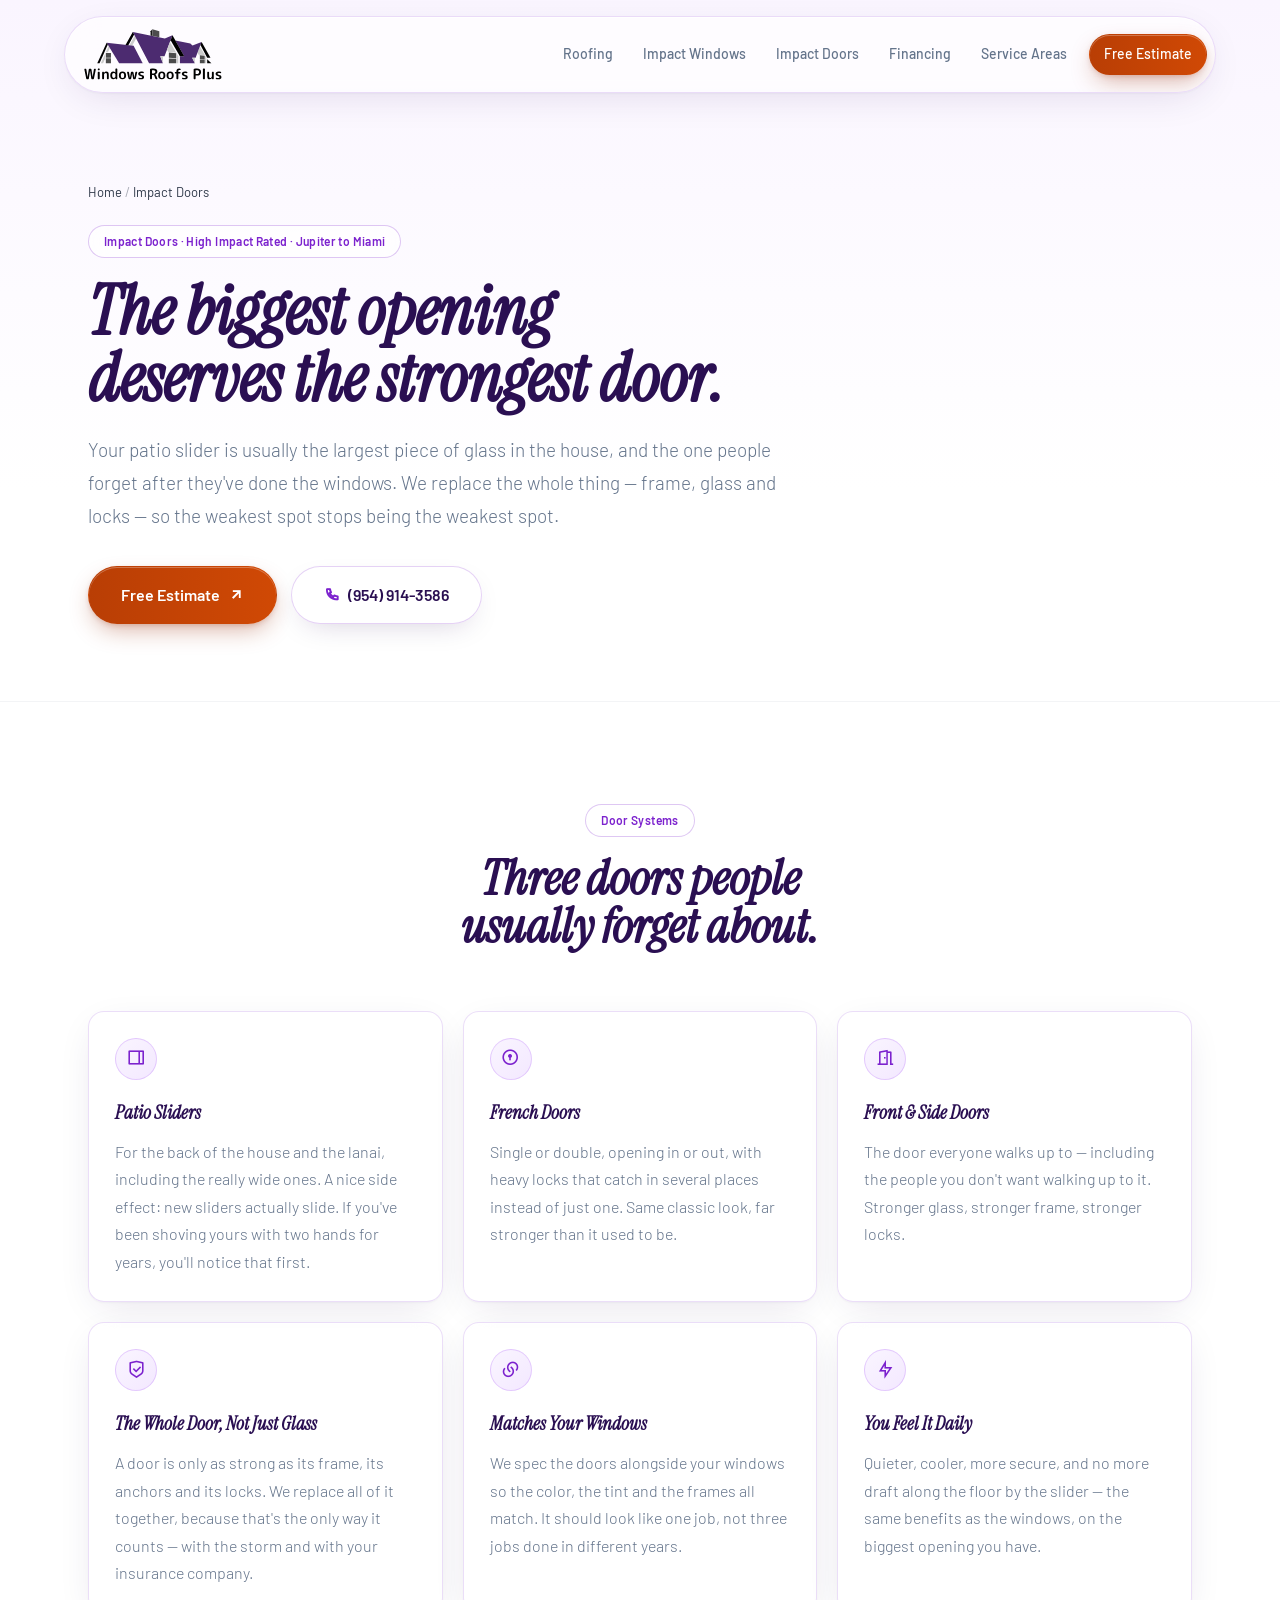
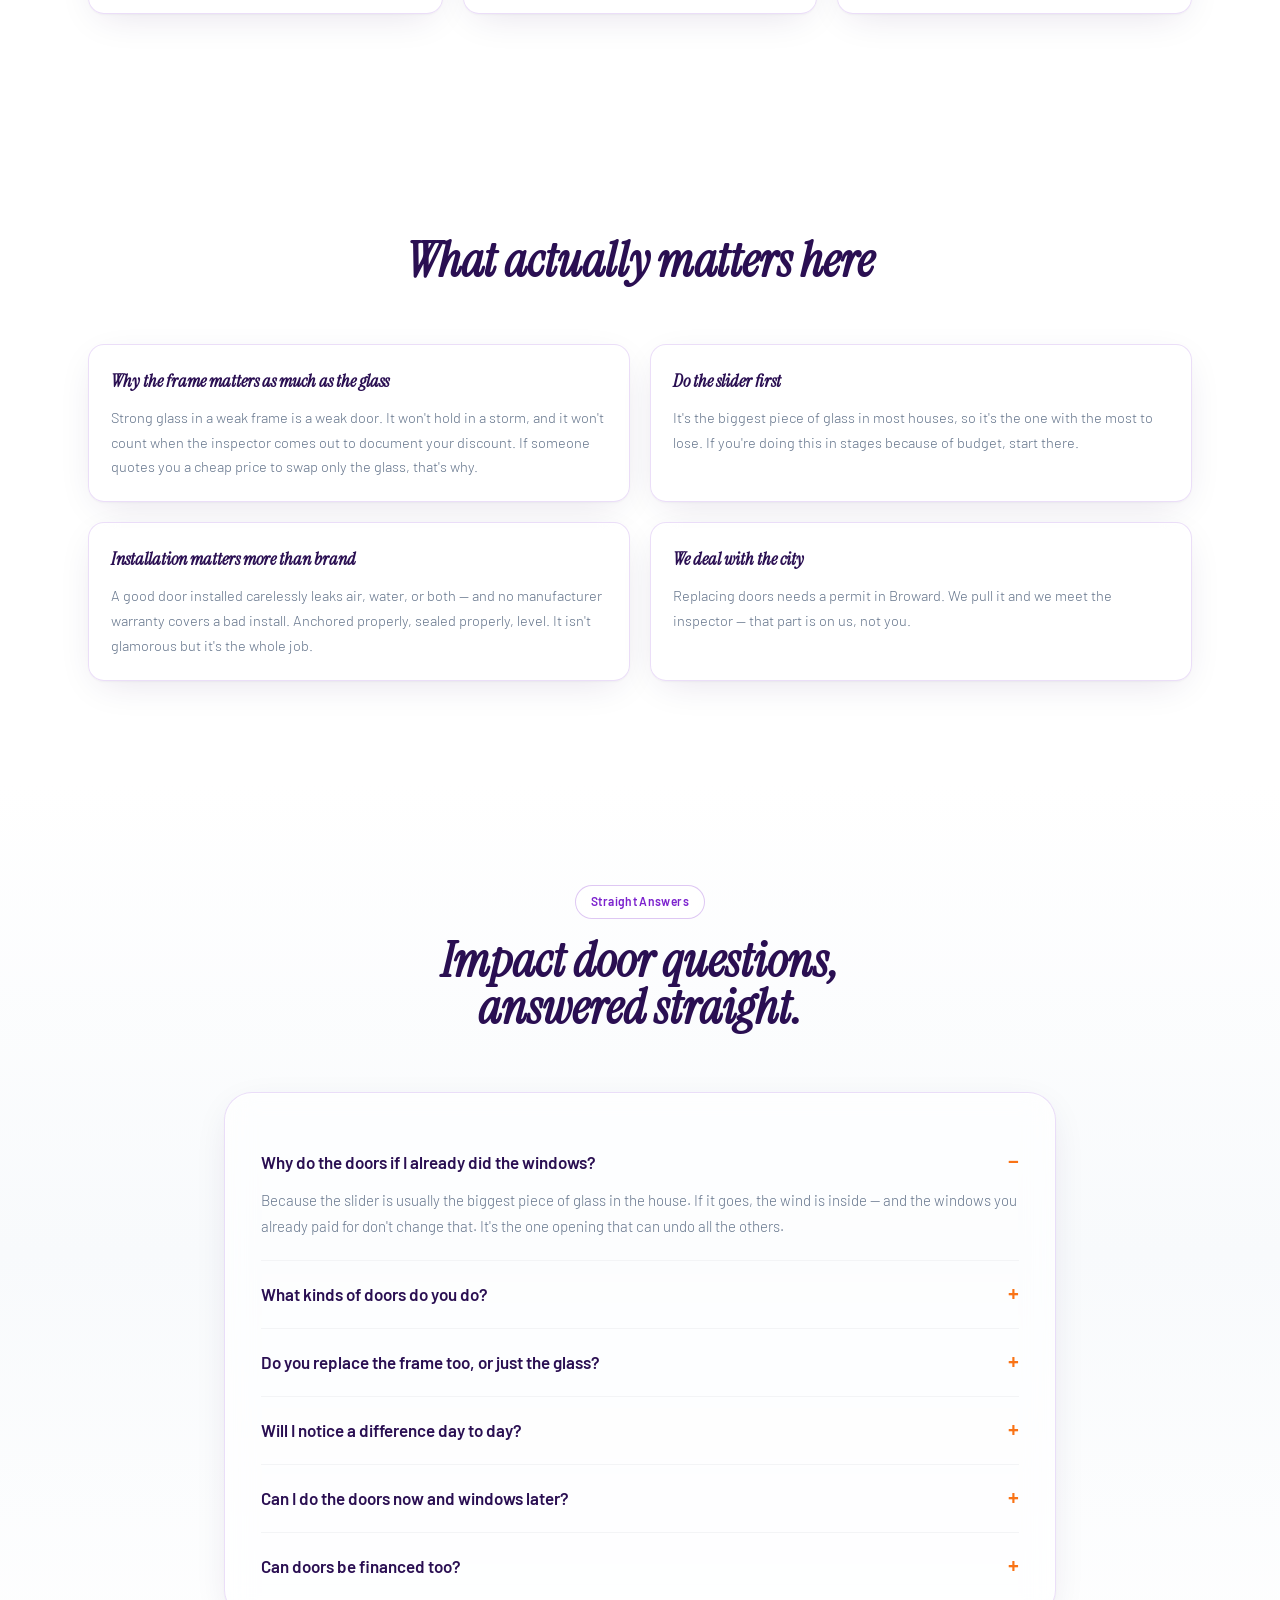
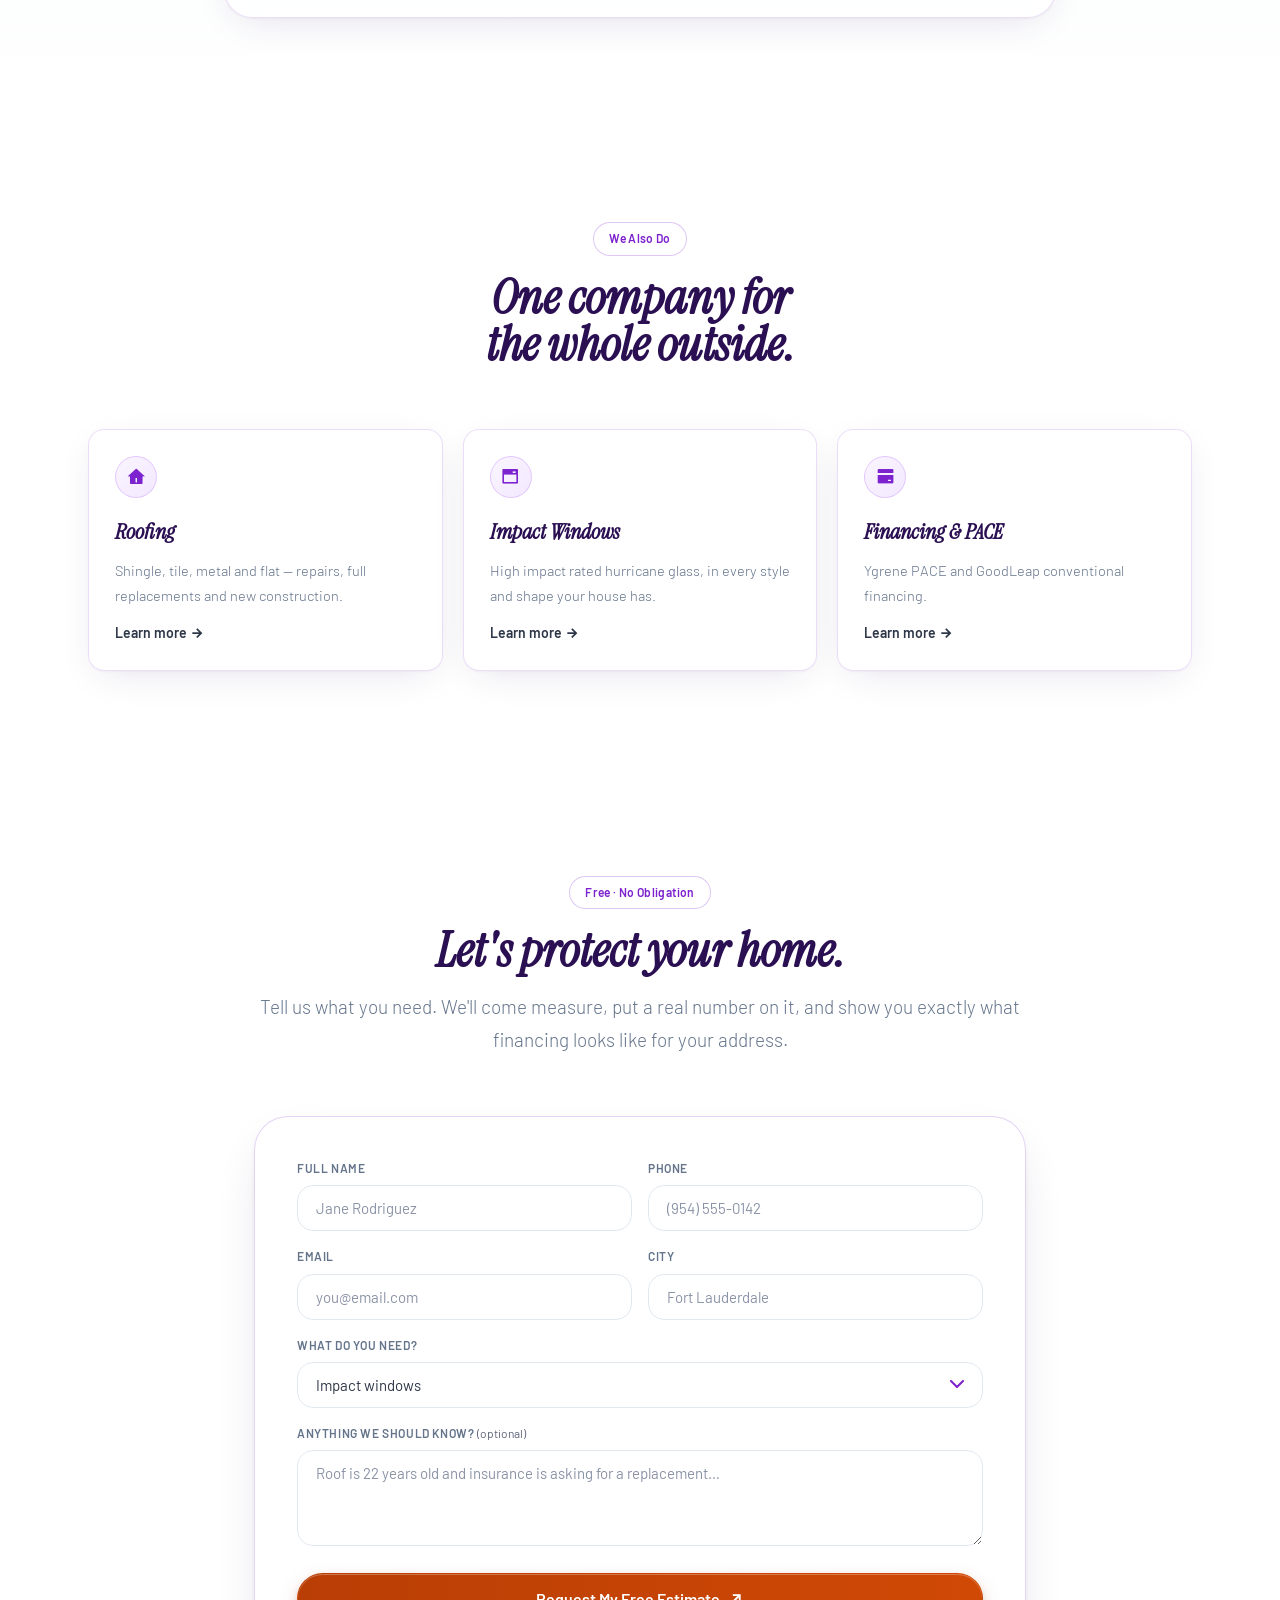
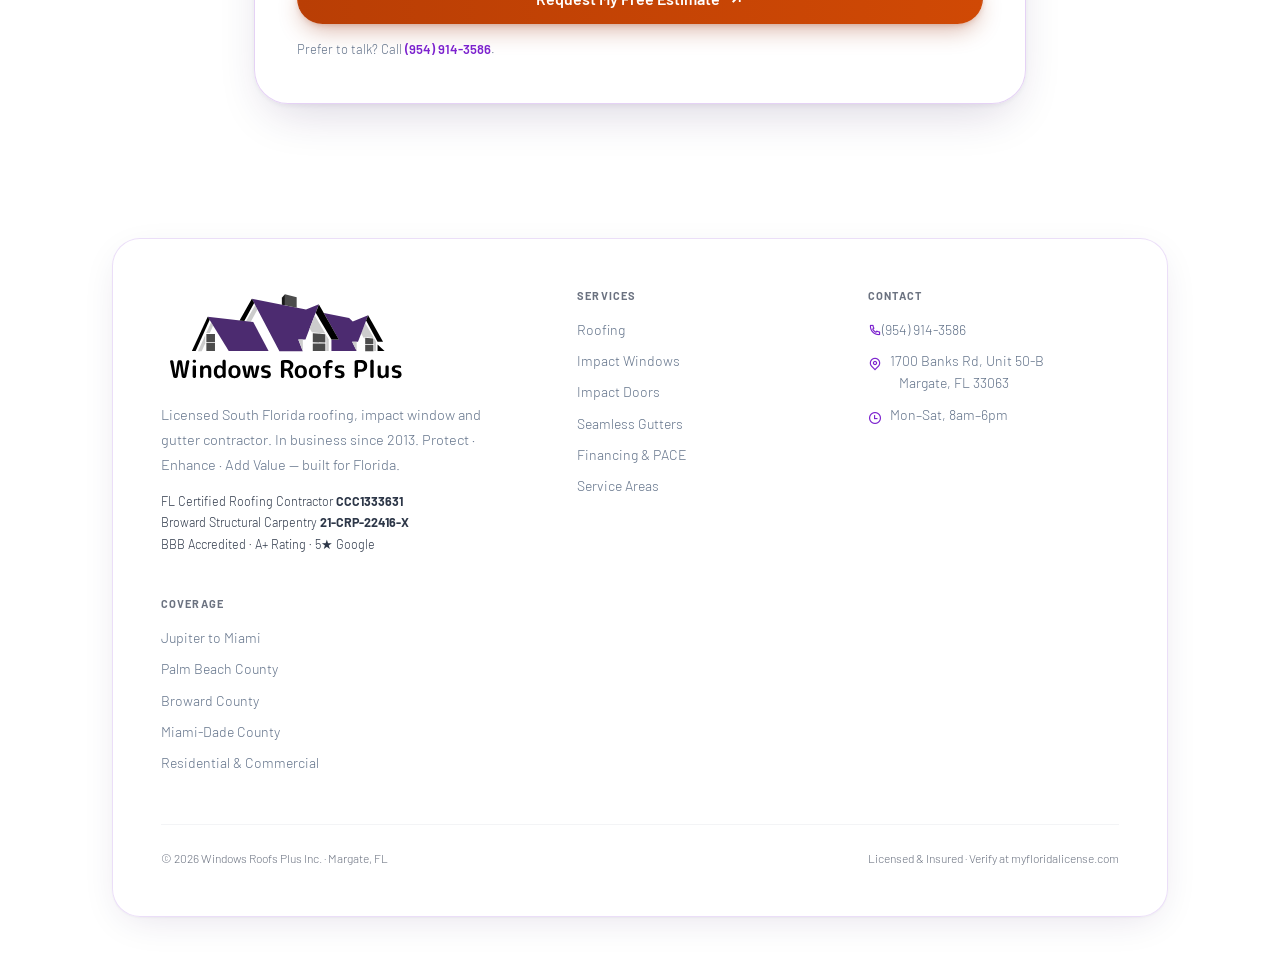
<file: services/impact-doors.html>
<!doctype html>
<html lang="en">
<head>
<meta charset="utf-8">
<meta name="viewport" content="width=device-width,initial-scale=1">
<title>Impact Doors Broward County FL | Sliding, French &amp; Entry</title>
<meta name="description" content="Hurricane-rated impact doors from Jupiter to Miami — sliding glass, French and entry, high impact rated. Free estimates. Call (954) 914-3586.">
<meta name="robots" content="index,follow,max-image-preview:large,max-snippet:-1">
<link rel="canonical" href="https://windowsroofsplus.com/services/impact-doors.html">
<meta name="geo.region" content="US-FL">
<meta name="geo.placename" content="Margate, Broward County, Florida">
<meta name="keywords" content="impact doors Broward County, impact sliding glass doors Fort Lauderdale, hurricane French doors South Florida, impact entry door Margate FL, impact door installation Coral Springs">
<meta property="og:type" content="website">
<meta property="og:title" content="Impact Doors — Sliding Glass, French &amp; Entry | Windows Roofs Plus Inc.">
<meta property="og:description" content="Hurricane-rated impact doors from Jupiter to Miami — sliding glass, French and entry, high impact rated. Free estimates. Call (954) 914-3586.">
<meta property="og:url" content="https://windowsroofsplus.com/services/impact-doors.html">
<meta property="og:image" content="https://windowsroofsplus.com/assets/brand/wrp-social-share.jpg">
<meta property="og:image:width" content="1200">
<meta property="og:image:height" content="630">
<meta name="twitter:card" content="summary_large_image">
<meta name="twitter:image" content="https://windowsroofsplus.com/assets/brand/wrp-social-share.jpg">
<link rel="icon" href="/assets/brand/wrp-icon.png" type="image/png">
<link rel="apple-touch-icon" href="/assets/brand/apple-touch-icon.png">
<link rel="preload" href="/assets/fonts/InstrumentSerif-italic-latin.woff2" as="font" type="font/woff2" crossorigin>
<link rel="preload" href="/assets/fonts/Barlow-400-latin.woff2" as="font" type="font/woff2" crossorigin>
<link rel="stylesheet" href="/assets/fonts/fonts.css">
<link rel="stylesheet" href="/assets/fonts/remixicon-subset.css">
<link rel="stylesheet" href="/_ds/fdme-design-system-78336979-7a54-41e8-b9f6-e66e8cb27e16/colors_and_type.css">
<link rel="stylesheet" href="/_ds/fdme-design-system-78336979-7a54-41e8-b9f6-e66e8cb27e16/shared/fdme.css">
<link rel="stylesheet" href="/assets/css/wrp.css">
<script type="application/ld+json">{"@context":"https://schema.org","@type":["RoofingContractor","HomeAndConstructionBusiness"],"name":"Windows Roofs Plus Inc.","alternateName":"WRP","url":"https://windowsroofsplus.com/services/impact-doors.html","telephone":"+19549143586","logo":"https://windowsroofsplus.com/assets/brand/wrp-logo-polished.svg","address":{"@type":"PostalAddress","streetAddress":"1700 Banks Rd, Unit 50-B","addressLocality":"Margate","addressRegion":"FL","postalCode":"33063","addressCountry":"US"},"priceRange":"$$","hasCredential":["Florida Certified Roofing Contractor CCC1333631","Broward County Structural Carpentry Specialty Contractor 21-CRP-22416-X"],"foundingDate":"2013","areaServed":[{"@type":"AdministrativeArea","name":"Broward County, Florida"},{"@type":"AdministrativeArea","name":"Miami-Dade County, Florida"},{"@type":"AdministrativeArea","name":"Palm Beach County, Florida"}]}</script>
<script type="application/ld+json">{"@context":"https://schema.org","@type":"Service","serviceType":"Impact Door Installation","provider":{"@type":"RoofingContractor","name":"Windows Roofs Plus Inc.","telephone":"+19549143586"},"areaServed":{"@type":"AdministrativeArea","name":"Broward County, Florida"},"description":"Hurricane-rated impact door installation across South Florida \u2014 sliding glass, French and entry doors, high impact rated and installed by our own crew."}</script>
<script type="application/ld+json">{"@context":"https://schema.org","@type":"FAQPage","mainEntity":[{"@type":"Question","name":"Why do the doors if I already did the windows?","acceptedAnswer":{"@type":"Answer","text":"Because the slider is usually the biggest piece of glass in the house. If it goes, the wind is inside \u2014 and the windows you already paid for don't change that. It's the one opening that can undo all the others."}},{"@type":"Question","name":"What kinds of doors do you do?","acceptedAnswer":{"@type":"Answer","text":"Patio sliders, including the wide multi-panel ones. French doors that open in or out. Front and side entry doors. All high impact rated, and matched to your windows so it looks like one job."}},{"@type":"Question","name":"Do you replace the frame too, or just the glass?","acceptedAnswer":{"@type":"Answer","text":"The whole thing \u2014 frame, glass and locks. It has to be, because strong glass in a weak frame won't hold and won't count toward your insurance discount. If someone offers you a cheap price to swap only the glass, now you know why it's cheap."}},{"@type":"Question","name":"Will I notice a difference day to day?","acceptedAnswer":{"@type":"Answer","text":"More than with the windows, usually. Old sliders are the leakiest thing in most Florida houses \u2014 that draft along the floor is real. Replacing one is often the single biggest change in comfort and noise anywhere in the house."}},{"@type":"Question","name":"Can I do the doors now and windows later?","acceptedAnswer":{"@type":"Answer","text":"You can, and plenty of people do it that way for budget reasons. We'll tell you honestly which to do first. One thing to know going in: the insurance discount generally rewards protecting everything, so you may not see the premium change until the last opening is done."}},{"@type":"Question","name":"Can doors be financed too?","acceptedAnswer":{"@type":"Answer","text":"Yes, the same way as windows and roofing \u2014 including the option you repay through your property tax bill. We check what your address qualifies for before anything gets signed."}}]}</script>
</head>
<body>
<a class="skip-link" href="#main">Skip to content</a>

<div class="nav-wrap">
  <nav class="nav glass">
    <a href="/" class="nav-logo" aria-label="Windows Roofs Plus Inc. home">
      <img src="/assets/brand/wrp-logo-polished.svg" alt="Windows Roofs Plus Inc. — Roofing, Impact Windows, Impact Doors" width="828" height="328">
    </a>
    <div class="nav-links">
      <a href="/services/roofing.html">Roofing</a>
      <a href="/services/impact-windows.html">Impact Windows</a>
      <a href="/services/impact-doors.html">Impact Doors</a>
      <a href="/financing.html">Financing</a>
      <a href="/service-areas.html">Service Areas</a>
      <a href="#estimate" class="fdme-cta btn btn-sm" style="margin-left:6px">Free Estimate</a>
    </div>
    <button class="nav-toggle" id="navToggle" aria-label="Open menu" aria-expanded="false"><i class="ri-menu-line"></i></button>
  </nav>
  <div class="mobile-menu glass-strong" id="mobileMenu">
    <a href="/services/roofing.html">Roofing</a>
    <a href="/services/impact-windows.html">Impact Windows</a>
    <a href="/services/impact-doors.html">Impact Doors</a>
    <a href="/financing.html">Financing</a>
    <a href="/service-areas.html">Service Areas</a>
    <a href="tel:+19549143586" style="color:var(--violet-500)"><i class="ri-phone-fill"></i> (954) 914-3586</a>
  </div>
</div>

<header class="page-hero">
  <div class="container">
    <nav aria-label="Breadcrumb" style="font-size:13px;margin-bottom:22px"><a href="/" style="color:var(--muted)">Home</a> <span style='opacity:.4'>/</span> <span style="color:var(--ink-2)">Impact Doors</span></nav>
    <span class="eyebrow blur-in">Impact Doors · High Impact Rated · Jupiter to Miami</span>
    <h1 class="h-display blur-in" style="animation-delay:.12s;margin-top:20px">
      The biggest opening<br><span class="violet-text">deserves the strongest door.</span>
    </h1>
    <p class="lead blur-in" style="animation-delay:.26s;max-width:720px;margin-top:22px">Your patio slider is usually the largest piece of glass in the house, and the one people forget after they've done the windows. We replace the whole thing — frame, glass and locks — so the weakest spot stops being the weakest spot.</p>
    <div class="hero-cta blur-in" style="animation-delay:.38s">
      <a href="#estimate" class="fdme-cta btn btn-lg">Free Estimate <i class="ri-arrow-right-up-line"></i></a>
      <a href="tel:+19549143586" class="btn btn-ghost btn-lg"><i class="ri-phone-line" style="color:var(--violet-500)"></i>(954) 914-3586</a>
    </div>
  </div>
</header>
<main id="main">

<section class="sec"><div class="container">
  <div class="sec-head">
    <span class="eyebrow reveal">Door Systems</span>
    <h2 class="h-display reveal"><span class="chrome">Three doors people<br>usually forget about.</span></h2>
  </div>
  <div class="grid-3"><div class="glass card hover-lift reveal">
        <div class="icon-pill chrome-pill"><i class="ri-layout-right-line"></i></div>
        <h3 class="h-display" style="margin:18px 0 10px"><span class="chrome">Patio Sliders</span></h3>
        <p>For the back of the house and the lanai, including the really wide ones. A nice side effect: new sliders actually slide. If you've been shoving yours with two hands for years, you'll notice that first.</p></div><div class="glass card hover-lift reveal">
        <div class="icon-pill"><i class="ri-door-lock-line"></i></div>
        <h3 class="h-display" style="margin:18px 0 10px"><span class="chrome">French Doors</span></h3>
        <p>Single or double, opening in or out, with heavy locks that catch in several places instead of just one. Same classic look, far stronger than it used to be.</p></div><div class="glass card hover-lift reveal">
        <div class="icon-pill chrome-pill"><i class="ri-door-open-line"></i></div>
        <h3 class="h-display" style="margin:18px 0 10px"><span class="chrome">Front &amp; Side Doors</span></h3>
        <p>The door everyone walks up to — including the people you don't want walking up to it. Stronger glass, stronger frame, stronger locks.</p></div><div class="glass card hover-lift reveal">
        <div class="icon-pill"><i class="ri-shield-check-line"></i></div>
        <h3 class="h-display" style="margin:18px 0 10px"><span class="chrome">The Whole Door, Not Just Glass</span></h3>
        <p>A door is only as strong as its frame, its anchors and its locks. We replace all of it together, because that's the only way it counts — with the storm and with your insurance company.</p></div><div class="glass card hover-lift reveal">
        <div class="icon-pill chrome-pill"><i class="ri-links-line"></i></div>
        <h3 class="h-display" style="margin:18px 0 10px"><span class="chrome">Matches Your Windows</span></h3>
        <p>We spec the doors alongside your windows so the color, the tint and the frames all match. It should look like one job, not three jobs done in different years.</p></div><div class="glass card hover-lift reveal">
        <div class="icon-pill"><i class="ri-flashlight-line"></i></div>
        <h3 class="h-display" style="margin:18px 0 10px"><span class="chrome">You Feel It Daily</span></h3>
        <p>Quieter, cooler, more secure, and no more draft along the floor by the slider — the same benefits as the windows, on the biggest opening you have.</p></div></div>
</div></section>

<section class="sec"><div class="container">
    <div class="sec-head"><h2 class="h-display reveal"><span class="chrome">What actually matters here</span></h2></div>
    <div class="grid-2"><div class="glass card reveal" style="padding:22px"><h4 class="h-display" style="font-size:1.15rem;margin-bottom:8px"><span class="chrome">Why the frame matters as much as the glass</span></h4><p style="font-size:14.5px">Strong glass in a weak frame is a weak door. It won't hold in a storm, and it won't count when the inspector comes out to document your discount. If someone quotes you a cheap price to swap only the glass, that's why.</p></div><div class="glass card reveal" style="padding:22px"><h4 class="h-display" style="font-size:1.15rem;margin-bottom:8px"><span class="chrome">Do the slider first</span></h4><p style="font-size:14.5px">It's the biggest piece of glass in most houses, so it's the one with the most to lose. If you're doing this in stages because of budget, start there.</p></div><div class="glass card reveal" style="padding:22px"><h4 class="h-display" style="font-size:1.15rem;margin-bottom:8px"><span class="chrome">Installation matters more than brand</span></h4><p style="font-size:14.5px">A good door installed carelessly leaks air, water, or both — and no manufacturer warranty covers a bad install. Anchored properly, sealed properly, level. It isn't glamorous but it's the whole job.</p></div><div class="glass card reveal" style="padding:22px"><h4 class="h-display" style="font-size:1.15rem;margin-bottom:8px"><span class="chrome">We deal with the city</span></h4><p style="font-size:14.5px">Replacing doors needs a permit in Broward. We pull it and we meet the inspector — that part is on us, not you.</p></div></div></div></section>


<section class="sec sec-alt" id="faq">
  <div class="container" style="max-width:880px">
    <div class="sec-head">
      <span class="eyebrow reveal">Straight Answers</span>
      <h2 class="h-display reveal"><span class="chrome">Impact door questions,<br>answered straight.</span></h2>
    </div>
    <div class="faq glass round-2xl reveal" style="padding:clamp(20px,3vw,36px)"><details open><summary>Why do the doors if I already did the windows?</summary><p>Because the slider is usually the biggest piece of glass in the house. If it goes, the wind is inside — and the windows you already paid for don't change that. It's the one opening that can undo all the others.</p></details><details><summary>What kinds of doors do you do?</summary><p>Patio sliders, including the wide multi-panel ones. French doors that open in or out. Front and side entry doors. All high impact rated, and matched to your windows so it looks like one job.</p></details><details><summary>Do you replace the frame too, or just the glass?</summary><p>The whole thing — frame, glass and locks. It has to be, because strong glass in a weak frame won't hold and won't count toward your insurance discount. If someone offers you a cheap price to swap only the glass, now you know why it's cheap.</p></details><details><summary>Will I notice a difference day to day?</summary><p>More than with the windows, usually. Old sliders are the leakiest thing in most Florida houses — that draft along the floor is real. Replacing one is often the single biggest change in comfort and noise anywhere in the house.</p></details><details><summary>Can I do the doors now and windows later?</summary><p>You can, and plenty of people do it that way for budget reasons. We'll tell you honestly which to do first. One thing to know going in: the insurance discount generally rewards protecting everything, so you may not see the premium change until the last opening is done.</p></details><details><summary>Can doors be financed too?</summary><p>Yes, the same way as windows and roofing — including the option you repay through your property tax bill. We check what your address qualifies for before anything gets signed.</p></details></div>
  </div>
</section>

<section class="sec"><div class="container">
      <div class="sec-head"><span class="eyebrow reveal">We Also Do</span>
      <h2 class="h-display reveal"><span class="chrome">One company for<br>the whole outside.</span></h2></div>
      <div class="grid-3"><a href="/services/roofing.html" class="glass card hover-lift reveal" style="display:block">
        <div class="icon-pill"><i class="ri-home-4-fill"></i></div>
        <h3 class="h-display" style="margin:16px 0 8px;font-size:1.4rem"><span class="chrome">Roofing</span></h3>
        <p style="font-size:14.5px">Shingle, tile, metal and flat — repairs, full replacements and new construction.</p>
        <span style="color:var(--violet);font-weight:600;font-size:14px;display:inline-block;margin-top:14px">Learn more <i class="ri-arrow-right-line"></i></span>
      </a><a href="/services/impact-windows.html" class="glass card hover-lift reveal" style="display:block">
        <div class="icon-pill"><i class="ri-window-2-fill"></i></div>
        <h3 class="h-display" style="margin:16px 0 8px;font-size:1.4rem"><span class="chrome">Impact Windows</span></h3>
        <p style="font-size:14.5px">High impact rated hurricane glass, in every style and shape your house has.</p>
        <span style="color:var(--violet);font-weight:600;font-size:14px;display:inline-block;margin-top:14px">Learn more <i class="ri-arrow-right-line"></i></span>
      </a><a href="/financing.html" class="glass card hover-lift reveal" style="display:block">
        <div class="icon-pill"><i class="ri-bank-card-fill"></i></div>
        <h3 class="h-display" style="margin:16px 0 8px;font-size:1.4rem"><span class="chrome">Financing &amp; PACE</span></h3>
        <p style="font-size:14.5px">Ygrene PACE and GoodLeap conventional financing.</p>
        <span style="color:var(--violet);font-weight:600;font-size:14px;display:inline-block;margin-top:14px">Learn more <i class="ri-arrow-right-line"></i></span>
      </a></div></div></section>

<section class="sec" id="estimate">
  <div class="container" style="max-width:820px">
    <div class="sec-head">
      <span class="eyebrow reveal">Free · No Obligation</span>
      <h2 class="h-display reveal"><span class="chrome">Let's protect</span> <span class="violet-text">your home.</span></h2>
      <p class="lead reveal">Tell us what you need. We'll come measure, put a real number on it, and show you exactly what financing looks like for your address.</p>
    </div>
    <form class="glass-strong round-2xl reveal" id="estimateForm" style="padding:clamp(24px,4vw,42px)" novalidate>
      <div class="form-grid">
        <label class="fld">Full name<input name="name" required autocomplete="name" placeholder="Jane Rodriguez"></label>
        <label class="fld">Phone<input name="phone" type="tel" required autocomplete="tel" placeholder="(954) 555-0142"></label>
        <label class="fld">Email<input name="email" type="email" autocomplete="email" placeholder="you@email.com"></label>
        <label class="fld">City<input name="city" autocomplete="address-level2" placeholder="Fort Lauderdale"></label>
        <label class="fld span-2">What do you need?
          <select name="service" required>
            <option value="Impact windows">Impact windows</option>
            <option value="Impact doors">Impact doors</option>
            <option value="Impact windows + doors">Impact windows + doors</option>
            <option value="Roof replacement">Roof replacement</option>
            <option value="Roof repair / leak">Roof repair / leak</option>
            <option value="Roof + impact package">Roof + impact package</option>
            <option value="Commercial project">Commercial project</option>
            <option value="Not sure yet">Not sure yet — need advice</option>
          </select>
        </label>
        <label class="fld span-2">Anything we should know? <span style="text-transform:none;letter-spacing:0;font-weight:400;color:#5F657A">(optional)</span>
          <textarea name="details" rows="3" placeholder="Roof is 22 years old and insurance is asking for a replacement…"></textarea>
        </label>
      </div>
      <input type="hidden" name="page_url">
      <input type="text" name="_gotcha" tabindex="-1" autocomplete="off" style="position:absolute;left:-9999px" aria-hidden="true">
      <button type="submit" class="fdme-cta btn btn-lg" style="width:100%;margin-top:22px">Request My Free Estimate <i class="ri-arrow-right-up-line"></i></button>
      <p class="form-note" id="formStatus" role="status" aria-live="polite">Prefer to talk? Call <a href="tel:+19549143586" style="color:var(--violet-500);font-weight:600">(954) 914-3586</a>.</p>
    </form>
  </div>
</section>


<footer class="footer">
  <div class="container">
    <div class="glass round-2xl footer-inner">
      <div class="footer-grid">
        <div>
          <div class="footer-logo"><img src="/assets/brand/wrp-logo-polished.svg" alt="Windows Roofs Plus Inc." width="828" height="328"></div>
          <p style="font-size:14.5px;font-weight:300;max-width:320px">Licensed South Florida roofing, impact window and gutter contractor. In business since 2013. Protect · Enhance · Add Value — built for Florida.</p>
          <p style="font-size:12.5px;color:var(--muted);margin-top:14px">FL Certified Roofing Contractor <strong style="color:var(--ink-2)">CCC1333631</strong><br>Broward Structural Carpentry <strong style="color:var(--ink-2)">21-CRP-22416-X</strong><br>BBB Accredited · A+ Rating · 5★ Google</p>
        </div>
        <div>
          <h4>Services</h4>
          <ul>
            <li><a href="/services/roofing.html">Roofing</a></li>
            <li><a href="/services/impact-windows.html">Impact Windows</a></li>
            <li><a href="/services/impact-doors.html">Impact Doors</a></li>
            <li><a href="/#services">Seamless Gutters</a></li>
            <li><a href="/financing.html">Financing &amp; PACE</a></li>
            <li><a href="/service-areas.html">Service Areas</a></li>
          </ul>
        </div>
        <div>
          <h4>Contact</h4>
          <ul>
            <li><a href="tel:+19549143586"><i class="ri-phone-line"></i>(954) 914-3586</a></li>
            <li><i class="ri-map-pin-line"></i> 1700 Banks Rd, Unit 50-B<br>&nbsp;&nbsp;&nbsp;Margate, FL 33063</li>
            <li><i class="ri-time-line"></i> Mon–Sat, 8am–6pm</li>
          </ul>
        </div>
        <div>
          <h4>Coverage</h4>
          <ul><li>Jupiter to Miami</li><li>Palm Beach County</li><li>Broward County</li><li>Miami-Dade County</li><li>Residential &amp; Commercial</li></ul>
        </div>
      </div>
      <div class="footer-bottom">
        <span>© <span id="yr">2026</span> Windows Roofs Plus Inc. · Margate, FL</span>
        <span>Licensed &amp; Insured · Verify at myfloridalicense.com</span>
      </div>
    </div>
  </div>
</footer>
</main>
<a href="tel:+19549143586" class="fdme-cta btn float-call"><i class="ri-phone-fill"></i> Call (954) 914-3586</a>
<script src="/assets/js/wrp.js" defer></script>
</body>
</html>
</file>
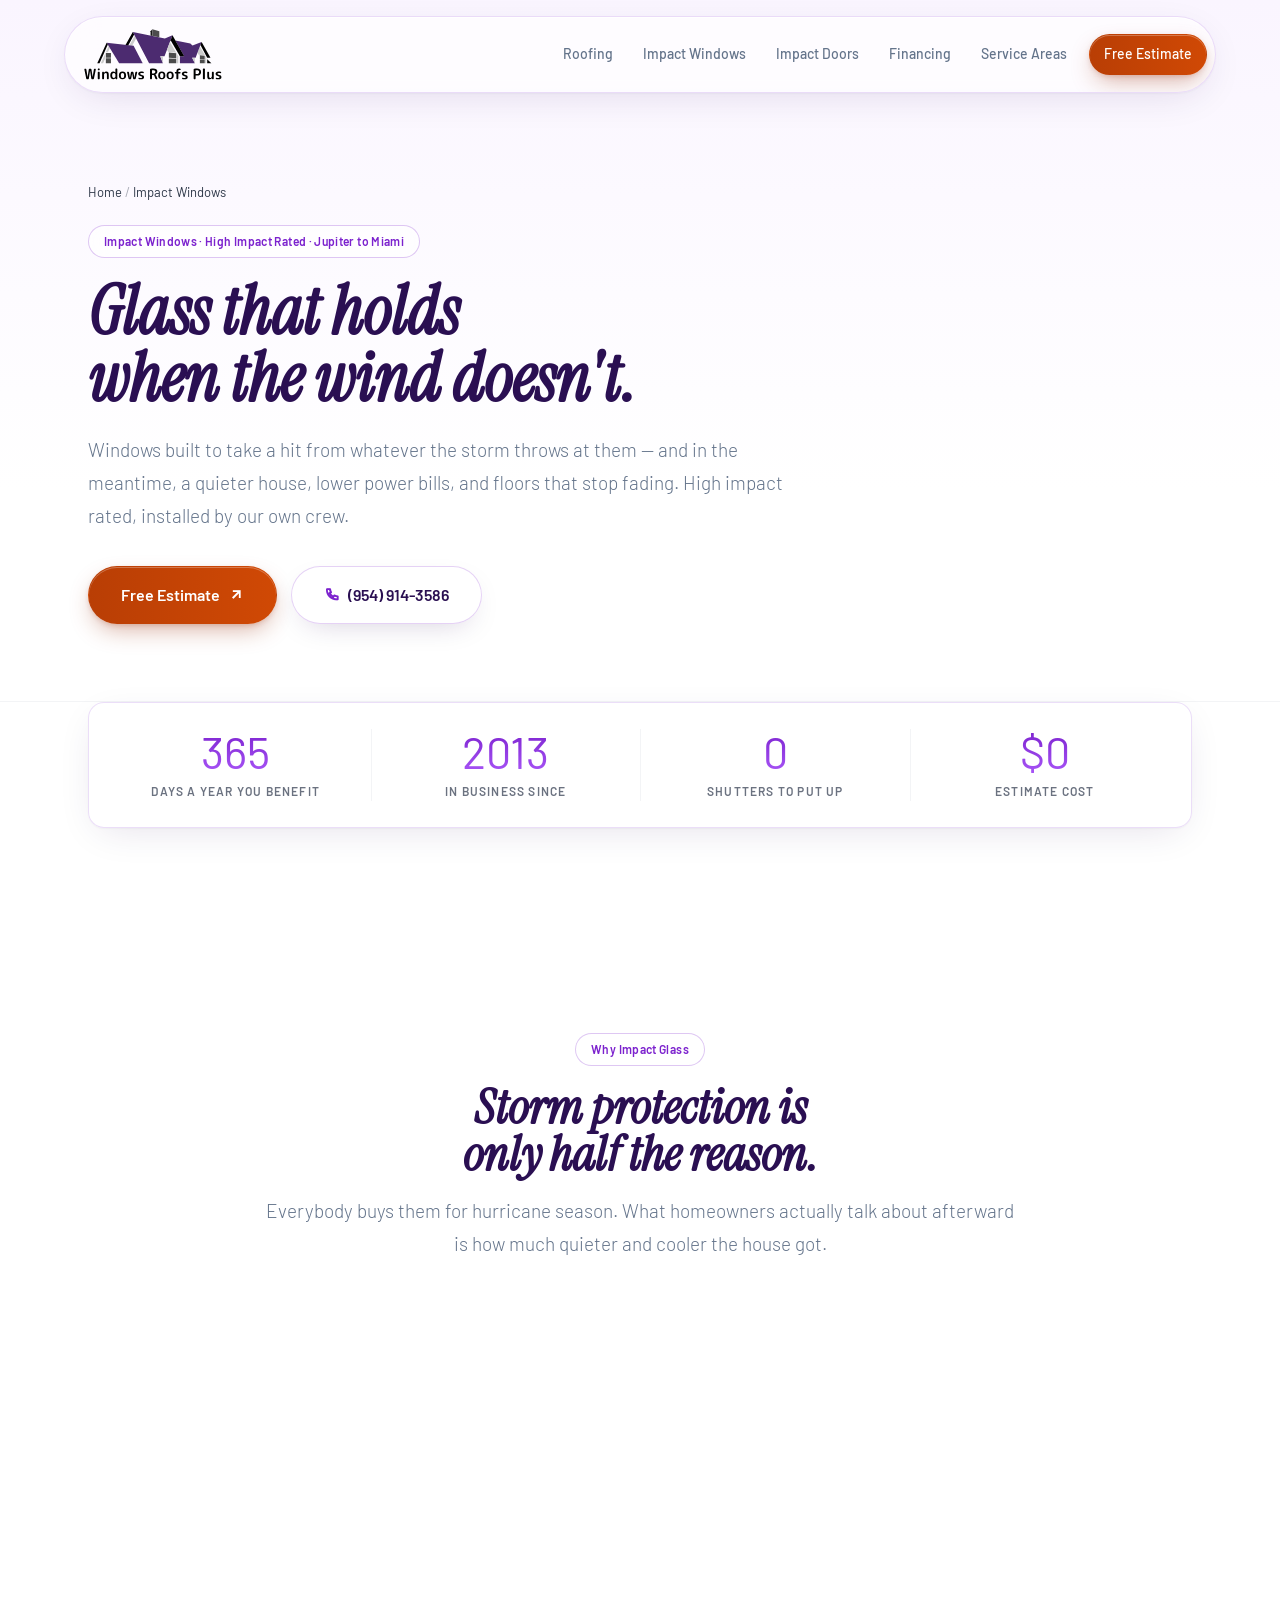
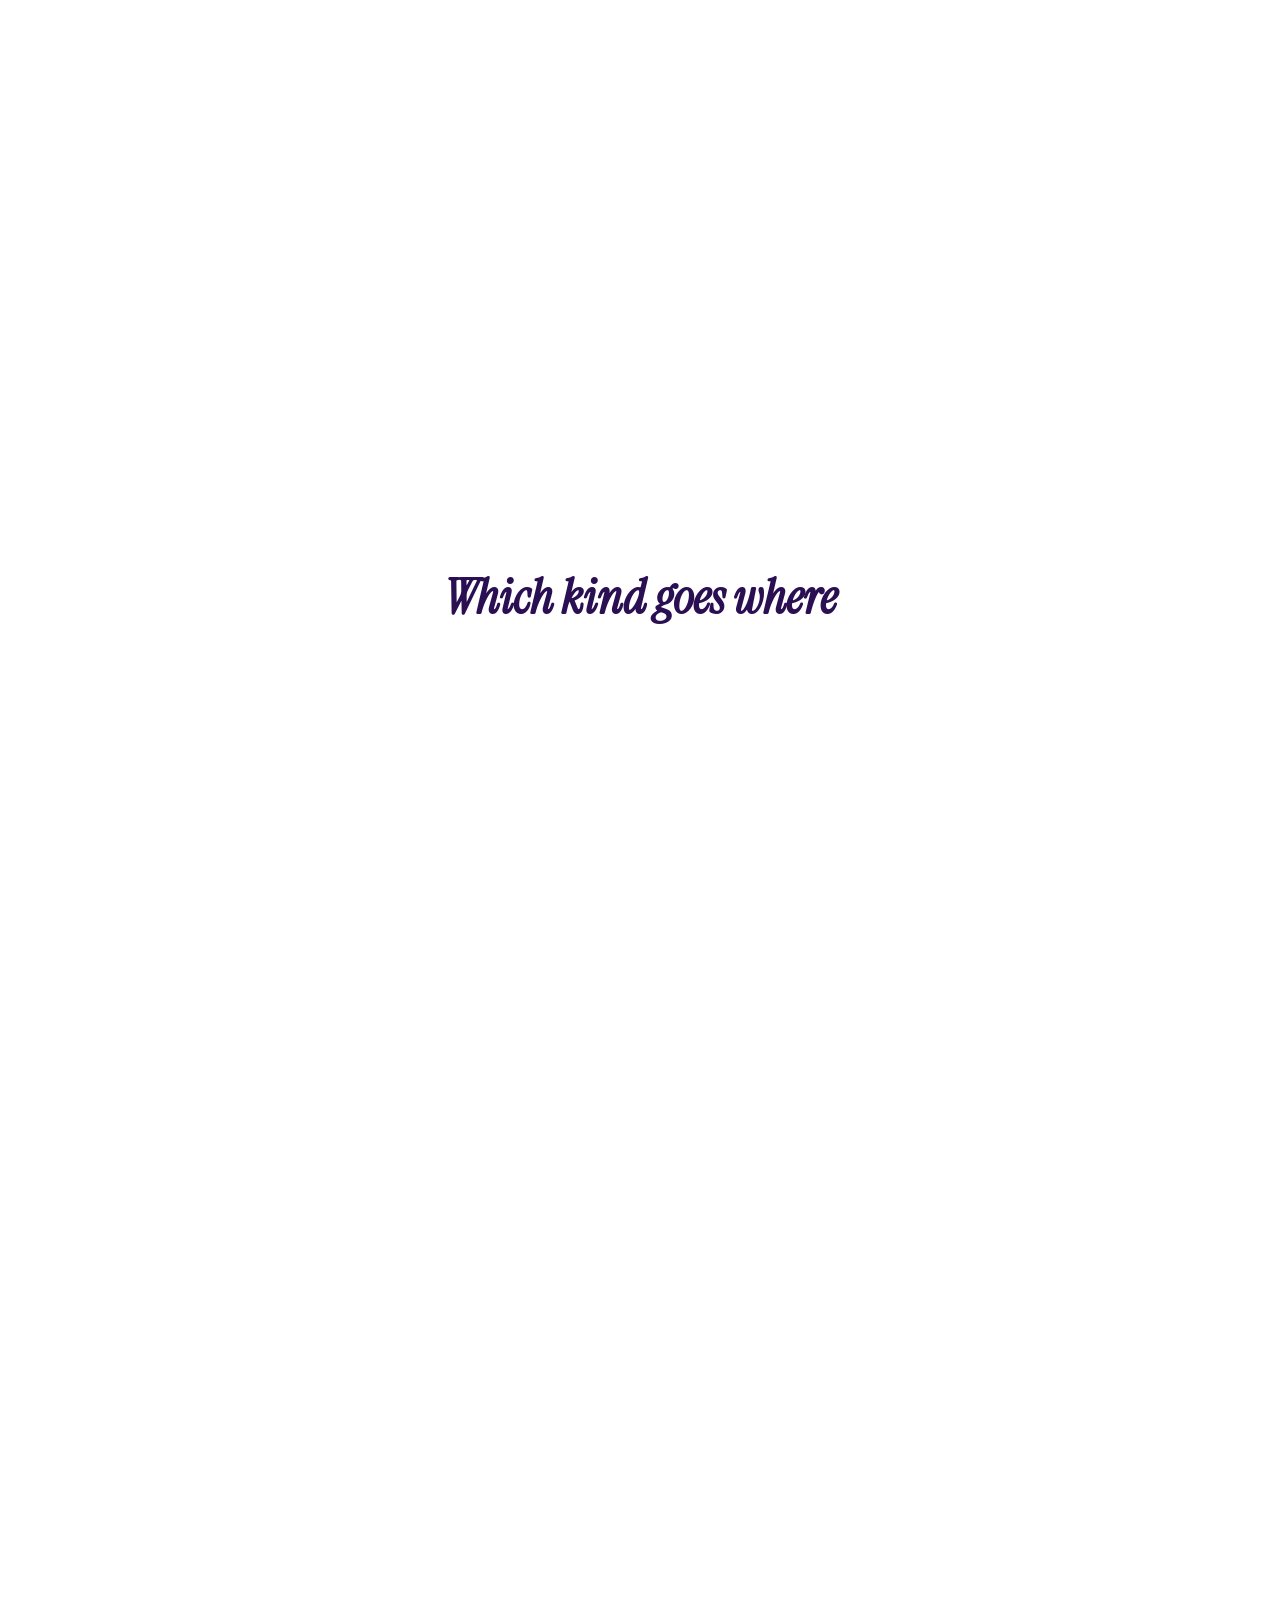
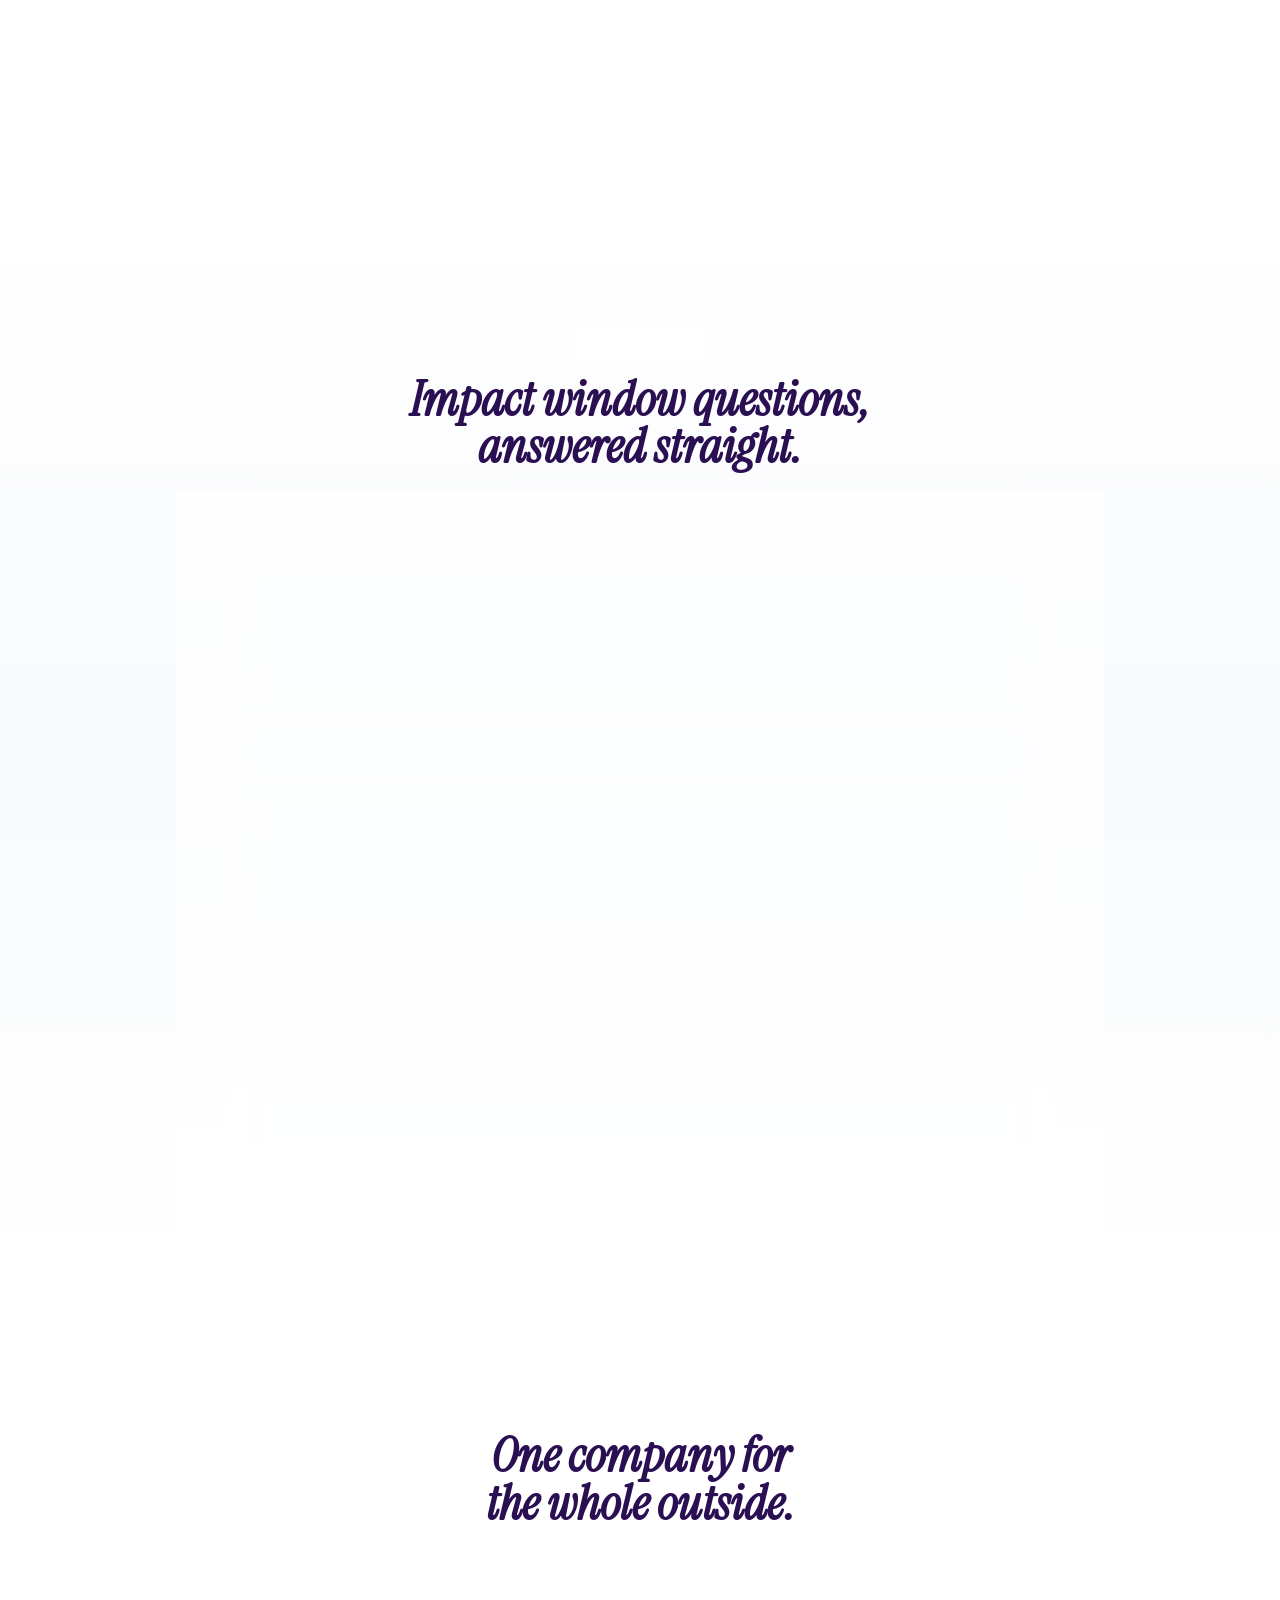
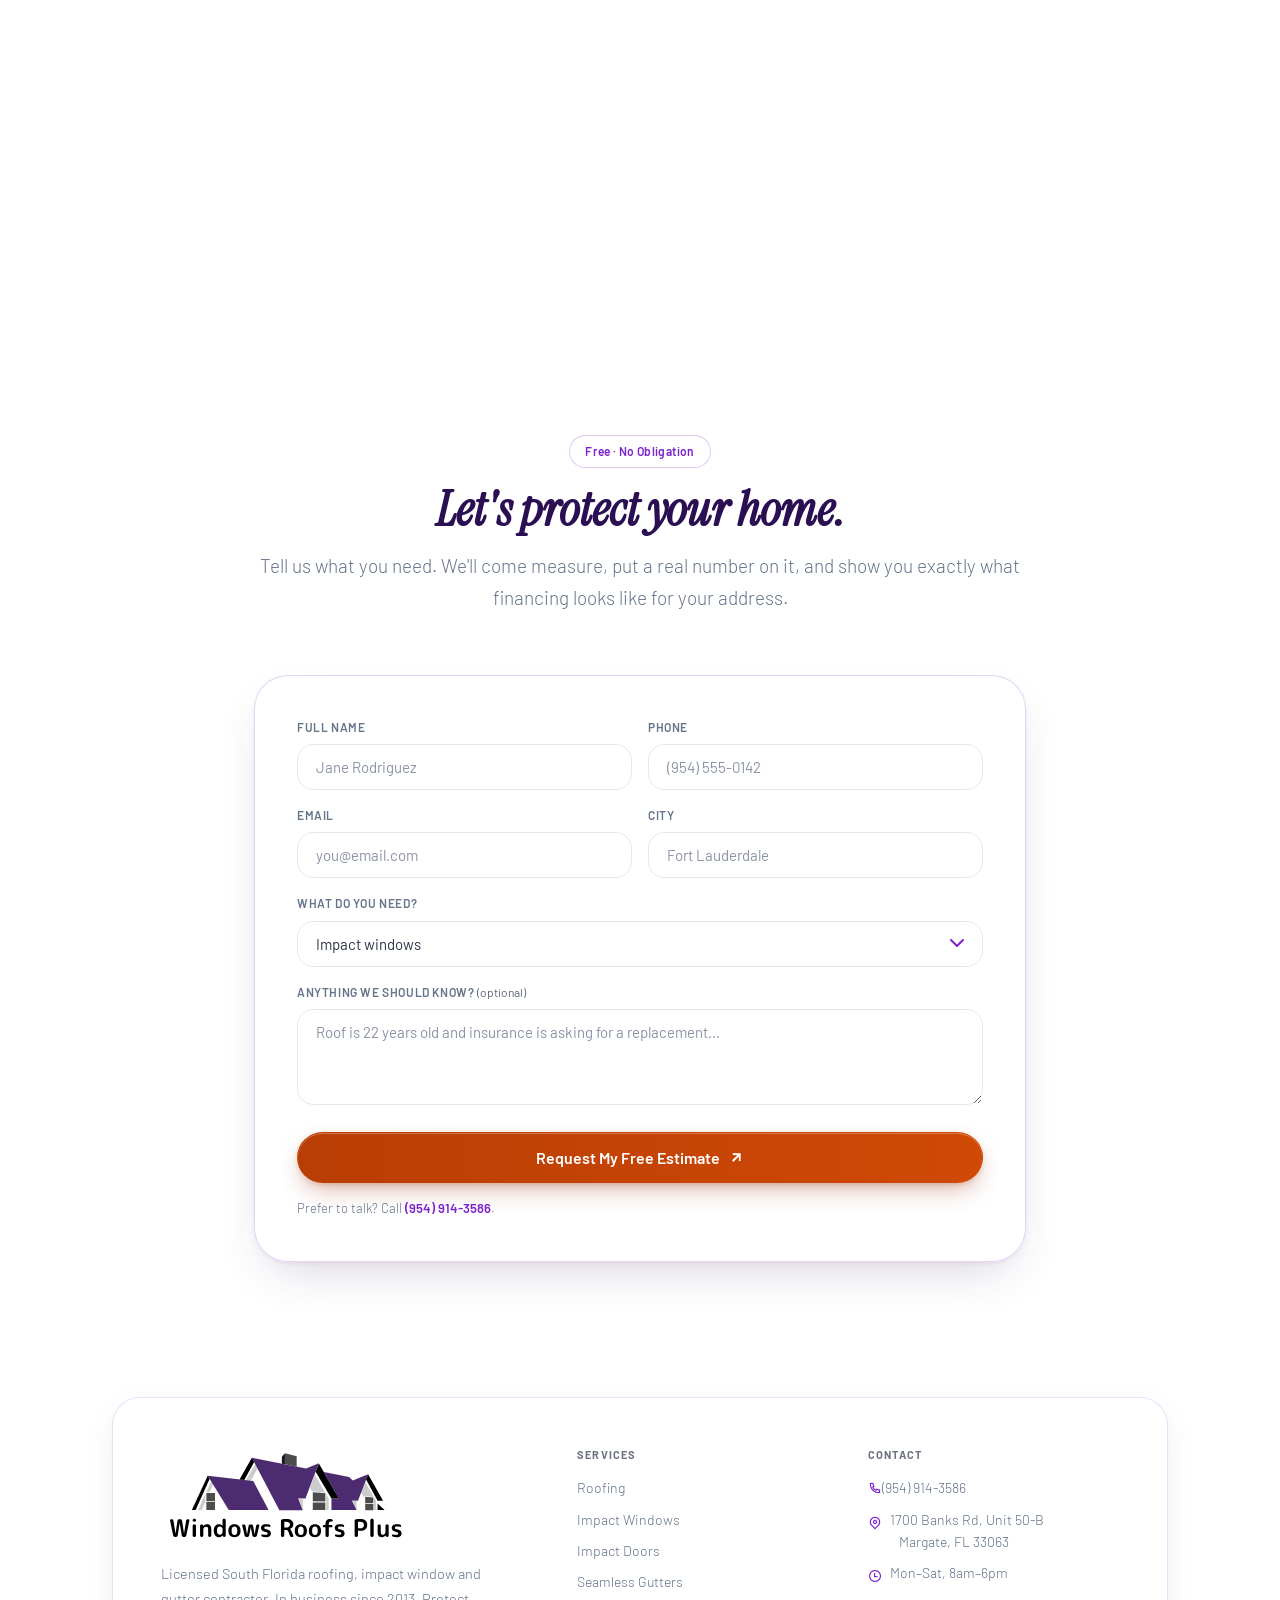
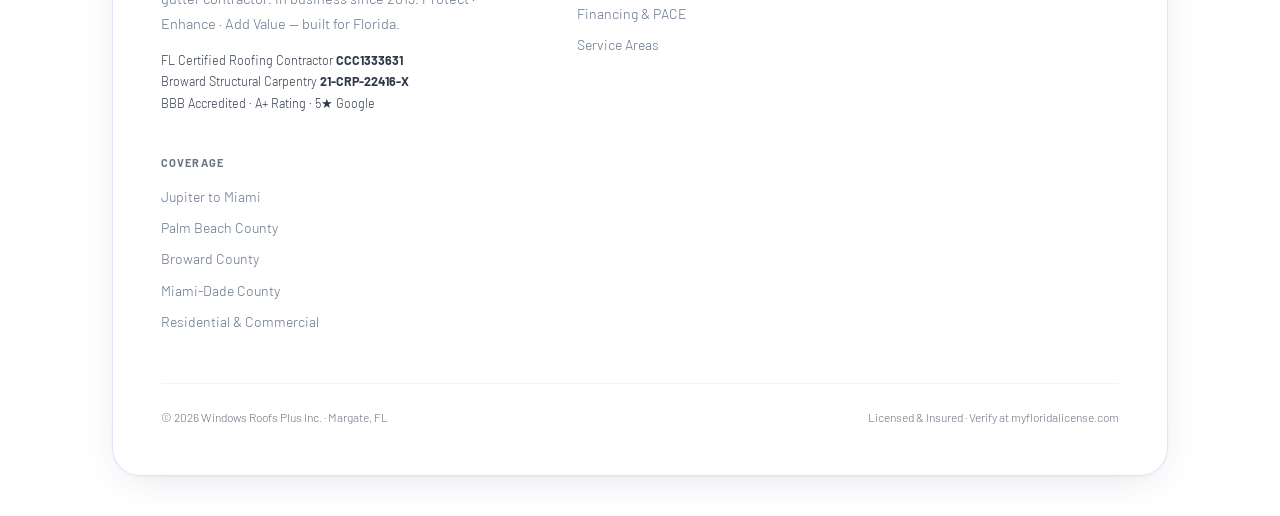
<file: services/impact-windows.html>
<!doctype html>
<html lang="en">
<head>
<meta charset="utf-8">
<meta name="viewport" content="width=device-width,initial-scale=1">
<title>Impact Windows Broward County FL | Hurricane-Rated Glass</title>
<meta name="description" content="High impact rated hurricane windows installed by our own crew from Jupiter to Miami. Single-hung, slider, casement and custom shapes. Free estimate: (954) 914-3586.">
<meta name="robots" content="index,follow,max-image-preview:large,max-snippet:-1">
<link rel="canonical" href="https://windowsroofsplus.com/services/impact-windows.html">
<meta name="geo.region" content="US-FL">
<meta name="geo.placename" content="Margate, Broward County, Florida">
<meta name="keywords" content="impact windows Broward County, hurricane windows Fort Lauderdale, impact windows Coral Springs, single hung impact window Margate, hurricane impact glass South Florida, impact window financing PACE">
<meta property="og:type" content="website">
<meta property="og:title" content="Impact Windows — High Impact Rated | Windows Roofs Plus Inc.">
<meta property="og:description" content="High impact rated hurricane windows installed by our own crew from Jupiter to Miami. Single-hung, slider, casement and custom shapes. Free estimate: (954) 914-3586.">
<meta property="og:url" content="https://windowsroofsplus.com/services/impact-windows.html">
<meta property="og:image" content="https://windowsroofsplus.com/assets/brand/wrp-social-share.jpg">
<meta property="og:image:width" content="1200">
<meta property="og:image:height" content="630">
<meta name="twitter:card" content="summary_large_image">
<meta name="twitter:image" content="https://windowsroofsplus.com/assets/brand/wrp-social-share.jpg">
<link rel="icon" href="/assets/brand/wrp-icon.png" type="image/png">
<link rel="apple-touch-icon" href="/assets/brand/apple-touch-icon.png">
<link rel="preload" href="/assets/fonts/InstrumentSerif-italic-latin.woff2" as="font" type="font/woff2" crossorigin>
<link rel="preload" href="/assets/fonts/Barlow-400-latin.woff2" as="font" type="font/woff2" crossorigin>
<link rel="stylesheet" href="/assets/fonts/fonts.css">
<link rel="stylesheet" href="/assets/fonts/remixicon-subset.css">
<link rel="stylesheet" href="/_ds/fdme-design-system-78336979-7a54-41e8-b9f6-e66e8cb27e16/colors_and_type.css">
<link rel="stylesheet" href="/_ds/fdme-design-system-78336979-7a54-41e8-b9f6-e66e8cb27e16/shared/fdme.css">
<link rel="stylesheet" href="/assets/css/wrp.css">
<script type="application/ld+json">{"@context":"https://schema.org","@type":["RoofingContractor","HomeAndConstructionBusiness"],"name":"Windows Roofs Plus Inc.","alternateName":"WRP","url":"https://windowsroofsplus.com/services/impact-windows.html","telephone":"+19549143586","logo":"https://windowsroofsplus.com/assets/brand/wrp-logo-polished.svg","address":{"@type":"PostalAddress","streetAddress":"1700 Banks Rd, Unit 50-B","addressLocality":"Margate","addressRegion":"FL","postalCode":"33063","addressCountry":"US"},"priceRange":"$$","hasCredential":["Florida Certified Roofing Contractor CCC1333631","Broward County Structural Carpentry Specialty Contractor 21-CRP-22416-X"],"foundingDate":"2013","areaServed":[{"@type":"AdministrativeArea","name":"Broward County, Florida"},{"@type":"AdministrativeArea","name":"Miami-Dade County, Florida"},{"@type":"AdministrativeArea","name":"Palm Beach County, Florida"}]}</script>
<script type="application/ld+json">{"@context":"https://schema.org","@type":"Service","serviceType":"Impact Window Installation","provider":{"@type":"RoofingContractor","name":"Windows Roofs Plus Inc.","telephone":"+19549143586"},"areaServed":{"@type":"AdministrativeArea","name":"Broward County, Florida"},"description":"Hurricane-rated impact window installation across South Florida \u2014 single-hung, horizontal slider and XOX, casement, and architectural shapes. High impact rated, installed by our own crew."}</script>
<script type="application/ld+json">{"@context":"https://schema.org","@type":"FAQPage","mainEntity":[{"@type":"Question","name":"Will this lower my insurance?","acceptedAnswer":{"@type":"Answer","text":"Usually, yes. Protecting your windows and doors earns one of the bigger discounts Florida insurers give. Once the work is inspected, an inspector fills out a form your insurance company uses to apply it. How much depends on your policy and your roof, and covering every opening is worth more than covering some. We won't promise you a number we don't control."}},{"@type":"Question","name":"How is this different from hurricane shutters?","acceptedAnswer":{"@type":"Answer","text":"Somebody has to put shutters up. That means being home, being able to climb a ladder, and having the warning to do it \u2014 and then living in the dark until you take them down. Impact windows are just your windows. Nothing to store, nothing to install at the last minute, nothing to do if a storm forms while you're out of town. And they're working on the noise and your power bill the other 360 days."}},{"@type":"Question","name":"What windows do you use?","acceptedAnswer":{"@type":"Answer","text":"High impact rated windows. We work with more than one manufacturer, so we pick the right product for your house and your budget instead of forcing one brand on every job."}},{"@type":"Question","name":"What styles can I get?","acceptedAnswer":{"@type":"Answer","text":"Single-hung, which is the most common here. Sliders that go side to side. Casements that crank all the way open for a breeze. Big fixed picture windows, and arches or angled shapes if your house has them. Most homes end up with a mix, and we'll walk the house with you and work out what goes where."}},{"@type":"Question","name":"Is the quieter-and-cooler part real, or just sales talk?","acceptedAnswer":{"@type":"Answer","text":"It's real. The same layer inside the glass that stops debris also deadens sound, and it's obvious if you live near a road or under a flight path. And swapping out old single-pane aluminum windows takes a real load off your air conditioning in the summer. Neither is the reason people call us \u2014 but they're what people mention a year later."}},{"@type":"Question","name":"How long does the whole thing take?","acceptedAnswer":{"@type":"Answer","text":"Most of the wait is on the window order, not at your house. Once everything's measured, permitted and built, a typical home takes one to three days depending on how many windows there are and whether there's stucco work around them. We give you a real date up front and tell you right away if it changes."}},{"@type":"Question","name":"Can I pay monthly?","acceptedAnswer":{"@type":"Answer","text":"Yes. We're Ygrene Certified for PACE financing, which isn't based on your credit score, and we offer conventional financing through GoodLeap. We check what your address qualifies for and show you the actual payment first."}}]}</script>
</head>
<body>
<a class="skip-link" href="#main">Skip to content</a>

<div class="nav-wrap">
  <nav class="nav glass">
    <a href="/" class="nav-logo" aria-label="Windows Roofs Plus Inc. home">
      <img src="/assets/brand/wrp-logo-polished.svg" alt="Windows Roofs Plus Inc. — Roofing, Impact Windows, Impact Doors" width="828" height="328">
    </a>
    <div class="nav-links">
      <a href="/services/roofing.html">Roofing</a>
      <a href="/services/impact-windows.html">Impact Windows</a>
      <a href="/services/impact-doors.html">Impact Doors</a>
      <a href="/financing.html">Financing</a>
      <a href="/service-areas.html">Service Areas</a>
      <a href="#estimate" class="fdme-cta btn btn-sm" style="margin-left:6px">Free Estimate</a>
    </div>
    <button class="nav-toggle" id="navToggle" aria-label="Open menu" aria-expanded="false"><i class="ri-menu-line"></i></button>
  </nav>
  <div class="mobile-menu glass-strong" id="mobileMenu">
    <a href="/services/roofing.html">Roofing</a>
    <a href="/services/impact-windows.html">Impact Windows</a>
    <a href="/services/impact-doors.html">Impact Doors</a>
    <a href="/financing.html">Financing</a>
    <a href="/service-areas.html">Service Areas</a>
    <a href="tel:+19549143586" style="color:var(--violet-500)"><i class="ri-phone-fill"></i> (954) 914-3586</a>
  </div>
</div>

<header class="page-hero">
  <div class="container">
    <nav aria-label="Breadcrumb" style="font-size:13px;margin-bottom:22px"><a href="/" style="color:var(--muted)">Home</a> <span style='opacity:.4'>/</span> <span style="color:var(--ink-2)">Impact Windows</span></nav>
    <span class="eyebrow blur-in">Impact Windows · High Impact Rated · Jupiter to Miami</span>
    <h1 class="h-display blur-in" style="animation-delay:.12s;margin-top:20px">
      Glass that holds<br><span class="violet-text">when the wind doesn't.</span>
    </h1>
    <p class="lead blur-in" style="animation-delay:.26s;max-width:720px;margin-top:22px">Windows built to take a hit from whatever the storm throws at them — and in the meantime, a quieter house, lower power bills, and floors that stop fading. High impact rated, installed by our own crew.</p>
    <div class="hero-cta blur-in" style="animation-delay:.38s">
      <a href="#estimate" class="fdme-cta btn btn-lg">Free Estimate <i class="ri-arrow-right-up-line"></i></a>
      <a href="tel:+19549143586" class="btn btn-ghost btn-lg"><i class="ri-phone-line" style="color:var(--violet-500)"></i>(954) 914-3586</a>
    </div>
  </div>
</header>
<main id="main">

<section class="sec" style="padding-top:0"><div class="container">
  <div class="glass stats reveal">
    <div class="stat"><div class="stat-value chrome">365</div><div class="stat-label">Days A Year You Benefit</div></div>
    <div class="stat"><div class="stat-value violet-text">2013</div><div class="stat-label">In Business Since</div></div>
    <div class="stat"><div class="stat-value chrome">0</div><div class="stat-label">Shutters To Put Up</div></div>
    <div class="stat"><div class="stat-value violet-text">$0</div><div class="stat-label">Estimate Cost</div></div>
  </div>
</div></section>

<section class="sec"><div class="container">
  <div class="sec-head">
    <span class="eyebrow reveal">Why Impact Glass</span>
    <h2 class="h-display reveal"><span class="chrome">Storm protection is<br>only half the reason.</span></h2>
    <p class="lead reveal">Everybody buys them for hurricane season. What homeowners actually talk about afterward is how much quieter and cooler the house got.</p>
  </div>
  <div class="grid-3"><div class="glass card hover-lift reveal">
        <div class="icon-pill"><i class="ri-shield-flash-fill"></i></div>
        <h3 class="h-display" style="margin:18px 0 10px"><span class="chrome">It Doesn't Blow Through</span></h3>
        <p>There's a tough clear layer bonded inside the glass. Something hits it hard enough, the glass cracks — but it stays in the frame. The wind and rain stay outside, which is the whole point.</p></div><div class="glass card hover-lift reveal">
        <div class="icon-pill chrome-pill"><i class="ri-shield-keyhole-line"></i></div>
        <h3 class="h-display" style="margin:18px 0 10px"><span class="chrome">Harder To Break Into</span></h3>
        <p>The same layer that stops a flying roof tile also stops a crowbar. It takes a long, loud effort to get through impact glass — long enough that most people give up. That protection is there every night, not just in September.</p></div><div class="glass card hover-lift reveal">
        <div class="icon-pill"><i class="ri-volume-down-line"></i></div>
        <h3 class="h-display" style="margin:18px 0 10px"><span class="chrome">A Quieter House</span></h3>
        <p>If you live near a busy road, a school, or under a flight path, this is the one people notice first. Close the window and the outside gets a lot further away.</p></div><div class="glass card hover-lift reveal">
        <div class="icon-pill chrome-pill"><i class="ri-temp-cold-line"></i></div>
        <h3 class="h-display" style="margin:18px 0 10px"><span class="chrome">Cooler In Summer</span></h3>
        <p>Old single-pane windows let the heat pour in and the cold air you paid for leak out. New ones mean the A/C runs less, the house stays evenly cool, and the August bill stops being a shock.</p></div><div class="glass card hover-lift reveal">
        <div class="icon-pill"><i class="ri-sun-cloudy-line"></i></div>
        <h3 class="h-display" style="margin:18px 0 10px"><span class="chrome">Your Floors Stop Fading</span></h3>
        <p>Impact glass blocks most of the sunlight that bleaches wood floors, rugs and furniture on the sunny side of the house. If you've got a faded stripe across the living room, that's what did it.</p></div><div class="glass card hover-lift reveal">
        <div class="icon-pill chrome-pill"><i class="ri-money-dollar-circle-line"></i></div>
        <h3 class="h-display" style="margin:18px 0 10px"><span class="chrome">A Discount On Your Policy</span></h3>
        <p>Protecting your windows and doors earns one of the bigger discounts Florida insurers offer. Ask your insurance agent how much it could take off your premium.</p></div></div>
</div></section>

<section class="sec"><div class="container">
    <div class="sec-head"><h2 class="h-display reveal"><span class="chrome">Which kind goes where</span></h2></div>
    <div class="grid-2"><div class="glass card reveal" style="padding:22px"><h4 class="h-display" style="font-size:1.15rem;margin-bottom:8px"><span class="chrome">Single-hung</span></h4><p style="font-size:14.5px">The most common window in South Florida. The bottom half slides up, the top half stays put. Comes in the widest range of sizes and it's the most affordable way to do a whole house at once.</p></div><div class="glass card reveal" style="padding:22px"><h4 class="h-display" style="font-size:1.15rem;margin-bottom:8px"><span class="chrome">Sliders</span></h4><p style="font-size:14.5px">Slides side to side instead of up and down. Good for wide openings and for windows over a counter or a sink where reaching up to lift one would be awkward.</p></div><div class="glass card reveal" style="padding:22px"><h4 class="h-display" style="font-size:1.15rem;margin-bottom:8px"><span class="chrome">Casement</span></h4><p style="font-size:14.5px">Opens all the way out on a hinge with a crank handle, so you get the whole opening for a breeze instead of half of it. Nice where you actually want air moving through.</p></div><div class="glass card reveal" style="padding:22px"><h4 class="h-display" style="font-size:1.15rem;margin-bottom:8px"><span class="chrome">Arches &amp; custom shapes</span></h4><p style="font-size:14.5px">Half-rounds, arches, angled tops and big fixed picture windows. If your house has an unusual shape up high, it can still be done — and matched to the windows around it.</p></div></div></div></section>

<section class="sec"><div class="container">
  <div class="glass-violet reveal" style="padding:clamp(28px,4.5vw,54px)">
    <span class="eyebrow">Doing Some vs. Doing All</span>
    <h2 class="h-display" style="margin:18px 0 16px"><span class="chrome">One window left out<br>undoes the rest.</span></h2>
    <p class="lead">Wind only needs one way in. If it finds a single window or door that gave way, it gets inside and starts pushing on the roof and walls from within — while the storm is still pushing from outside. The eleven windows you did protect don't help much at that point. Insurance discounts work the same way: covering everything is worth more than covering most things.</p>
    <p style="margin-top:14px">If the budget means doing it in stages, we'll tell you honestly which ones to do first — the biggest and most exposed — instead of quoting whatever happens to be easiest for us to install.</p>
    <a href="#estimate" class="fdme-cta btn" style="margin-top:24px">Get my price <i class="ri-arrow-right-up-line"></i></a>
  </div>
</div></section>


<section class="sec sec-alt" id="faq">
  <div class="container" style="max-width:880px">
    <div class="sec-head">
      <span class="eyebrow reveal">Straight Answers</span>
      <h2 class="h-display reveal"><span class="chrome">Impact window questions,<br>answered straight.</span></h2>
    </div>
    <div class="faq glass round-2xl reveal" style="padding:clamp(20px,3vw,36px)"><details open><summary>Will this lower my insurance?</summary><p>Usually, yes. Protecting your windows and doors earns one of the bigger discounts Florida insurers give. Once the work is inspected, an inspector fills out a form your insurance company uses to apply it. How much depends on your policy and your roof, and covering every opening is worth more than covering some. We won't promise you a number we don't control.</p></details><details><summary>How is this different from hurricane shutters?</summary><p>Somebody has to put shutters up. That means being home, being able to climb a ladder, and having the warning to do it — and then living in the dark until you take them down. Impact windows are just your windows. Nothing to store, nothing to install at the last minute, nothing to do if a storm forms while you're out of town. And they're working on the noise and your power bill the other 360 days.</p></details><details><summary>What windows do you use?</summary><p>High impact rated windows. We work with more than one manufacturer, so we pick the right product for your house and your budget instead of forcing one brand on every job.</p></details><details><summary>What styles can I get?</summary><p>Single-hung, which is the most common here. Sliders that go side to side. Casements that crank all the way open for a breeze. Big fixed picture windows, and arches or angled shapes if your house has them. Most homes end up with a mix, and we'll walk the house with you and work out what goes where.</p></details><details><summary>Is the quieter-and-cooler part real, or just sales talk?</summary><p>It's real. The same layer inside the glass that stops debris also deadens sound, and it's obvious if you live near a road or under a flight path. And swapping out old single-pane aluminum windows takes a real load off your air conditioning in the summer. Neither is the reason people call us — but they're what people mention a year later.</p></details><details><summary>How long does the whole thing take?</summary><p>Most of the wait is on the window order, not at your house. Once everything's measured, permitted and built, a typical home takes one to three days depending on how many windows there are and whether there's stucco work around them. We give you a real date up front and tell you right away if it changes.</p></details><details><summary>Can I pay monthly?</summary><p>Yes. We're Ygrene Certified for PACE financing, which isn't based on your credit score, and we offer conventional financing through GoodLeap. We check what your address qualifies for and show you the actual payment first.</p></details></div>
  </div>
</section>

<section class="sec"><div class="container">
      <div class="sec-head"><span class="eyebrow reveal">We Also Do</span>
      <h2 class="h-display reveal"><span class="chrome">One company for<br>the whole outside.</span></h2></div>
      <div class="grid-3"><a href="/services/roofing.html" class="glass card hover-lift reveal" style="display:block">
        <div class="icon-pill"><i class="ri-home-4-fill"></i></div>
        <h3 class="h-display" style="margin:16px 0 8px;font-size:1.4rem"><span class="chrome">Roofing</span></h3>
        <p style="font-size:14.5px">Shingle, tile, metal and flat — repairs, full replacements and new construction.</p>
        <span style="color:var(--violet);font-weight:600;font-size:14px;display:inline-block;margin-top:14px">Learn more <i class="ri-arrow-right-line"></i></span>
      </a><a href="/services/impact-doors.html" class="glass card hover-lift reveal" style="display:block">
        <div class="icon-pill"><i class="ri-door-open-fill"></i></div>
        <h3 class="h-display" style="margin:16px 0 8px;font-size:1.4rem"><span class="chrome">Impact Doors</span></h3>
        <p style="font-size:14.5px">Patio sliders, French doors and entry doors built to take a hit.</p>
        <span style="color:var(--violet);font-weight:600;font-size:14px;display:inline-block;margin-top:14px">Learn more <i class="ri-arrow-right-line"></i></span>
      </a><a href="/financing.html" class="glass card hover-lift reveal" style="display:block">
        <div class="icon-pill"><i class="ri-bank-card-fill"></i></div>
        <h3 class="h-display" style="margin:16px 0 8px;font-size:1.4rem"><span class="chrome">Financing &amp; PACE</span></h3>
        <p style="font-size:14.5px">Ygrene PACE and GoodLeap conventional financing.</p>
        <span style="color:var(--violet);font-weight:600;font-size:14px;display:inline-block;margin-top:14px">Learn more <i class="ri-arrow-right-line"></i></span>
      </a></div></div></section>

<section class="sec" id="estimate">
  <div class="container" style="max-width:820px">
    <div class="sec-head">
      <span class="eyebrow reveal">Free · No Obligation</span>
      <h2 class="h-display reveal"><span class="chrome">Let's protect</span> <span class="violet-text">your home.</span></h2>
      <p class="lead reveal">Tell us what you need. We'll come measure, put a real number on it, and show you exactly what financing looks like for your address.</p>
    </div>
    <form class="glass-strong round-2xl reveal" id="estimateForm" style="padding:clamp(24px,4vw,42px)" novalidate>
      <div class="form-grid">
        <label class="fld">Full name<input name="name" required autocomplete="name" placeholder="Jane Rodriguez"></label>
        <label class="fld">Phone<input name="phone" type="tel" required autocomplete="tel" placeholder="(954) 555-0142"></label>
        <label class="fld">Email<input name="email" type="email" autocomplete="email" placeholder="you@email.com"></label>
        <label class="fld">City<input name="city" autocomplete="address-level2" placeholder="Fort Lauderdale"></label>
        <label class="fld span-2">What do you need?
          <select name="service" required>
            <option value="Impact windows">Impact windows</option>
            <option value="Impact doors">Impact doors</option>
            <option value="Impact windows + doors">Impact windows + doors</option>
            <option value="Roof replacement">Roof replacement</option>
            <option value="Roof repair / leak">Roof repair / leak</option>
            <option value="Roof + impact package">Roof + impact package</option>
            <option value="Commercial project">Commercial project</option>
            <option value="Not sure yet">Not sure yet — need advice</option>
          </select>
        </label>
        <label class="fld span-2">Anything we should know? <span style="text-transform:none;letter-spacing:0;font-weight:400;color:#5F657A">(optional)</span>
          <textarea name="details" rows="3" placeholder="Roof is 22 years old and insurance is asking for a replacement…"></textarea>
        </label>
      </div>
      <input type="hidden" name="page_url">
      <input type="text" name="_gotcha" tabindex="-1" autocomplete="off" style="position:absolute;left:-9999px" aria-hidden="true">
      <button type="submit" class="fdme-cta btn btn-lg" style="width:100%;margin-top:22px">Request My Free Estimate <i class="ri-arrow-right-up-line"></i></button>
      <p class="form-note" id="formStatus" role="status" aria-live="polite">Prefer to talk? Call <a href="tel:+19549143586" style="color:var(--violet-500);font-weight:600">(954) 914-3586</a>.</p>
    </form>
  </div>
</section>


<footer class="footer">
  <div class="container">
    <div class="glass round-2xl footer-inner">
      <div class="footer-grid">
        <div>
          <div class="footer-logo"><img src="/assets/brand/wrp-logo-polished.svg" alt="Windows Roofs Plus Inc." width="828" height="328"></div>
          <p style="font-size:14.5px;font-weight:300;max-width:320px">Licensed South Florida roofing, impact window and gutter contractor. In business since 2013. Protect · Enhance · Add Value — built for Florida.</p>
          <p style="font-size:12.5px;color:var(--muted);margin-top:14px">FL Certified Roofing Contractor <strong style="color:var(--ink-2)">CCC1333631</strong><br>Broward Structural Carpentry <strong style="color:var(--ink-2)">21-CRP-22416-X</strong><br>BBB Accredited · A+ Rating · 5★ Google</p>
        </div>
        <div>
          <h4>Services</h4>
          <ul>
            <li><a href="/services/roofing.html">Roofing</a></li>
            <li><a href="/services/impact-windows.html">Impact Windows</a></li>
            <li><a href="/services/impact-doors.html">Impact Doors</a></li>
            <li><a href="/#services">Seamless Gutters</a></li>
            <li><a href="/financing.html">Financing &amp; PACE</a></li>
            <li><a href="/service-areas.html">Service Areas</a></li>
          </ul>
        </div>
        <div>
          <h4>Contact</h4>
          <ul>
            <li><a href="tel:+19549143586"><i class="ri-phone-line"></i>(954) 914-3586</a></li>
            <li><i class="ri-map-pin-line"></i> 1700 Banks Rd, Unit 50-B<br>&nbsp;&nbsp;&nbsp;Margate, FL 33063</li>
            <li><i class="ri-time-line"></i> Mon–Sat, 8am–6pm</li>
          </ul>
        </div>
        <div>
          <h4>Coverage</h4>
          <ul><li>Jupiter to Miami</li><li>Palm Beach County</li><li>Broward County</li><li>Miami-Dade County</li><li>Residential &amp; Commercial</li></ul>
        </div>
      </div>
      <div class="footer-bottom">
        <span>© <span id="yr">2026</span> Windows Roofs Plus Inc. · Margate, FL</span>
        <span>Licensed &amp; Insured · Verify at myfloridalicense.com</span>
      </div>
    </div>
  </div>
</footer>
</main>
<a href="tel:+19549143586" class="fdme-cta btn float-call"><i class="ri-phone-fill"></i> Call (954) 914-3586</a>
<script src="/assets/js/wrp.js" defer></script>
</body>
</html>
</file>
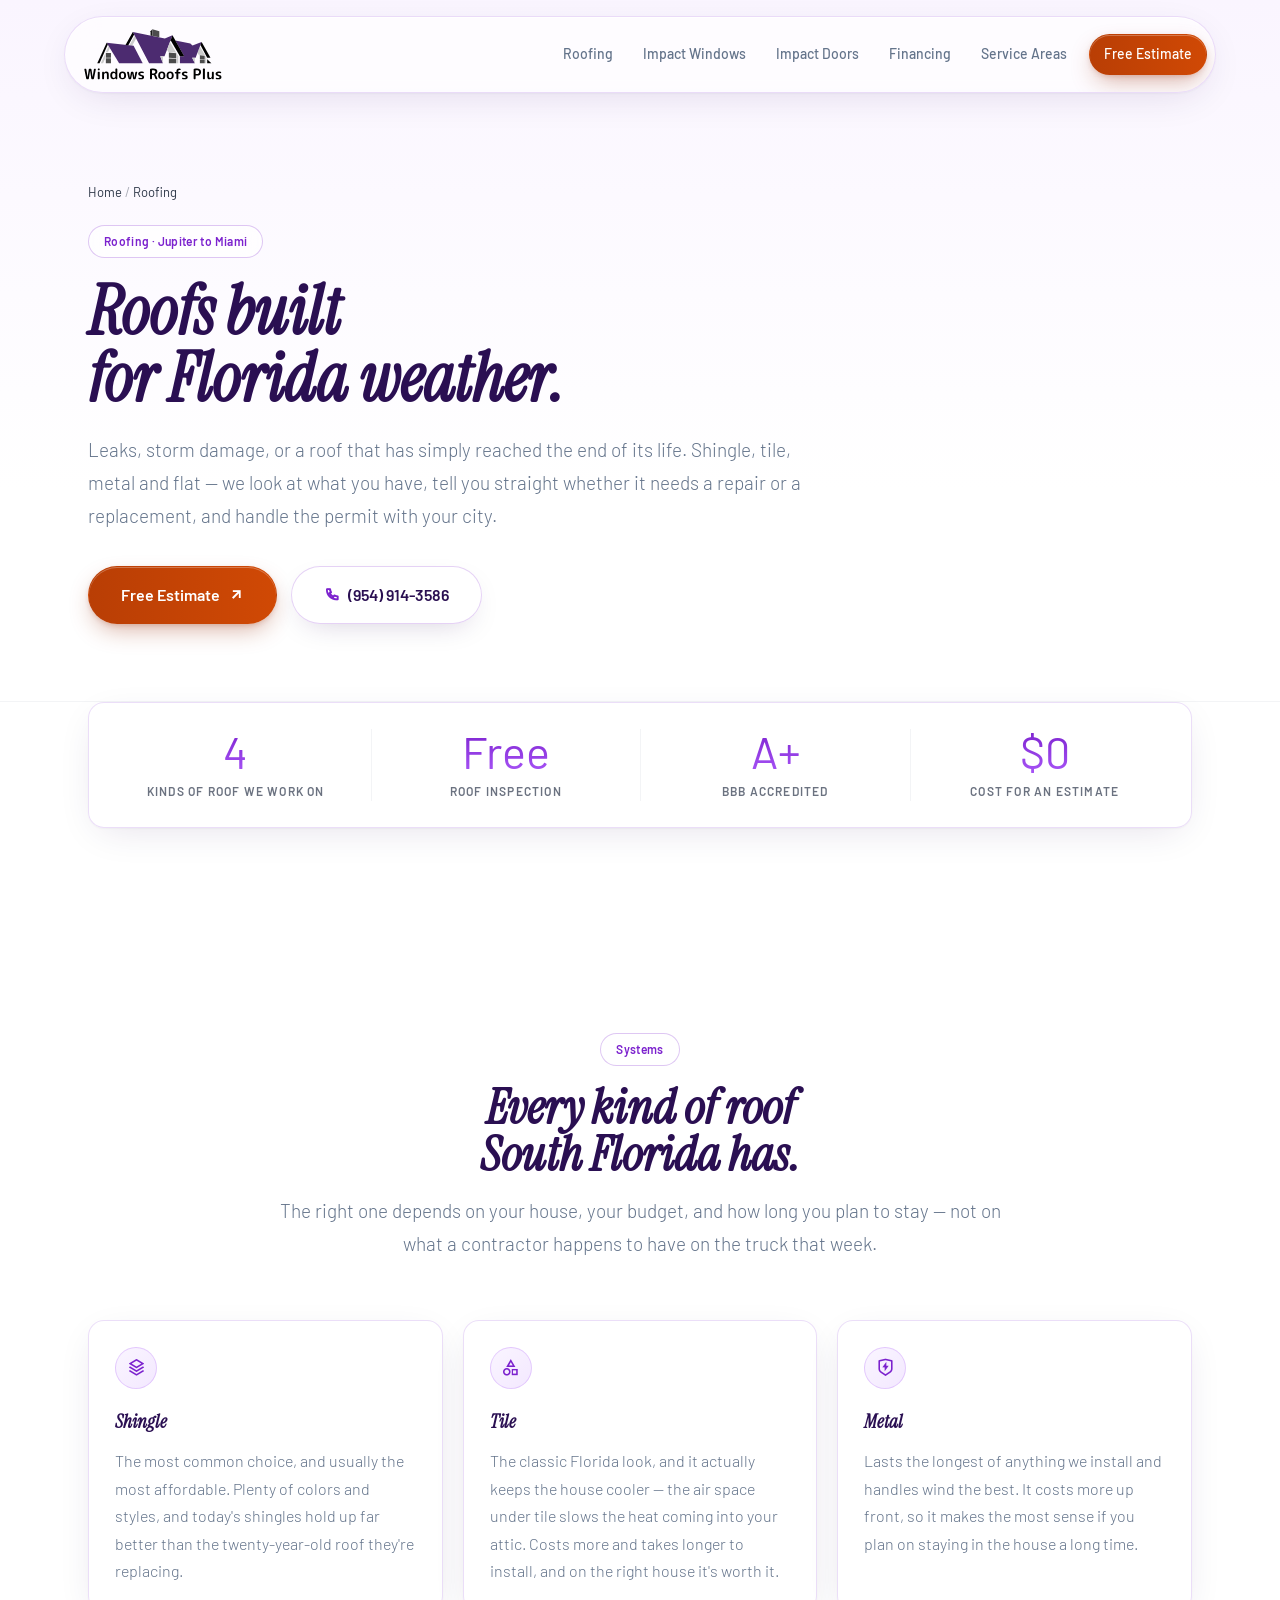
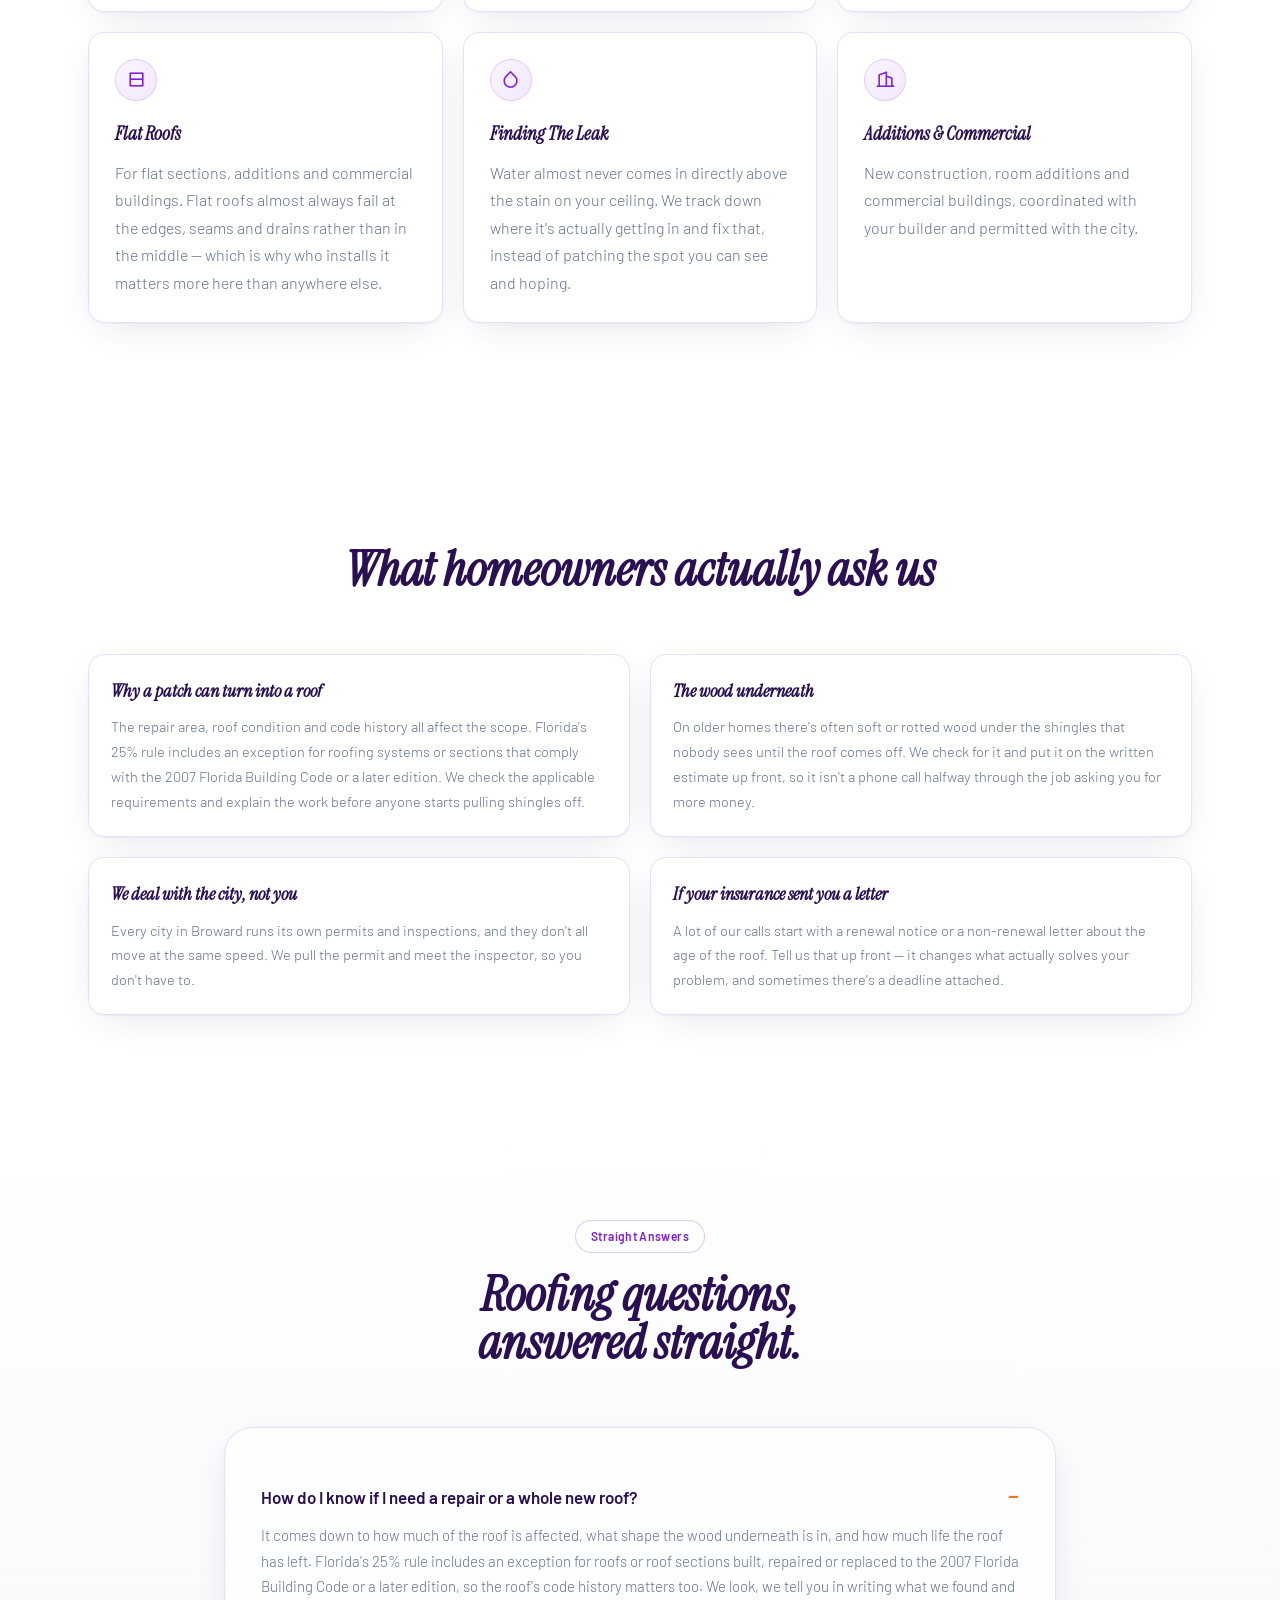
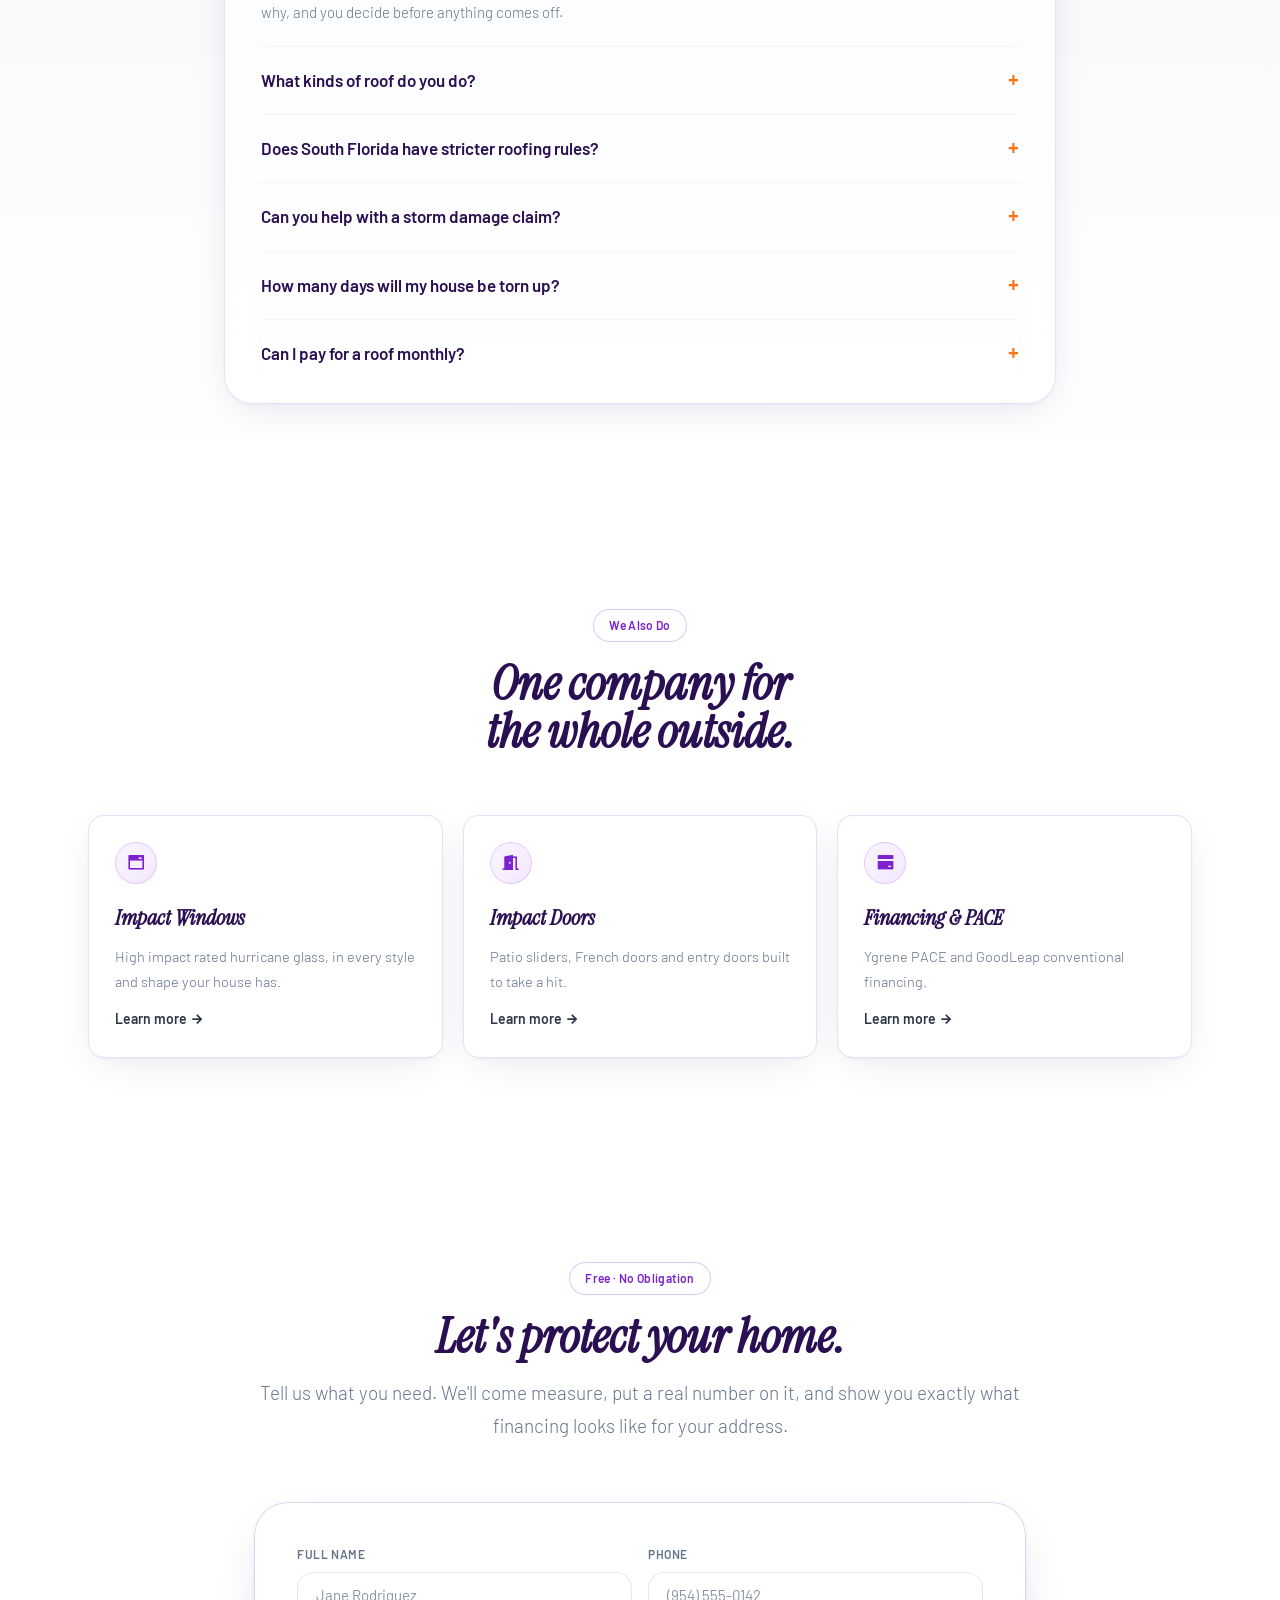
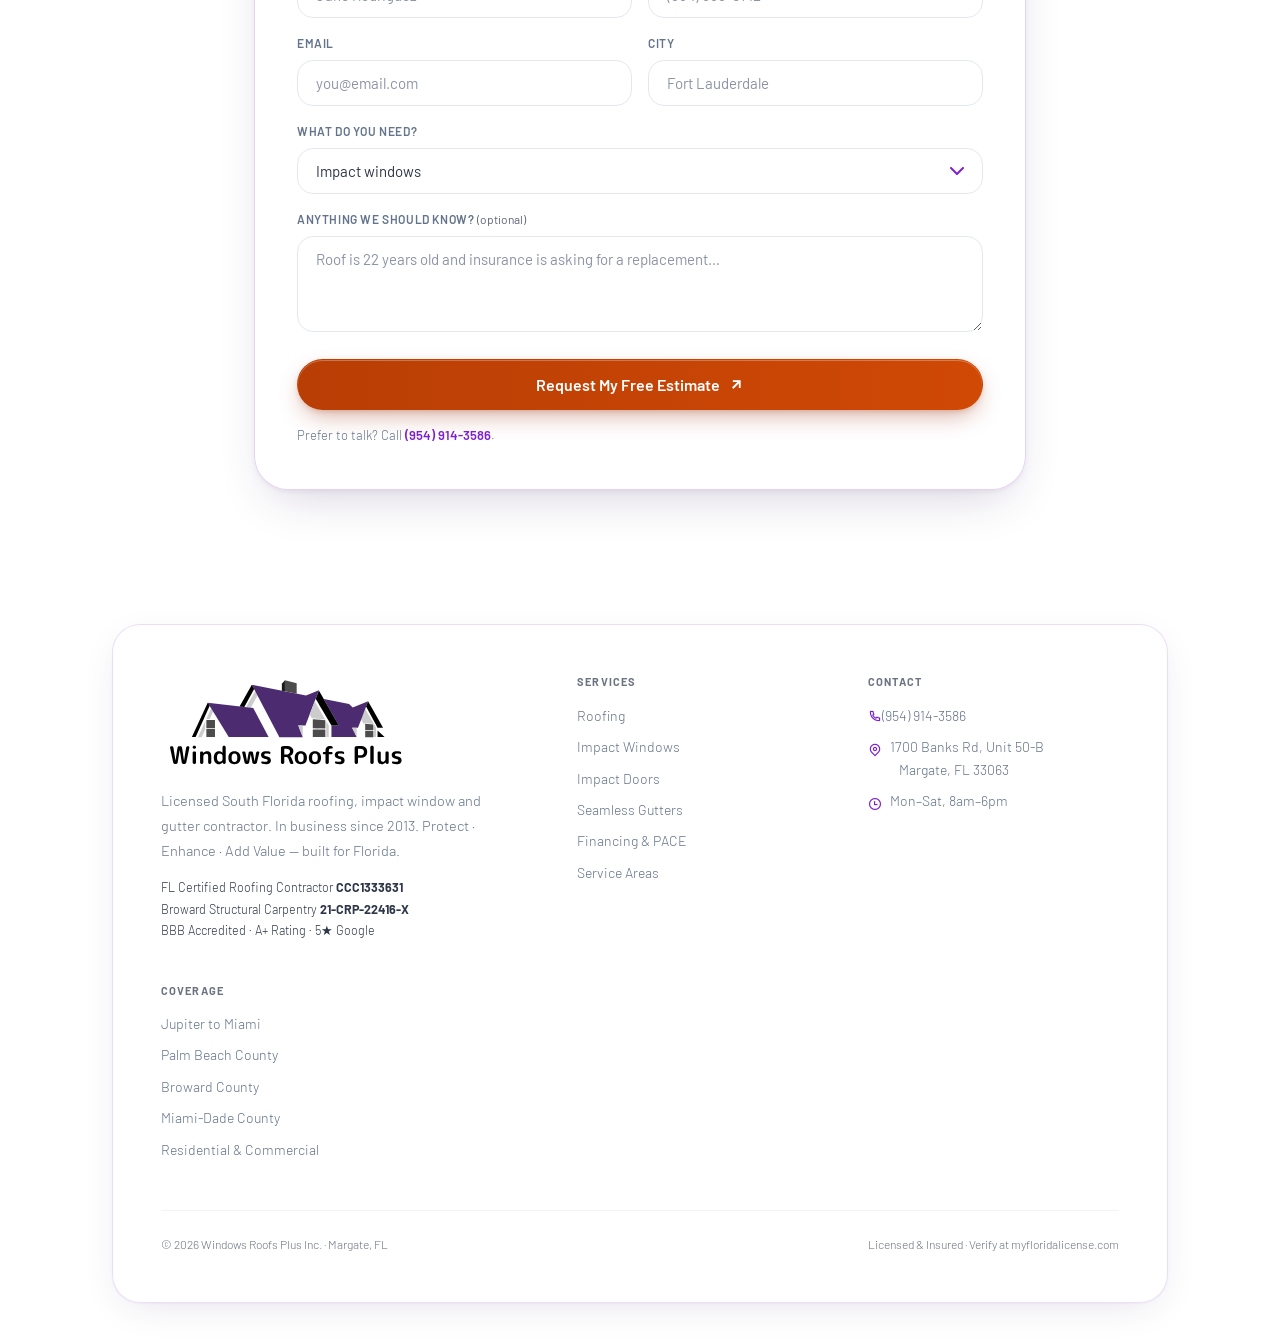
<file: services/roofing.html>
<!doctype html>
<html lang="en">
<head>
<meta charset="utf-8">
<meta name="viewport" content="width=device-width,initial-scale=1">
<title>Roofing Contractor Broward County FL | Repair &amp; Replacement</title>
<meta name="description" content="Licensed Florida roofing contractor in Margate. Shingle, tile, metal and flat roof repair and replacement across Broward County. Free estimates. (954) 914-3586.">
<meta name="robots" content="index,follow,max-image-preview:large,max-snippet:-1">
<link rel="canonical" href="https://windowsroofsplus.com/services/roofing.html">
<meta name="geo.region" content="US-FL">
<meta name="geo.placename" content="Margate, Broward County, Florida">
<meta name="keywords" content="roofing contractor Broward County, roof replacement Fort Lauderdale, tile roof Margate FL, metal roofing South Florida, flat roof repair Broward, roof leak repair Coral Springs">
<meta property="og:type" content="website">
<meta property="og:title" content="Roofing — Repair, Replacement &amp; New Construction | Windows Roofs Plus Inc.">
<meta property="og:description" content="Licensed Florida roofing contractor in Margate. Shingle, tile, metal and flat roof repair and replacement across Broward County. Free estimates. (954) 914-3586.">
<meta property="og:url" content="https://windowsroofsplus.com/services/roofing.html">
<meta property="og:image" content="https://windowsroofsplus.com/assets/brand/wrp-social-share.jpg">
<meta property="og:image:width" content="1200">
<meta property="og:image:height" content="630">
<meta name="twitter:card" content="summary_large_image">
<meta name="twitter:image" content="https://windowsroofsplus.com/assets/brand/wrp-social-share.jpg">
<link rel="icon" href="/assets/brand/wrp-icon.png" type="image/png">
<link rel="apple-touch-icon" href="/assets/brand/apple-touch-icon.png">
<link rel="preload" href="/assets/fonts/InstrumentSerif-italic-latin.woff2" as="font" type="font/woff2" crossorigin>
<link rel="preload" href="/assets/fonts/Barlow-400-latin.woff2" as="font" type="font/woff2" crossorigin>
<link rel="stylesheet" href="/assets/fonts/fonts.css">
<link rel="stylesheet" href="/assets/fonts/remixicon-subset.css">
<link rel="stylesheet" href="/_ds/fdme-design-system-78336979-7a54-41e8-b9f6-e66e8cb27e16/colors_and_type.css">
<link rel="stylesheet" href="/_ds/fdme-design-system-78336979-7a54-41e8-b9f6-e66e8cb27e16/shared/fdme.css">
<link rel="stylesheet" href="/assets/css/wrp.css">
<script type="application/ld+json">{"@context":"https://schema.org","@type":["RoofingContractor","HomeAndConstructionBusiness"],"name":"Windows Roofs Plus Inc.","alternateName":"WRP","url":"https://windowsroofsplus.com/services/roofing.html","telephone":"+19549143586","logo":"https://windowsroofsplus.com/assets/brand/wrp-logo-polished.svg","address":{"@type":"PostalAddress","streetAddress":"1700 Banks Rd, Unit 50-B","addressLocality":"Margate","addressRegion":"FL","postalCode":"33063","addressCountry":"US"},"priceRange":"$$","hasCredential":["Florida Certified Roofing Contractor CCC1333631","Broward County Structural Carpentry Specialty Contractor 21-CRP-22416-X"],"foundingDate":"2013","areaServed":[{"@type":"AdministrativeArea","name":"Broward County, Florida"},{"@type":"AdministrativeArea","name":"Miami-Dade County, Florida"},{"@type":"AdministrativeArea","name":"Palm Beach County, Florida"}]}</script>
<script type="application/ld+json">{"@context":"https://schema.org","@type":"Service","serviceType":"Roofing","provider":{"@type":"RoofingContractor","name":"Windows Roofs Plus Inc.","telephone":"+19549143586"},"areaServed":{"@type":"AdministrativeArea","name":"Broward County, Florida"},"description":"Roof repair, replacement and new construction across South Florida \u2014 asphalt shingle, concrete and clay tile, metal, and flat membrane systems, permitted to Florida High-Velocity Hurricane Zone standards."}</script>
<script type="application/ld+json">{"@context":"https://schema.org","@type":"FAQPage","mainEntity":[{"@type":"Question","name":"How do I know if I need a repair or a whole new roof?","acceptedAnswer":{"@type":"Answer","text":"It comes down to how much of the roof is affected, what shape the wood underneath is in, and how much life the roof has left. Florida's 25% rule includes an exception for roofs or roof sections built, repaired or replaced to the 2007 Florida Building Code or a later edition, so the roof's code history matters too. We look, we tell you in writing what we found and why, and you decide before anything comes off."}},{"@type":"Question","name":"What kinds of roof do you do?","acceptedAnswer":{"@type":"Answer","text":"Shingle, tile, metal, and flat. Shingle is the most affordable and the most common. Tile looks classic and keeps the house cooler. Metal lasts the longest and handles wind the best but costs more up front. Flat roofing is for flat sections, additions and commercial buildings. We'll tell you which makes sense for your house and your budget."}},{"@type":"Question","name":"Does South Florida have stricter roofing rules?","acceptedAnswer":{"@type":"Answer","text":"Yes. Broward and Miami-Dade have the toughest building requirements in the country for wind \u2014 stricter materials, stricter fastening, stricter inspections than almost anywhere else. That's a good thing for you as a homeowner, and every roof we put on is permitted and inspected to those standards."}},{"@type":"Question","name":"Can you help with a storm damage claim?","acceptedAnswer":{"@type":"Answer","text":"We photograph and document what we find on your roof. To be clear about what we are: we're roofers, not public adjusters. We record honestly what we find \u2014 your insurance company makes the decision."}},{"@type":"Question","name":"How many days will my house be torn up?","acceptedAnswer":{"@type":"Answer","text":"Most homes are stripped and watertight again within a day or two, with the whole job usually running several days depending on size and whether there's wood to replace underneath. Tile takes longer than shingle. Rain and inspection scheduling can move things, and we'll tell you the moment they do."}},{"@type":"Question","name":"Can I pay for a roof monthly?","acceptedAnswer":{"@type":"Answer","text":"Yes. We're Ygrene Certified for PACE financing, which isn't based on your credit score, and we offer conventional financing through GoodLeap. We check what your address qualifies for and show you the real payment before you agree to anything."}}]}</script>
</head>
<body>
<a class="skip-link" href="#main">Skip to content</a>

<div class="nav-wrap">
  <nav class="nav glass">
    <a href="/" class="nav-logo" aria-label="Windows Roofs Plus Inc. home">
      <img src="/assets/brand/wrp-logo-polished.svg" alt="Windows Roofs Plus Inc. — Roofing, Impact Windows, Impact Doors" width="828" height="328">
    </a>
    <div class="nav-links">
      <a href="/services/roofing.html">Roofing</a>
      <a href="/services/impact-windows.html">Impact Windows</a>
      <a href="/services/impact-doors.html">Impact Doors</a>
      <a href="/financing.html">Financing</a>
      <a href="/service-areas.html">Service Areas</a>
      <a href="#estimate" class="fdme-cta btn btn-sm" style="margin-left:6px">Free Estimate</a>
    </div>
    <button class="nav-toggle" id="navToggle" aria-label="Open menu" aria-expanded="false"><i class="ri-menu-line"></i></button>
  </nav>
  <div class="mobile-menu glass-strong" id="mobileMenu">
    <a href="/services/roofing.html">Roofing</a>
    <a href="/services/impact-windows.html">Impact Windows</a>
    <a href="/services/impact-doors.html">Impact Doors</a>
    <a href="/financing.html">Financing</a>
    <a href="/service-areas.html">Service Areas</a>
    <a href="tel:+19549143586" style="color:var(--violet-500)"><i class="ri-phone-fill"></i> (954) 914-3586</a>
  </div>
</div>

<header class="page-hero">
  <div class="container">
    <nav aria-label="Breadcrumb" style="font-size:13px;margin-bottom:22px"><a href="/" style="color:var(--muted)">Home</a> <span style='opacity:.4'>/</span> <span style="color:var(--ink-2)">Roofing</span></nav>
    <span class="eyebrow blur-in">Roofing · Jupiter to Miami</span>
    <h1 class="h-display blur-in" style="animation-delay:.12s;margin-top:20px">
      Roofs built<br><span class="violet-text">for Florida weather.</span>
    </h1>
    <p class="lead blur-in" style="animation-delay:.26s;max-width:720px;margin-top:22px">Leaks, storm damage, or a roof that has simply reached the end of its life. Shingle, tile, metal and flat — we look at what you have, tell you straight whether it needs a repair or a replacement, and handle the permit with your city.</p>
    <div class="hero-cta blur-in" style="animation-delay:.38s">
      <a href="#estimate" class="fdme-cta btn btn-lg">Free Estimate <i class="ri-arrow-right-up-line"></i></a>
      <a href="tel:+19549143586" class="btn btn-ghost btn-lg"><i class="ri-phone-line" style="color:var(--violet-500)"></i>(954) 914-3586</a>
    </div>
  </div>
</header>
<main id="main">

<section class="sec" style="padding-top:0"><div class="container">
  <div class="glass stats reveal">
    <div class="stat"><div class="stat-value chrome">4</div><div class="stat-label">Kinds Of Roof We Work On</div></div>
    <div class="stat"><div class="stat-value violet-text">Free</div><div class="stat-label">Roof Inspection</div></div>
    <div class="stat"><div class="stat-value chrome">A+</div><div class="stat-label">BBB Accredited</div></div>
    <div class="stat"><div class="stat-value violet-text">$0</div><div class="stat-label">Cost For An Estimate</div></div>
  </div>
</div></section>

<section class="sec"><div class="container">
  <div class="sec-head">
    <span class="eyebrow reveal">Systems</span>
    <h2 class="h-display reveal"><span class="chrome">Every kind of roof<br>South Florida has.</span></h2>
    <p class="lead reveal">The right one depends on your house, your budget, and how long you plan to stay — not on what a contractor happens to have on the truck that week.</p>
  </div>
  <div class="grid-3"><div class="glass card hover-lift reveal">
        <div class="icon-pill"><i class="ri-stack-line"></i></div>
        <h3 class="h-display" style="margin:18px 0 10px"><span class="chrome">Shingle</span></h3>
        <p>The most common choice, and usually the most affordable. Plenty of colors and styles, and today's shingles hold up far better than the twenty-year-old roof they're replacing.</p></div><div class="glass card hover-lift reveal">
        <div class="icon-pill chrome-pill"><i class="ri-shapes-line"></i></div>
        <h3 class="h-display" style="margin:18px 0 10px"><span class="chrome">Tile</span></h3>
        <p>The classic Florida look, and it actually keeps the house cooler — the air space under tile slows the heat coming into your attic. Costs more and takes longer to install, and on the right house it's worth it.</p></div><div class="glass card hover-lift reveal">
        <div class="icon-pill"><i class="ri-shield-flash-line"></i></div>
        <h3 class="h-display" style="margin:18px 0 10px"><span class="chrome">Metal</span></h3>
        <p>Lasts the longest of anything we install and handles wind the best. It costs more up front, so it makes the most sense if you plan on staying in the house a long time.</p></div><div class="glass card hover-lift reveal">
        <div class="icon-pill chrome-pill"><i class="ri-layout-row-line"></i></div>
        <h3 class="h-display" style="margin:18px 0 10px"><span class="chrome">Flat Roofs</span></h3>
        <p>For flat sections, additions and commercial buildings. Flat roofs almost always fail at the edges, seams and drains rather than in the middle — which is why who installs it matters more here than anywhere else.</p></div><div class="glass card hover-lift reveal">
        <div class="icon-pill"><i class="ri-drop-line"></i></div>
        <h3 class="h-display" style="margin:18px 0 10px"><span class="chrome">Finding The Leak</span></h3>
        <p>Water almost never comes in directly above the stain on your ceiling. We track down where it's actually getting in and fix that, instead of patching the spot you can see and hoping.</p></div><div class="glass card hover-lift reveal">
        <div class="icon-pill chrome-pill"><i class="ri-building-2-line"></i></div>
        <h3 class="h-display" style="margin:18px 0 10px"><span class="chrome">Additions &amp; Commercial</span></h3>
        <p>New construction, room additions and commercial buildings, coordinated with your builder and permitted with the city.</p></div></div>
</div></section>

<section class="sec"><div class="container">
    <div class="sec-head"><h2 class="h-display reveal"><span class="chrome">What homeowners actually ask us</span></h2></div>
    <div class="grid-2"><div class="glass card reveal" style="padding:22px"><h4 class="h-display" style="font-size:1.15rem;margin-bottom:8px"><span class="chrome">Why a patch can turn into a roof</span></h4><p style="font-size:14.5px">The repair area, roof condition and code history all affect the scope. Florida's 25% rule includes an exception for roofing systems or sections that comply with the 2007 Florida Building Code or a later edition. We check the applicable requirements and explain the work before anyone starts pulling shingles off.</p></div><div class="glass card reveal" style="padding:22px"><h4 class="h-display" style="font-size:1.15rem;margin-bottom:8px"><span class="chrome">The wood underneath</span></h4><p style="font-size:14.5px">On older homes there's often soft or rotted wood under the shingles that nobody sees until the roof comes off. We check for it and put it on the written estimate up front, so it isn't a phone call halfway through the job asking you for more money.</p></div><div class="glass card reveal" style="padding:22px"><h4 class="h-display" style="font-size:1.15rem;margin-bottom:8px"><span class="chrome">We deal with the city, not you</span></h4><p style="font-size:14.5px">Every city in Broward runs its own permits and inspections, and they don't all move at the same speed. We pull the permit and meet the inspector, so you don't have to.</p></div><div class="glass card reveal" style="padding:22px"><h4 class="h-display" style="font-size:1.15rem;margin-bottom:8px"><span class="chrome">If your insurance sent you a letter</span></h4><p style="font-size:14.5px">A lot of our calls start with a renewal notice or a non-renewal letter about the age of the roof. Tell us that up front — it changes what actually solves your problem, and sometimes there's a deadline attached.</p></div></div></div></section>


<section class="sec sec-alt" id="faq">
  <div class="container" style="max-width:880px">
    <div class="sec-head">
      <span class="eyebrow reveal">Straight Answers</span>
      <h2 class="h-display reveal"><span class="chrome">Roofing questions,<br>answered straight.</span></h2>
    </div>
    <div class="faq glass round-2xl reveal" style="padding:clamp(20px,3vw,36px)"><details open><summary>How do I know if I need a repair or a whole new roof?</summary><p>It comes down to how much of the roof is affected, what shape the wood underneath is in, and how much life the roof has left. Florida's 25% rule includes an exception for roofs or roof sections built, repaired or replaced to the 2007 Florida Building Code or a later edition, so the roof's code history matters too. We look, we tell you in writing what we found and why, and you decide before anything comes off.</p></details><details><summary>What kinds of roof do you do?</summary><p>Shingle, tile, metal, and flat. Shingle is the most affordable and the most common. Tile looks classic and keeps the house cooler. Metal lasts the longest and handles wind the best but costs more up front. Flat roofing is for flat sections, additions and commercial buildings. We'll tell you which makes sense for your house and your budget.</p></details><details><summary>Does South Florida have stricter roofing rules?</summary><p>Yes. Broward and Miami-Dade have the toughest building requirements in the country for wind — stricter materials, stricter fastening, stricter inspections than almost anywhere else. That's a good thing for you as a homeowner, and every roof we put on is permitted and inspected to those standards.</p></details><details><summary>Can you help with a storm damage claim?</summary><p>We photograph and document what we find on your roof. To be clear about what we are: we're roofers, not public adjusters. We record honestly what we find — your insurance company makes the decision.</p></details><details><summary>How many days will my house be torn up?</summary><p>Most homes are stripped and watertight again within a day or two, with the whole job usually running several days depending on size and whether there's wood to replace underneath. Tile takes longer than shingle. Rain and inspection scheduling can move things, and we'll tell you the moment they do.</p></details><details><summary>Can I pay for a roof monthly?</summary><p>Yes. We're Ygrene Certified for PACE financing, which isn't based on your credit score, and we offer conventional financing through GoodLeap. We check what your address qualifies for and show you the real payment before you agree to anything.</p></details></div>
  </div>
</section>

<section class="sec"><div class="container">
      <div class="sec-head"><span class="eyebrow reveal">We Also Do</span>
      <h2 class="h-display reveal"><span class="chrome">One company for<br>the whole outside.</span></h2></div>
      <div class="grid-3"><a href="/services/impact-windows.html" class="glass card hover-lift reveal" style="display:block">
        <div class="icon-pill"><i class="ri-window-2-fill"></i></div>
        <h3 class="h-display" style="margin:16px 0 8px;font-size:1.4rem"><span class="chrome">Impact Windows</span></h3>
        <p style="font-size:14.5px">High impact rated hurricane glass, in every style and shape your house has.</p>
        <span style="color:var(--violet);font-weight:600;font-size:14px;display:inline-block;margin-top:14px">Learn more <i class="ri-arrow-right-line"></i></span>
      </a><a href="/services/impact-doors.html" class="glass card hover-lift reveal" style="display:block">
        <div class="icon-pill"><i class="ri-door-open-fill"></i></div>
        <h3 class="h-display" style="margin:16px 0 8px;font-size:1.4rem"><span class="chrome">Impact Doors</span></h3>
        <p style="font-size:14.5px">Patio sliders, French doors and entry doors built to take a hit.</p>
        <span style="color:var(--violet);font-weight:600;font-size:14px;display:inline-block;margin-top:14px">Learn more <i class="ri-arrow-right-line"></i></span>
      </a><a href="/financing.html" class="glass card hover-lift reveal" style="display:block">
        <div class="icon-pill"><i class="ri-bank-card-fill"></i></div>
        <h3 class="h-display" style="margin:16px 0 8px;font-size:1.4rem"><span class="chrome">Financing &amp; PACE</span></h3>
        <p style="font-size:14.5px">Ygrene PACE and GoodLeap conventional financing.</p>
        <span style="color:var(--violet);font-weight:600;font-size:14px;display:inline-block;margin-top:14px">Learn more <i class="ri-arrow-right-line"></i></span>
      </a></div></div></section>

<section class="sec" id="estimate">
  <div class="container" style="max-width:820px">
    <div class="sec-head">
      <span class="eyebrow reveal">Free · No Obligation</span>
      <h2 class="h-display reveal"><span class="chrome">Let's protect</span> <span class="violet-text">your home.</span></h2>
      <p class="lead reveal">Tell us what you need. We'll come measure, put a real number on it, and show you exactly what financing looks like for your address.</p>
    </div>
    <form class="glass-strong round-2xl reveal" id="estimateForm" style="padding:clamp(24px,4vw,42px)" novalidate>
      <div class="form-grid">
        <label class="fld">Full name<input name="name" required autocomplete="name" placeholder="Jane Rodriguez"></label>
        <label class="fld">Phone<input name="phone" type="tel" required autocomplete="tel" placeholder="(954) 555-0142"></label>
        <label class="fld">Email<input name="email" type="email" autocomplete="email" placeholder="you@email.com"></label>
        <label class="fld">City<input name="city" autocomplete="address-level2" placeholder="Fort Lauderdale"></label>
        <label class="fld span-2">What do you need?
          <select name="service" required>
            <option value="Impact windows">Impact windows</option>
            <option value="Impact doors">Impact doors</option>
            <option value="Impact windows + doors">Impact windows + doors</option>
            <option value="Roof replacement">Roof replacement</option>
            <option value="Roof repair / leak">Roof repair / leak</option>
            <option value="Roof + impact package">Roof + impact package</option>
            <option value="Commercial project">Commercial project</option>
            <option value="Not sure yet">Not sure yet — need advice</option>
          </select>
        </label>
        <label class="fld span-2">Anything we should know? <span style="text-transform:none;letter-spacing:0;font-weight:400;color:#5F657A">(optional)</span>
          <textarea name="details" rows="3" placeholder="Roof is 22 years old and insurance is asking for a replacement…"></textarea>
        </label>
      </div>
      <input type="hidden" name="page_url">
      <input type="text" name="_gotcha" tabindex="-1" autocomplete="off" style="position:absolute;left:-9999px" aria-hidden="true">
      <button type="submit" class="fdme-cta btn btn-lg" style="width:100%;margin-top:22px">Request My Free Estimate <i class="ri-arrow-right-up-line"></i></button>
      <p class="form-note" id="formStatus" role="status" aria-live="polite">Prefer to talk? Call <a href="tel:+19549143586" style="color:var(--violet-500);font-weight:600">(954) 914-3586</a>.</p>
    </form>
  </div>
</section>


<footer class="footer">
  <div class="container">
    <div class="glass round-2xl footer-inner">
      <div class="footer-grid">
        <div>
          <div class="footer-logo"><img src="/assets/brand/wrp-logo-polished.svg" alt="Windows Roofs Plus Inc." width="828" height="328"></div>
          <p style="font-size:14.5px;font-weight:300;max-width:320px">Licensed South Florida roofing, impact window and gutter contractor. In business since 2013. Protect · Enhance · Add Value — built for Florida.</p>
          <p style="font-size:12.5px;color:var(--muted);margin-top:14px">FL Certified Roofing Contractor <strong style="color:var(--ink-2)">CCC1333631</strong><br>Broward Structural Carpentry <strong style="color:var(--ink-2)">21-CRP-22416-X</strong><br>BBB Accredited · A+ Rating · 5★ Google</p>
        </div>
        <div>
          <h4>Services</h4>
          <ul>
            <li><a href="/services/roofing.html">Roofing</a></li>
            <li><a href="/services/impact-windows.html">Impact Windows</a></li>
            <li><a href="/services/impact-doors.html">Impact Doors</a></li>
            <li><a href="/#services">Seamless Gutters</a></li>
            <li><a href="/financing.html">Financing &amp; PACE</a></li>
            <li><a href="/service-areas.html">Service Areas</a></li>
          </ul>
        </div>
        <div>
          <h4>Contact</h4>
          <ul>
            <li><a href="tel:+19549143586"><i class="ri-phone-line"></i>(954) 914-3586</a></li>
            <li><i class="ri-map-pin-line"></i> 1700 Banks Rd, Unit 50-B<br>&nbsp;&nbsp;&nbsp;Margate, FL 33063</li>
            <li><i class="ri-time-line"></i> Mon–Sat, 8am–6pm</li>
          </ul>
        </div>
        <div>
          <h4>Coverage</h4>
          <ul><li>Jupiter to Miami</li><li>Palm Beach County</li><li>Broward County</li><li>Miami-Dade County</li><li>Residential &amp; Commercial</li></ul>
        </div>
      </div>
      <div class="footer-bottom">
        <span>© <span id="yr">2026</span> Windows Roofs Plus Inc. · Margate, FL</span>
        <span>Licensed &amp; Insured · Verify at myfloridalicense.com</span>
      </div>
    </div>
  </div>
</footer>
</main>
<a href="tel:+19549143586" class="fdme-cta btn float-call"><i class="ri-phone-fill"></i> Call (954) 914-3586</a>
<script src="/assets/js/wrp.js" defer></script>
</body>
</html>
</file>
<file: assets/fonts/fonts.css>
/* latin-ext */
@font-face {
  font-family: 'Barlow';
  font-style: normal;
  font-weight: 300;
  font-display: swap;
  src: url(/assets/fonts/Barlow-300-latin-ext.woff2) format('woff2');
  unicode-range: U+0100-02BA, U+02BD-02C5, U+02C7-02CC, U+02CE-02D7, U+02DD-02FF, U+0304, U+0308, U+0329, U+1D00-1DBF, U+1E00-1E9F, U+1EF2-1EFF, U+2020, U+20A0-20AB, U+20AD-20C0, U+2113, U+2C60-2C7F, U+A720-A7FF;
}
/* latin */
@font-face {
  font-family: 'Barlow';
  font-style: normal;
  font-weight: 300;
  font-display: swap;
  src: url(/assets/fonts/Barlow-300-latin.woff2) format('woff2');
  unicode-range: U+0000-00FF, U+0131, U+0152-0153, U+02BB-02BC, U+02C6, U+02DA, U+02DC, U+0304, U+0308, U+0329, U+2000-206F, U+20AC, U+2122, U+2191, U+2193, U+2212, U+2215, U+FEFF, U+FFFD;
}
/* latin-ext */
@font-face {
  font-family: 'Barlow';
  font-style: normal;
  font-weight: 400;
  font-display: swap;
  src: url(/assets/fonts/Barlow-400-latin-ext.woff2) format('woff2');
  unicode-range: U+0100-02BA, U+02BD-02C5, U+02C7-02CC, U+02CE-02D7, U+02DD-02FF, U+0304, U+0308, U+0329, U+1D00-1DBF, U+1E00-1E9F, U+1EF2-1EFF, U+2020, U+20A0-20AB, U+20AD-20C0, U+2113, U+2C60-2C7F, U+A720-A7FF;
}
/* latin */
@font-face {
  font-family: 'Barlow';
  font-style: normal;
  font-weight: 400;
  font-display: swap;
  src: url(/assets/fonts/Barlow-400-latin.woff2) format('woff2');
  unicode-range: U+0000-00FF, U+0131, U+0152-0153, U+02BB-02BC, U+02C6, U+02DA, U+02DC, U+0304, U+0308, U+0329, U+2000-206F, U+20AC, U+2122, U+2191, U+2193, U+2212, U+2215, U+FEFF, U+FFFD;
}
/* latin-ext */
@font-face {
  font-family: 'Barlow';
  font-style: normal;
  font-weight: 500;
  font-display: swap;
  src: url(/assets/fonts/Barlow-500-latin-ext.woff2) format('woff2');
  unicode-range: U+0100-02BA, U+02BD-02C5, U+02C7-02CC, U+02CE-02D7, U+02DD-02FF, U+0304, U+0308, U+0329, U+1D00-1DBF, U+1E00-1E9F, U+1EF2-1EFF, U+2020, U+20A0-20AB, U+20AD-20C0, U+2113, U+2C60-2C7F, U+A720-A7FF;
}
/* latin */
@font-face {
  font-family: 'Barlow';
  font-style: normal;
  font-weight: 500;
  font-display: swap;
  src: url(/assets/fonts/Barlow-500-latin.woff2) format('woff2');
  unicode-range: U+0000-00FF, U+0131, U+0152-0153, U+02BB-02BC, U+02C6, U+02DA, U+02DC, U+0304, U+0308, U+0329, U+2000-206F, U+20AC, U+2122, U+2191, U+2193, U+2212, U+2215, U+FEFF, U+FFFD;
}
/* latin-ext */
@font-face {
  font-family: 'Barlow';
  font-style: normal;
  font-weight: 600;
  font-display: swap;
  src: url(/assets/fonts/Barlow-600-latin-ext.woff2) format('woff2');
  unicode-range: U+0100-02BA, U+02BD-02C5, U+02C7-02CC, U+02CE-02D7, U+02DD-02FF, U+0304, U+0308, U+0329, U+1D00-1DBF, U+1E00-1E9F, U+1EF2-1EFF, U+2020, U+20A0-20AB, U+20AD-20C0, U+2113, U+2C60-2C7F, U+A720-A7FF;
}
/* latin */
@font-face {
  font-family: 'Barlow';
  font-style: normal;
  font-weight: 600;
  font-display: swap;
  src: url(/assets/fonts/Barlow-600-latin.woff2) format('woff2');
  unicode-range: U+0000-00FF, U+0131, U+0152-0153, U+02BB-02BC, U+02C6, U+02DA, U+02DC, U+0304, U+0308, U+0329, U+2000-206F, U+20AC, U+2122, U+2191, U+2193, U+2212, U+2215, U+FEFF, U+FFFD;
}
/* latin-ext */
@font-face {
  font-family: 'Barlow';
  font-style: normal;
  font-weight: 700;
  font-display: swap;
  src: url(/assets/fonts/Barlow-700-latin-ext.woff2) format('woff2');
  unicode-range: U+0100-02BA, U+02BD-02C5, U+02C7-02CC, U+02CE-02D7, U+02DD-02FF, U+0304, U+0308, U+0329, U+1D00-1DBF, U+1E00-1E9F, U+1EF2-1EFF, U+2020, U+20A0-20AB, U+20AD-20C0, U+2113, U+2C60-2C7F, U+A720-A7FF;
}
/* latin */
@font-face {
  font-family: 'Barlow';
  font-style: normal;
  font-weight: 700;
  font-display: swap;
  src: url(/assets/fonts/Barlow-700-latin.woff2) format('woff2');
  unicode-range: U+0000-00FF, U+0131, U+0152-0153, U+02BB-02BC, U+02C6, U+02DA, U+02DC, U+0304, U+0308, U+0329, U+2000-206F, U+20AC, U+2122, U+2191, U+2193, U+2212, U+2215, U+FEFF, U+FFFD;
}
/* latin-ext */
@font-face {
  font-family: 'Barlow Condensed';
  font-style: normal;
  font-weight: 600;
  font-display: swap;
  src: url(/assets/fonts/BarlowCondensed-600-latin-ext.woff2) format('woff2');
  unicode-range: U+0100-02BA, U+02BD-02C5, U+02C7-02CC, U+02CE-02D7, U+02DD-02FF, U+0304, U+0308, U+0329, U+1D00-1DBF, U+1E00-1E9F, U+1EF2-1EFF, U+2020, U+20A0-20AB, U+20AD-20C0, U+2113, U+2C60-2C7F, U+A720-A7FF;
}
/* latin */
@font-face {
  font-family: 'Barlow Condensed';
  font-style: normal;
  font-weight: 600;
  font-display: swap;
  src: url(/assets/fonts/BarlowCondensed-600-latin.woff2) format('woff2');
  unicode-range: U+0000-00FF, U+0131, U+0152-0153, U+02BB-02BC, U+02C6, U+02DA, U+02DC, U+0304, U+0308, U+0329, U+2000-206F, U+20AC, U+2122, U+2191, U+2193, U+2212, U+2215, U+FEFF, U+FFFD;
}
/* latin-ext */
@font-face {
  font-family: 'Barlow Condensed';
  font-style: normal;
  font-weight: 700;
  font-display: swap;
  src: url(/assets/fonts/BarlowCondensed-700-latin-ext.woff2) format('woff2');
  unicode-range: U+0100-02BA, U+02BD-02C5, U+02C7-02CC, U+02CE-02D7, U+02DD-02FF, U+0304, U+0308, U+0329, U+1D00-1DBF, U+1E00-1E9F, U+1EF2-1EFF, U+2020, U+20A0-20AB, U+20AD-20C0, U+2113, U+2C60-2C7F, U+A720-A7FF;
}
/* latin */
@font-face {
  font-family: 'Barlow Condensed';
  font-style: normal;
  font-weight: 700;
  font-display: swap;
  src: url(/assets/fonts/BarlowCondensed-700-latin.woff2) format('woff2');
  unicode-range: U+0000-00FF, U+0131, U+0152-0153, U+02BB-02BC, U+02C6, U+02DA, U+02DC, U+0304, U+0308, U+0329, U+2000-206F, U+20AC, U+2122, U+2191, U+2193, U+2212, U+2215, U+FEFF, U+FFFD;
}
/* latin-ext */
@font-face {
  font-family: 'Barlow Condensed';
  font-style: normal;
  font-weight: 800;
  font-display: swap;
  src: url(/assets/fonts/BarlowCondensed-800-latin-ext.woff2) format('woff2');
  unicode-range: U+0100-02BA, U+02BD-02C5, U+02C7-02CC, U+02CE-02D7, U+02DD-02FF, U+0304, U+0308, U+0329, U+1D00-1DBF, U+1E00-1E9F, U+1EF2-1EFF, U+2020, U+20A0-20AB, U+20AD-20C0, U+2113, U+2C60-2C7F, U+A720-A7FF;
}
/* latin */
@font-face {
  font-family: 'Barlow Condensed';
  font-style: normal;
  font-weight: 800;
  font-display: swap;
  src: url(/assets/fonts/BarlowCondensed-800-latin.woff2) format('woff2');
  unicode-range: U+0000-00FF, U+0131, U+0152-0153, U+02BB-02BC, U+02C6, U+02DA, U+02DC, U+0304, U+0308, U+0329, U+2000-206F, U+20AC, U+2122, U+2191, U+2193, U+2212, U+2215, U+FEFF, U+FFFD;
}

/* latin-ext */
@font-face {
  font-family: 'Instrument Serif';
  font-style: italic;
  font-weight: 400;
  font-display: swap;
  src: url(/assets/fonts/InstrumentSerif-italic-latin-ext.woff2) format('woff2');
  unicode-range: U+0100-02BA, U+02BD-02C5, U+02C7-02CC, U+02CE-02D7, U+02DD-02FF, U+0304, U+0308, U+0329, U+1D00-1DBF, U+1E00-1E9F, U+1EF2-1EFF, U+2020, U+20A0-20AB, U+20AD-20C0, U+2113, U+2C60-2C7F, U+A720-A7FF;
}
/* latin */
@font-face {
  font-family: 'Instrument Serif';
  font-style: italic;
  font-weight: 400;
  font-display: swap;
  src: url(/assets/fonts/InstrumentSerif-italic-latin.woff2) format('woff2');
  unicode-range: U+0000-00FF, U+0131, U+0152-0153, U+02BB-02BC, U+02C6, U+02DA, U+02DC, U+0304, U+0308, U+0329, U+2000-206F, U+20AC, U+2122, U+2191, U+2193, U+2212, U+2215, U+FEFF, U+FFFD;
}
/* latin-ext */
@font-face {
  font-family: 'Instrument Serif';
  font-style: normal;
  font-weight: 400;
  font-display: swap;
  src: url(/assets/fonts/InstrumentSerif-normal-latin-ext.woff2) format('woff2');
  unicode-range: U+0100-02BA, U+02BD-02C5, U+02C7-02CC, U+02CE-02D7, U+02DD-02FF, U+0304, U+0308, U+0329, U+1D00-1DBF, U+1E00-1E9F, U+1EF2-1EFF, U+2020, U+20A0-20AB, U+20AD-20C0, U+2113, U+2C60-2C7F, U+A720-A7FF;
}
/* latin */
@font-face {
  font-family: 'Instrument Serif';
  font-style: normal;
  font-weight: 400;
  font-display: swap;
  src: url(/assets/fonts/InstrumentSerif-normal-latin.woff2) format('woff2');
  unicode-range: U+0000-00FF, U+0131, U+0152-0153, U+02BB-02BC, U+02C6, U+02DA, U+02DC, U+0304, U+0308, U+0329, U+2000-206F, U+20AC, U+2122, U+2191, U+2193, U+2212, U+2215, U+FEFF, U+FFFD;
}
</file>
<file: _ds/fdme-design-system-78336979-7a54-41e8-b9f6-e66e8cb27e16/colors_and_type.css>
/* ================================================================
   FDME Design System — Colors & Typography Tokens
   Florida Digital Marketing Experts
   Source: src/index.css + src/pages/*.tsx (Tailwind inline hex)
   ================================================================ */

/* WRP: the upstream file @imports Inter + Poppins from Google Fonts here.
   Those families back --fdme-font-body / --fdme-font-display, which are only
   consumed by the .fdme-h1/.fdme-h2/.fdme-lede/.fdme-body type roles. This site
   uses none of them (grep: only .fdme-cta is used), and fdme.css sets the actual
   rendered families to Barlow + Instrument Serif, both self-hosted under
   /assets/fonts. The import was therefore a render-blocking third-party request
   for two fonts that never paint, so it is commented out. This is the ONLY
   deviation from the upstream copy in speedyremodelingcompany.
   Restore this line if a page ever adopts the .fdme-* type roles. */
/* @import url('https://fonts.googleapis.com/css2?family=Inter:wght@400;500;600;700;800&family=Poppins:wght@500;600;700;800;900&display=swap'); */

:root {
  /* ---------- BRAND / PRIMARY ----------------------------------- */
  /* Teal = trust, tech, Florida ocean. The dominant brand color.   */
  --fdme-teal-50:  #F0FDFA;   /* surface / section background */
  --fdme-teal-100: #E6FFFA;   /* soft surface tint */
  --fdme-teal-400: #14B8A6;   /* primary teal — accent color */
  --fdme-teal-500: #0D9488;   /* primary teal — headings, nav brand */
  --fdme-teal-600: #0B7D72;   /* press / darker */

  /* ---------- BRAND / SECONDARY --------------------------------- */
  /* Orange = action, Florida sunset. ALL CTAs use this gradient.   */
  --fdme-orange-50:  #FFF7ED; /* surface tint */
  --fdme-orange-300: #FB923C; /* gradient light */
  --fdme-orange-500: #F97316; /* gradient base — primary CTA */
  --fdme-orange-600: #EA580C; /* hover / press */

  /* ---------- BRAND / DEEP ------------------------------------- */
  /* Navy used for section titles and high-contrast body headings.  */
  --fdme-navy-900: #0A2463;   /* H1/H2/H3 headings */
  --fdme-navy-700: #1E40AF;   /* gradient partner */

  /* ---------- NEUTRALS / FOREGROUND ---------------------------- */
  --fdme-fg-1:     #0A2463;   /* primary text (= navy) */
  --fdme-fg-2:     #2D3748;   /* body copy — slate */
  --fdme-fg-3:     #64748B;   /* muted body / captions */
  --fdme-fg-4:     #94A3B8;   /* labels, timestamps */
  --fdme-fg-on-brand: #FFFFFF;/* text over teal/orange */

  /* ---------- NEUTRALS / BACKGROUND ---------------------------- */
  --fdme-bg-1:     #FFFFFF;   /* app surface */
  --fdme-bg-2:     #F8FAFC;   /* subtle section */
  --fdme-bg-3:     #F0FDFA;   /* teal-tinted section */
  --fdme-bg-4:     #FFF7ED;   /* orange-tinted section */
  --fdme-border-1: #E5E7EB;   /* card border */
  --fdme-border-2: #F3F4F6;   /* subtle divider */

  /* ---------- SEMANTIC / STATUS ------------------------------- */
  --fdme-success:  #10B981;   /* "More appointments booked" style */
  --fdme-success-700: #059669;
  --fdme-warning:  #F97316;   /* reuses brand orange */
  --fdme-danger:   #EF4444;   /* missed calls, "losing money" */
  --fdme-danger-700: #DC2626;
  --fdme-info:     #14B8A6;

  /* ---------- SIGNATURE GRADIENTS ------------------------------ */
  --fdme-grad-cta:       linear-gradient(90deg, #F97316 0%, #FB923C 100%); /* @kind color */
  --fdme-grad-cta-hover: linear-gradient(90deg, #EA580C 0%, #F97316 100%); /* @kind color */
  --fdme-grad-teal:      linear-gradient(135deg, #14B8A6 0%, #0D9488 100%); /* @kind color */
  --fdme-grad-hero:      linear-gradient(180deg, rgba(13,148,136,0.70) 0%, rgba(13,148,136,0.60) 50%, rgba(13,148,136,0.70) 100%); /* @kind color */
  --fdme-grad-brand:     linear-gradient(135deg, #0A2463 0%, #14B8A6 100%); /* @kind color */
  --fdme-grad-surface-teal:   linear-gradient(135deg, #F0FDFA 0%, #FFFFFF 100%); /* @kind color */
  --fdme-grad-surface-orange: linear-gradient(135deg, #FFF7ED 0%, #FFFFFF 100%); /* @kind color */
  --fdme-grad-danger-card:    linear-gradient(135deg, #FEF2F2 0%, #FFF7ED 100%); /* @kind color */

  /* ---------- TYPE FAMILIES ------------------------------------ */
  --fdme-font-body:     'Inter', -apple-system, BlinkMacSystemFont, 'Segoe UI', 'Roboto', 'Helvetica Neue', sans-serif;
  --fdme-font-display:  'Poppins', 'Inter', -apple-system, sans-serif;
  --fdme-font-mono:     ui-monospace, SFMono-Regular, Menlo, monospace;

  /* ---------- TYPE SIZES --------------------------------------- */
  --fdme-text-xs:   0.75rem;   /* 12 */
  --fdme-text-sm:   0.875rem;  /* 14 — nav, small labels */
  --fdme-text-base: 1rem;      /* 16 — body */
  --fdme-text-lg:   1.125rem;  /* 18 */
  --fdme-text-xl:   1.25rem;   /* 20 — subhead */
  --fdme-text-2xl:  1.5rem;    /* 24 — card title */
  --fdme-text-3xl:  1.875rem;  /* 30 — h3 */
  --fdme-text-4xl:  2.25rem;   /* 36 — h2 mobile */
  --fdme-text-5xl:  3rem;      /* 48 — h2 desktop */
  --fdme-text-6xl:  3.75rem;   /* 60 — h1 mobile */
  --fdme-text-7xl:  4.5rem;    /* 72 — h1 desktop / stat hero */

  /* ---------- WEIGHTS ------------------------------------------ */
  --fdme-w-regular:  400; /* @kind font */
  --fdme-w-medium:   500; /* @kind font */
  --fdme-w-semibold: 600; /* @kind font */
  --fdme-w-bold:     700; /* @kind font */
  --fdme-w-extrabold:800; /* @kind font */
  --fdme-w-black:    900; /* @kind font */

  /* ---------- LINE HEIGHTS ------------------------------------- */
  --fdme-lh-tight:   1.1;   /* @kind font */
  --fdme-lh-snug:    1.25;  /* @kind font */
  --fdme-lh-normal:  1.5;   /* @kind font */
  --fdme-lh-relaxed: 1.625; /* @kind font */

  /* ---------- SPACING ------------------------------------------ */
  --fdme-space-1:   4px;
  --fdme-space-2:   8px;
  --fdme-space-3:   12px;
  --fdme-space-4:   16px;
  --fdme-space-5:   20px;
  --fdme-space-6:   24px;
  --fdme-space-8:   32px;
  --fdme-space-10:  40px;
  --fdme-space-12:  48px;
  --fdme-space-16:  64px;
  --fdme-space-20:  80px;  /* section vertical padding */

  /* ---------- RADII -------------------------------------------- */
  --fdme-radius-sm:   4px;
  --fdme-radius-md:   8px;
  --fdme-radius-lg:   12px;   /* cards */
  --fdme-radius-xl:   16px;   /* large cards */
  --fdme-radius-2xl:  20px;   /* hero cards */
  --fdme-radius-pill: 9999px; /* pills, CTA buttons */

  /* ---------- SHADOWS ------------------------------------------ */
  --fdme-shadow-sm:  0 1px 2px 0 rgba(10, 36, 99, 0.05);
  --fdme-shadow-md:  0 4px 6px -1px rgba(10, 36, 99, 0.08), 0 2px 4px -2px rgba(10, 36, 99, 0.05);
  --fdme-shadow-lg:  0 10px 15px -3px rgba(10, 36, 99, 0.10), 0 4px 6px -4px rgba(10, 36, 99, 0.05);
  --fdme-shadow-xl:  0 20px 25px -5px rgba(10, 36, 99, 0.12), 0 8px 10px -6px rgba(10, 36, 99, 0.06);
  --fdme-shadow-2xl: 0 25px 50px -12px rgba(10, 36, 99, 0.20);
  --fdme-shadow-cta: 0 10px 20px -5px rgba(249, 115, 22, 0.35);

  /* ---------- MOTION ------------------------------------------- */
  --fdme-ease:          cubic-bezier(0.4, 0, 0.2, 1); /* @kind other */
  --fdme-ease-out:      cubic-bezier(0, 0, 0.2, 1);    /* @kind other */
  --fdme-dur-fast:      150ms; /* @kind other */
  --fdme-dur-base:      200ms; /* @kind other */
  --fdme-dur-slow:      300ms; /* @kind other */
  --fdme-dur-hero:      500ms; /* @kind other */
}

/* ================================================================
   SEMANTIC TYPE ROLES
   ================================================================ */
.fdme-h1 {
  font-family: var(--fdme-font-display);
  font-size: clamp(2.5rem, 5vw + 1rem, 4.5rem);
  font-weight: var(--fdme-w-bold);
  line-height: var(--fdme-lh-tight);
  color: var(--fdme-fg-on-brand);
  letter-spacing: -0.02em;
}
.fdme-h2 {
  font-family: var(--fdme-font-display);
  font-size: clamp(2.25rem, 3vw + 1rem, 3rem);
  font-weight: var(--fdme-w-bold);
  line-height: var(--fdme-lh-tight);
  color: var(--fdme-navy-900);
  letter-spacing: -0.01em;
}
.fdme-h3 {
  font-family: var(--fdme-font-display);
  font-size: var(--fdme-text-2xl);
  font-weight: var(--fdme-w-bold);
  line-height: var(--fdme-lh-snug);
  color: var(--fdme-navy-900);
}
.fdme-eyebrow {
  font-family: var(--fdme-font-body);
  font-size: var(--fdme-text-xs);
  font-weight: var(--fdme-w-bold);
  letter-spacing: 0.08em;
  text-transform: uppercase;
  color: var(--fdme-teal-400);
}
.fdme-lede {
  font-family: var(--fdme-font-body);
  font-size: var(--fdme-text-xl);
  font-weight: var(--fdme-w-regular);
  line-height: var(--fdme-lh-relaxed);
  color: var(--fdme-fg-2);
}
.fdme-body {
  font-family: var(--fdme-font-body);
  font-size: var(--fdme-text-base);
  font-weight: var(--fdme-w-regular);
  line-height: var(--fdme-lh-relaxed);
  color: var(--fdme-fg-2);
}
.fdme-small {
  font-family: var(--fdme-font-body);
  font-size: var(--fdme-text-sm);
  color: var(--fdme-fg-3);
}
.fdme-stat {
  font-family: var(--fdme-font-display);
  font-size: var(--fdme-text-5xl);
  font-weight: var(--fdme-w-extrabold);
  color: var(--fdme-orange-500);
  line-height: 1;
  letter-spacing: -0.02em;
}

/* ================================================================
   UTILITY HELPERS
   ================================================================ */
.fdme-gradient-text-cta {
  background: var(--fdme-grad-cta);
  -webkit-background-clip: text;
  background-clip: text;
  color: transparent;
}
</file>
<file: _ds/fdme-design-system-78336979-7a54-41e8-b9f6-e66e8cb27e16/shared/fdme.css>
/* FDME — shared design system */
:root {
  --teal-500:#0D9488; --teal-400:#14B8A6;
  --orange:#F97316; --orange-hi:#FB923C; --orange-lo:#EA580C;
  --navy:#0A2463; --fg-1:#0A2463; --fg-2:#2D3748; --fg-3:#64748B;
}
html, body { background:#FFFFFF; color:var(--fg-2); }
body { font-family:'Barlow',sans-serif; -webkit-font-smoothing:antialiased; }

.glass {
  background: rgba(255,255,255,0.65);
  backdrop-filter: blur(14px) saturate(140%);
  -webkit-backdrop-filter: blur(14px) saturate(140%);
  border: 1px solid rgba(13,148,136,0.15);
  box-shadow: 0 10px 40px -10px rgba(10,36,99,0.12), inset 0 1px 0 rgba(255,255,255,0.8);
  position:relative; overflow:hidden;
}
.glass-strong {
  background: rgba(255,255,255,0.85);
  backdrop-filter: blur(20px) saturate(160%);
  -webkit-backdrop-filter: blur(20px) saturate(160%);
  border: 1px solid rgba(13,148,136,0.2);
  box-shadow: 0 20px 50px -15px rgba(10,36,99,0.18), inset 0 1px 0 rgba(255,255,255,0.9);
  position:relative; overflow:hidden;
}
.glass-teal {
  background: linear-gradient(135deg, rgba(240,253,250,0.85) 0%, rgba(230,255,250,0.7) 100%);
  backdrop-filter: blur(14px); -webkit-backdrop-filter: blur(14px);
  border: 1px solid rgba(20,184,166,0.3);
  box-shadow: 0 10px 30px -10px rgba(13,148,136,0.25), inset 0 1px 0 rgba(255,255,255,0.9);
}

.fdme-cta {
  background: linear-gradient(90deg, #F97316 0%, #FB923C 100%);
  color:#fff; border-radius:9999px; font-weight:600;
  transition: all .25s ease;
  box-shadow: 0 10px 25px -5px rgba(249,115,22,0.45), inset 0 1px 0 rgba(255,255,255,0.3);
}
.fdme-cta:hover {
  background: linear-gradient(90deg, #EA580C 0%, #F97316 100%);
  box-shadow: 0 14px 35px -5px rgba(249,115,22,0.55), inset 0 1px 0 rgba(255,255,255,0.3);
  transform: translateY(-1px);
}

@keyframes blurIn { from {opacity:0; filter:blur(10px); transform:translateY(20px);} to {opacity:1; filter:blur(0); transform:translateY(0);} }
@keyframes blurInWord { 0%{opacity:0; filter:blur(10px); transform:translateY(40px);} 60%{opacity:.5; filter:blur(5px); transform:translateY(-3px);} 100%{opacity:1; filter:blur(0); transform:translateY(0);} }
.blur-in { animation: blurIn .9s cubic-bezier(.2,.7,.2,1) both; }
.blur-word { display:inline-block; opacity:0; animation: blurInWord .95s cubic-bezier(.2,.7,.2,1) both; }

@keyframes floatY { 0%,100%{transform:translateY(0)} 50%{transform:translateY(-6px)} }
.float-y { animation: floatY 6s ease-in-out infinite; }

@keyframes marquee { from {transform:translateX(0);} to {transform:translateX(-50%);} }
.marquee-track { animation: marquee 35s linear infinite; }

@keyframes slowZoom { 0% { transform: scale(1) translateY(0); } 100% { transform: scale(1.08) translateY(-10px); } }
.ken-burns { animation: slowZoom 18s ease-in-out infinite alternate; }

@keyframes pulseRing { 0%{transform:scale(.8); opacity:.8;} 80%{transform:scale(2.2); opacity:0;} 100%{transform:scale(2.2); opacity:0;} }
.pulse-ring { animation: pulseRing 2.6s ease-out infinite; }

.video-light-tint::after {
  content:''; position:absolute; inset:0;
  background:
    radial-gradient(ellipse at 50% 30%, rgba(255,255,255,0.30) 0%, rgba(255,255,255,0.50) 40%, rgba(255,255,255,0.82) 85%),
    linear-gradient(180deg, rgba(240,253,250,0.30) 0%, rgba(255,255,255,0.70) 60%, #FFFFFF 100%);
  pointer-events:none;
}
.video-light-tint-soft::after {
  content:''; position:absolute; inset:0;
  background: linear-gradient(180deg, rgba(255,255,255,0.55) 0%, rgba(255,255,255,0.75) 40%, rgba(255,255,255,0.96) 100%);
  pointer-events:none;
}

.orbit { border: 1px dashed rgba(13,148,136,0.20); border-radius: 9999px; }

.stat-value { background: linear-gradient(180deg,#0D9488 0%, #14B8A6 100%); -webkit-background-clip:text; background-clip:text; color:transparent; }
.stat-value-orange { background: linear-gradient(180deg,#F97316 0%, #FB923C 100%); -webkit-background-clip:text; background-clip:text; color:transparent; }

.icon-pill { width:42px; height:42px; border-radius:9999px; display:flex; align-items:center; justify-content:center; background: linear-gradient(135deg,#F0FDFA 0%,#E6FFFA 100%); border: 1px solid rgba(20,184,166,0.25); }
.icon-pill-orange { width:42px; height:42px; border-radius:9999px; display:flex; align-items:center; justify-content:center; background: linear-gradient(135deg,#FFF7ED 0%,#FFEDD5 100%); border: 1px solid rgba(249,115,22,0.25); }

.reveal { opacity:0; transform:translateY(24px); transition: opacity .8s ease, transform .8s ease; }
.reveal.is-in { opacity:1; transform:none; }

.h-display { font-family:'Instrument Serif',serif; font-style:italic; color:var(--navy); }

.eyebrow {
  display:inline-flex; align-items:center; gap:6px;
  background: rgba(255,255,255,0.7); backdrop-filter: blur(10px);
  border: 1px solid rgba(13,148,136,0.25); border-radius: 9999px;
  padding: 6px 14px; font-size: 12px; color: #0D9488;
  font-weight: 600; letter-spacing: 0.03em;
}

.grid-bg {
  background-image:
    linear-gradient(rgba(13,148,136,0.06) 1px, transparent 1px),
    linear-gradient(90deg, rgba(13,148,136,0.06) 1px, transparent 1px);
  background-size: 64px 64px;
}

.faq summary { list-style:none; cursor:pointer; }
.faq summary::-webkit-details-marker { display:none; }
.faq[open] .faq-chev { transform: rotate(180deg); }
.faq-chev { transition: transform .3s ease; }

input:focus, select:focus, textarea:focus { outline: none; border-color: #14B8A6; box-shadow: 0 0 0 3px rgba(20,184,166,0.15); }
.field-label { font-size: 12px; color:#64748B; font-weight:600; margin-bottom:6px; display:block; font-family:'Barlow',sans-serif; text-transform:uppercase; letter-spacing:.05em; }
.field-input {
  width:100%; padding:12px 16px; border:1px solid #E2E8F0; border-radius:12px;
  background: rgba(255,255,255,0.8); font-family:'Barlow',sans-serif; font-size:15px; color:#2D3748;
  transition: all .2s ease;
}
</file>
<file: assets/css/wrp.css>
/* ================================================================
   Windows Roofs Plus — WRP layer on top of the FDME design system

   Load order (see every page <head>):
     1. _ds/fdme-design-system-.../colors_and_type.css   tokens
     2. _ds/fdme-design-system-.../shared/fdme.css       primitives
     3. this file                                        WRP colorway + layout

   The FDME system ships teal-primary / orange-CTA. Speedy overrides the
   teal with navy; WRP overrides it with brand violet. The orange CTA
   gradient (.fdme-cta) is a system constant and is used unmodified.

   Anything the system already provides identically — .blur-in, .blur-word,
   .float-y, .ken-burns, .pulse-ring, .reveal, .fdme-cta, .icon-pill-orange,
   .stat-value-orange, .video-light-tint-soft — is NOT redefined here.
   ================================================================ */

:root{
  /* WRP primary — substituted for the system's teal */
  --violet-50:#FAF5FF;
  --violet-100:#F3E8FF;
  --violet-400:#A855F7;
  --violet-500:#7C22CE;
  --violet-600:#6B21A8;
  --plum-900:#2A0F52;      /* display headings (Speedy uses navy #1B3A78) */

  --orange-500:#F97316;
  --orange-600:#C2410C;   /* was #EA580C — 3.56:1 at 12px, failed AA */
  /* CTA gradient darkened so white button text clears 4.5:1 at every stop.
     The system's stock #F97316->#FB923C sits at 2.80:1, which fails AA on the
     single most important element on a lead-gen page. Same fix would help Speedy. */
  --cta-from:#B93E05;
  --cta-to:#D04905;
  --cta-from-hover:#9A3412;
  --cta-to-hover:#B93E05;

  --fg-1:#2A0F52;
  --fg-2:#2D3748;
  --fg-3:#64748B;
  --fg-4:#6B7280;   /* was #94A3B8 — 2.56:1 on white, failed WCAG AA */
  --border-1:#E5E7EB;
  --border-2:#F3F4F6;

  --radius-lg:16px;
  --radius-xl:28px;
  --maxw:1152px;
}

*,*::before,*::after{box-sizing:border-box}
*{margin:0;padding:0}
html{scroll-behavior:smooth;-webkit-text-size-adjust:100%}
body{overflow-x:hidden;line-height:1.6}
img{max-width:100%;height:auto;display:block}
a{color:inherit;text-decoration:none}
ul{list-style:none}
::selection{background:rgba(168,85,247,.22)}

/* ══ WRP colorway overrides on FDME primitives ══════════════════ */

.h-display{color:var(--plum-900)}

.glass{
  border-color:rgba(124,34,206,.15)!important;
  box-shadow:0 1px 2px rgba(42,15,82,.04), 0 10px 40px -12px rgba(42,15,82,.14), inset 0 1px 0 rgba(255,255,255,.85)!important;
  border-radius:var(--radius-lg);
}
.glass-strong{
  border-color:rgba(124,34,206,.20)!important;
  box-shadow:0 2px 4px rgba(42,15,82,.05), 0 20px 50px -16px rgba(42,15,82,.20), inset 0 1px 0 rgba(255,255,255,.92)!important;
  border-radius:var(--radius-lg);
}
.glass-teal,.glass-violet{
  background:linear-gradient(135deg,rgba(250,245,255,.88) 0%,rgba(243,232,255,.72) 100%)!important;
  border:1px solid rgba(168,85,247,.30)!important;border-radius:var(--radius-lg);
  backdrop-filter:blur(14px);-webkit-backdrop-filter:blur(14px);
  box-shadow:0 10px 30px -10px rgba(124,34,206,.25), inset 0 1px 0 rgba(255,255,255,.9);
}

.eyebrow{border-color:rgba(124,34,206,.25)!important;color:var(--violet-500)!important;padding:6px 15px;gap:8px}
.icon-pill{
  background:linear-gradient(135deg,#FAF5FF 0%,#F3E8FF 100%)!important;
  border-color:rgba(168,85,247,.25)!important;color:var(--violet-500);
  flex:0 0 42px;font-size:19px;
}
.icon-pill-orange{flex:0 0 42px;font-size:19px;color:var(--orange-500)}
.stat-value{
  background-image:linear-gradient(180deg,#7C22CE 0%,#A855F7 100%)!important;
  -webkit-background-clip:text!important;background-clip:text!important;
  color:transparent!important;-webkit-text-fill-color:transparent!important;
}
.stat-value-orange{
  background-image:linear-gradient(180deg,#F97316 0%,#FB923C 100%)!important;
  -webkit-background-clip:text!important;background-clip:text!important;
  color:transparent!important;-webkit-text-fill-color:transparent!important;
}
.orbit{border-color:rgba(124,34,206,.18)!important;position:absolute}
.grid-bg{
  background-image:
    linear-gradient(rgba(124,34,206,.05) 1px,transparent 1px),
    linear-gradient(90deg,rgba(124,34,206,.05) 1px,transparent 1px)!important;
}
.video-light-tint::after{
  background:
    radial-gradient(ellipse at 50% 32%, rgba(255,255,255,.20) 0%, rgba(255,255,255,.44) 42%, rgba(255,255,255,.82) 86%),
    linear-gradient(180deg, rgba(250,245,255,.18) 0%, rgba(255,255,255,.66) 58%, #FFFFFF 100%)!important;
}
input:focus,select:focus,textarea:focus{
  border-color:var(--violet-400)!important;box-shadow:0 0 0 3px rgba(168,85,247,.15)!important;
}

/* ══ WRP page layout (Speedy uses Tailwind utilities for this) ══ */

p{color:var(--fg-3);font-weight:300;line-height:1.72}
.lead{font-size:clamp(16px,1.5vw,19px);font-weight:300;color:var(--fg-3);line-height:1.72}
.lead strong{color:var(--fg-2);font-weight:500}
.container{max-width:var(--maxw);margin:0 auto;padding:0 24px}
.round-2xl{border-radius:var(--radius-xl)}
.card{padding:26px}
.hover-lift{transition:transform .3s cubic-bezier(.4,0,.2,1),box-shadow .3s}
.hover-lift:hover{transform:translateY(-4px);box-shadow:0 24px 50px -18px rgba(42,15,82,.22)}

/* CTA — the system's .fdme-cta, re-toned for contrast (see --cta-* above) */
.fdme-cta{
  background:linear-gradient(90deg,var(--cta-from) 0%,var(--cta-to) 100%)!important;
  box-shadow:0 10px 25px -6px rgba(154,52,18,.42), 0 2px 6px -2px rgba(154,52,18,.30), inset 0 1px 0 rgba(255,255,255,.28)!important;
}
.fdme-cta:hover{
  background:linear-gradient(90deg,var(--cta-from-hover) 0%,var(--cta-to-hover) 100%)!important;
  box-shadow:0 14px 34px -8px rgba(154,52,18,.5), 0 3px 8px -2px rgba(154,52,18,.34), inset 0 1px 0 rgba(255,255,255,.28)!important;
}
.fdme-cta:active{transform:translateY(0);filter:brightness(.96)}
button[disabled],.btn[disabled]{opacity:.55;cursor:not-allowed;transform:none!important;filter:grayscale(.2)}

/* focus — visible for keyboard users, invisible to mouse users */
:where(a,button,input,select,textarea,summary,details>summary):focus{outline:none}
:where(a,button,input,select,textarea,summary):focus-visible{
  outline:3px solid var(--violet-400);outline-offset:3px;border-radius:8px;
}
.btn:focus-visible,.fdme-cta:focus-visible{outline-offset:4px;border-radius:9999px}
.skip-link{
  position:absolute;left:50%;top:-100px;transform:translateX(-50%);z-index:999;
  background:#fff;color:var(--plum-900);font-weight:700;padding:12px 22px;
  border-radius:0 0 14px 14px;box-shadow:0 8px 24px -8px rgba(42,15,82,.35);
  transition:top .2s ease;
}
.skip-link:focus{top:0}

/* buttons — geometry only; .fdme-cta supplies the CTA skin */
.btn{
  display:inline-flex;align-items:center;justify-content:center;gap:8px;
  font-family:'Barlow',sans-serif;font-weight:600;font-size:15px;
  padding:13px 28px;border-radius:9999px;border:1px solid transparent;
  cursor:pointer;transition:all .25s ease;white-space:nowrap;
}
.btn-ghost{
  background:rgba(255,255,255,.85);color:var(--fg-1);
  border-color:rgba(124,34,206,.20);backdrop-filter:blur(14px);
  box-shadow:0 10px 30px -14px rgba(42,15,82,.25);
}
.btn-ghost:hover{background:#fff;border-color:var(--violet-400);transform:translateY(-1px)}
.btn-lg{padding:15px 32px;font-size:16px}
.btn-sm{padding:9px 20px;font-size:14px}

/* nav */
.nav-wrap{position:fixed;top:16px;left:0;right:0;z-index:50;padding:0 16px}
.nav{max-width:var(--maxw);margin:0 auto;display:flex;align-items:center;
  justify-content:space-between;gap:12px;padding:8px 8px 8px 14px;border-radius:9999px!important}
.nav-logo img{width:148px}
.nav-links{display:flex;align-items:center;gap:2px}
.nav-links a{padding:8px 14px;font-size:14px;font-weight:500;color:var(--fg-3);border-radius:9999px;transition:color .2s}
.nav-links a.fdme-cta{color:#fff}
.nav-links a:hover{color:var(--violet-500)}
.nav-toggle{display:none;background:none;border:none;color:var(--fg-1);font-size:24px;cursor:pointer;padding:6px 12px;line-height:1}
.mobile-menu{display:none;max-width:var(--maxw);margin:10px auto 0;padding:12px;border-radius:20px!important}
.mobile-menu.open{display:block}
.mobile-menu a{display:block;padding:11px 14px;font-weight:600;color:var(--fg-2);border-radius:12px}
.mobile-menu a:hover{background:var(--violet-50);color:var(--violet-500)}

/* hero */
.hero{position:relative;overflow:hidden;min-height:100vh;display:flex;align-items:center}
.hero-media{position:absolute;inset:0;z-index:0}
.hero-media img{width:100%;height:100%;object-fit:cover}
.orbit-wrap{position:absolute;inset:0;display:flex;align-items:center;justify-content:center;z-index:0;pointer-events:none}
.hero-inner{position:relative;z-index:10;width:100%;text-align:center;padding:146px 0 64px}
.hero-float{position:absolute;z-index:20;display:flex;align-items:center;gap:12px;border-radius:18px;padding:12px 16px}
.hero-float-a{top:132px;right:64px}
.hero-float-b{bottom:150px;left:52px}
.float-label{font-size:10px;text-transform:uppercase;letter-spacing:.1em;font-weight:700}
.float-text{font-size:14px;font-weight:600;color:var(--plum-900)}
.hero-badges{display:flex;flex-wrap:wrap;justify-content:center;gap:10px;margin-top:24px}
.badge{display:inline-flex;align-items:center;gap:7px;font-size:12.5px;font-weight:500;color:var(--fg-2);
  border-radius:9999px;padding:7px 16px}
.badge i{color:var(--orange-500)}
.hero-cta{display:flex;flex-wrap:wrap;justify-content:center;gap:14px;margin-top:34px}
.trust-strip{display:inline-flex;align-items:center;gap:16px;border-radius:18px;padding:12px 24px;margin-top:44px}
.trust-div{width:1px;height:18px;background:var(--border-1)}

/* inner-page hero */
.page-hero{position:relative;overflow:hidden;text-align:left;
  padding:clamp(132px,15vw,182px) 0 clamp(48px,6vw,78px);
  background:linear-gradient(180deg,#FAF5FF 0%,#FFFFFF 70%);
  border-bottom:1px solid var(--border-2)}
.page-hero h1{font-size:clamp(2.3rem,5.4vw,4.2rem);line-height:1}
.page-hero .hero-cta{justify-content:flex-start}

/* motion-text marquee — same treatment as the FDME site's hero strip */
.marquee-band{background:#fff;border-bottom:1px solid var(--border-2);padding:30px 0}
.marquee-wrap{width:100%;overflow:hidden;
  -webkit-mask-image:linear-gradient(90deg,transparent,#000 12%,#000 88%,transparent);
  mask-image:linear-gradient(90deg,transparent,#000 12%,#000 88%,transparent)}
.marquee-track{display:flex;gap:0;white-space:nowrap;width:max-content}
.marquee-track span{
  font-family:'Instrument Serif',Georgia,serif;font-style:italic;
  font-size:clamp(1.3rem,2.2vw,1.75rem);color:var(--plum-900);opacity:.5;
}
.marquee-track span::after{
  content:'';display:inline-block;vertical-align:middle;
  width:6px;height:6px;border-radius:50%;background:var(--orange-500);
  opacity:.5;margin:0 30px 0 34px;
}
@media (prefers-reduced-motion:reduce){
  .marquee-wrap{overflow-x:auto;mask-image:none;-webkit-mask-image:none}
  .marquee-track{animation:none!important}
}

/* sections */
section{position:relative}
.sec{padding:clamp(64px,8vw,112px) 0}
.sec-alt{background:linear-gradient(180deg,#FFFFFF 0%,#F8FAFC 50%,#FFFFFF 100%)}
.sec-head{max-width:760px;margin:0 auto clamp(38px,5vw,60px);text-align:center}
.sec-head h2{margin:18px 0 16px;font-size:clamp(2.2rem,3.8vw,3.5rem);line-height:.98}
.glow-a{position:absolute;inset:0;pointer-events:none;
  background:radial-gradient(ellipse at 15% 15%, rgba(168,85,247,.16), transparent 55%),
             radial-gradient(ellipse at 85% 85%, rgba(249,115,22,.10), transparent 55%)}
.glow-b{position:absolute;inset:0;pointer-events:none;
  background:radial-gradient(ellipse at 80% 10%, rgba(249,115,22,.10), transparent 55%)}

/* trust bar */
.trust-bar{background:#fff;border-bottom:1px solid var(--border-2);padding:48px 24px}
.stats{max-width:var(--maxw);margin:0 auto;display:grid;grid-template-columns:repeat(4,1fr);gap:32px}
.stat{text-align:center}
.stat .num,.stat .stat-value,.stat .stat-value-orange{font-size:clamp(2.2rem,3.5vw,3rem);line-height:1}
.stat-label{margin-top:8px;font-size:12px;font-weight:600;color:var(--fg-4);text-transform:uppercase;letter-spacing:.1em}
.stats.glass{padding:26px 12px;gap:0}
.stats.glass .stat + .stat{border-left:1px solid var(--border-2)}

/* grids */
.grid-2{display:grid;grid-template-columns:repeat(2,1fr);gap:20px}
.grid-3{display:grid;grid-template-columns:repeat(3,1fr);gap:20px}
.grid-4{display:grid;grid-template-columns:repeat(4,1fr);gap:22px}

.pain-card h4{font-size:1.45rem;line-height:1.2;margin-top:16px}
.pain-card p{margin-top:12px;font-size:14px}
.pain-note{margin-top:16px;padding-top:16px;border-top:1px solid var(--border-2);font-size:12px;font-weight:600;color:var(--orange-600)}

/* services */
.svc{display:grid;grid-template-columns:auto 1fr;gap:24px;align-items:start;margin-bottom:64px}
.svc:last-child{margin-bottom:0}
.svc-num{font-family:'Instrument Serif',Georgia,serif;font-style:italic;
  font-size:clamp(4rem,8vw,7rem);line-height:1;letter-spacing:-.03em}
.svc-body{padding:clamp(26px,3.4vw,40px)}
.svc-body h3{font-size:clamp(1.6rem,2.5vw,2.4rem);line-height:1.1}
.check-list{display:grid;grid-template-columns:repeat(2,1fr);gap:12px;margin-top:24px}
.check-list li{display:flex;gap:8px;align-items:flex-start;font-size:14px;color:#334155}
.check-list i{margin-top:3px;flex-shrink:0;color:var(--violet-500)}
.check-list.orange i{color:var(--orange-500)}

/* process */
.step{text-align:center;padding:28px 22px}
.step-ico{width:54px;height:54px;border-radius:9999px;display:flex;align-items:center;justify-content:center;margin:0 auto 16px;font-size:22px}
.step-n{font-size:2.8rem;line-height:1}
.step h4{font-size:1.3rem;line-height:1.2;margin-top:8px}
.step p{margin-top:10px;font-size:14px}

/* statement */
.quote{font-size:clamp(1.6rem,2.9vw,2.6rem);line-height:1.16}
.stars{display:flex;gap:4px;justify-content:center}
.stars i{color:var(--orange-500)}

/* faq */
.faq details{border-bottom:1px solid var(--border-2);padding:20px 0}
.faq details:last-child{border-bottom:none;padding-bottom:0}
.faq summary{display:flex;justify-content:space-between;gap:16px;
  font-family:'Barlow',sans-serif;font-weight:600;font-size:17px;color:var(--plum-900)}
.faq summary::after{content:'+';color:var(--orange-500);font-size:22px;line-height:1;flex-shrink:0}
.faq details[open] summary::after{content:'−'}
.faq details p{margin-top:12px;font-size:15px}

/* chips */
.chips{display:flex;flex-wrap:wrap;gap:8px}
.chip{font-size:13px;font-weight:500;padding:7px 15px;border-radius:9999px;color:var(--fg-2);
  background:rgba(255,255,255,.7);border:1px solid rgba(124,34,206,.14);transition:all .2s}
.chip:hover{background:var(--violet-50);border-color:var(--violet-400);color:var(--violet-500)}

/* form */
#estimateForm{border-radius:34px!important}
.form-grid{display:grid;grid-template-columns:repeat(2,1fr);gap:16px}
label.fld{display:block;font-size:12px;font-weight:600;letter-spacing:.05em;text-transform:uppercase;color:var(--fg-3)}
.fld input,.fld select,.fld textarea{
  width:100%;margin-top:7px;padding:13px 18px;border:1px solid #E2E8F0;border-radius:16px;
  background:rgba(255,255,255,.85);font-family:'Barlow',sans-serif;font-size:15px;color:var(--fg-2);
  transition:all .2s ease;
}
.fld select{
  appearance:none;-webkit-appearance:none;
  background-image:url("data:image/svg+xml,%3Csvg xmlns='http://www.w3.org/2000/svg' width='14' height='9' viewBox='0 0 14 9'%3E%3Cpath d='M1 1l6 6 6-6' stroke='%237C22CE' stroke-width='2' fill='none' stroke-linecap='round' stroke-linejoin='round'/%3E%3C/svg%3E");
  background-repeat:no-repeat;background-position:right 18px center;padding-right:46px;
}
.fld input::placeholder,.fld textarea::placeholder{color:#8A93A6}
.fld input:focus,.fld select:focus,.fld textarea:focus{background:#fff}
.fld textarea{resize:vertical;min-height:96px}
.span-2{grid-column:1 / -1}
.form-note{margin-top:14px;font-size:13px;color:var(--fg-3)}

/* footer */
.footer{position:relative;z-index:10;max-width:var(--maxw);margin:32px auto 0;padding:0 24px 40px}
.footer-inner{padding:clamp(28px,4vw,48px)}
.footer-grid{display:grid;grid-template-columns:1.5fr 1fr 1fr;gap:40px}
.footer h4{font-size:11px;text-transform:uppercase;letter-spacing:.1em;color:var(--fg-4);font-weight:700;margin-bottom:14px}
.footer li{margin-bottom:9px;font-size:14px;font-weight:300;color:var(--fg-3);display:flex;gap:8px;align-items:flex-start}
.footer li i{color:var(--violet-500);flex-shrink:0;margin-top:3px}
.footer li a:hover{color:var(--violet-500)}
.footer-logo img{width:250px;margin-bottom:16px}
.footer-bottom{margin-top:40px;padding-top:24px;border-top:1px solid var(--border-2);
  display:flex;flex-wrap:wrap;gap:8px;justify-content:space-between;font-size:12px;font-weight:300;color:var(--fg-4)}

.float-call{display:none;position:fixed;left:50%;bottom:24px;transform:translateX(-50%);z-index:200;
  box-shadow:0 8px 32px -4px rgba(249,115,22,.55)}

@media (prefers-reduced-motion:reduce){
  *,*::before,*::after{animation:none!important;transition:none!important;scroll-behavior:auto!important}
  .reveal{opacity:1;transform:none}
  .blur-word,.blur-in{opacity:1;filter:none;transform:none}
}

/* responsive */
@media (max-width:1023px){
  .nav-links{display:none}
  .nav-toggle{display:block;min-width:48px;min-height:48px}
  .mobile-menu a{min-height:48px;display:flex;align-items:center;font-size:15.5px}
  .btn,.fdme-cta{min-height:46px}
  .chip{padding:10px 16px}
  .footer li a{display:inline-flex;align-items:center;min-height:44px}
  .form-note a{display:inline-flex;align-items:center;min-height:44px}
  .mobile-menu a[href^="tel"]{min-height:48px}
  .float-call{display:inline-flex}
  .hero-float-b{display:none}
  .grid-4{grid-template-columns:repeat(2,1fr)}
  .footer-grid{grid-template-columns:1fr 1fr}
  body{padding-bottom:80px}
}
@media (max-width:767px){
  .hero-float{display:none!important}
  .grid-2,.grid-3{grid-template-columns:1fr}
  .stats{grid-template-columns:repeat(2,1fr);gap:26px}
  .svc{grid-template-columns:1fr;gap:10px;margin-bottom:44px}
  .svc-num{font-size:3.4rem}
  .check-list{grid-template-columns:1fr}
  .form-grid{grid-template-columns:1fr}
  #estimateForm{border-radius:26px!important}
  .nav-logo img{width:124px}
  .footer-grid{grid-template-columns:1fr}
  .footer-logo img{width:210px}
  .trust-strip{flex-wrap:wrap;justify-content:center;gap:10px}
  .trust-div,.trust-src{display:none}
}
</file>
